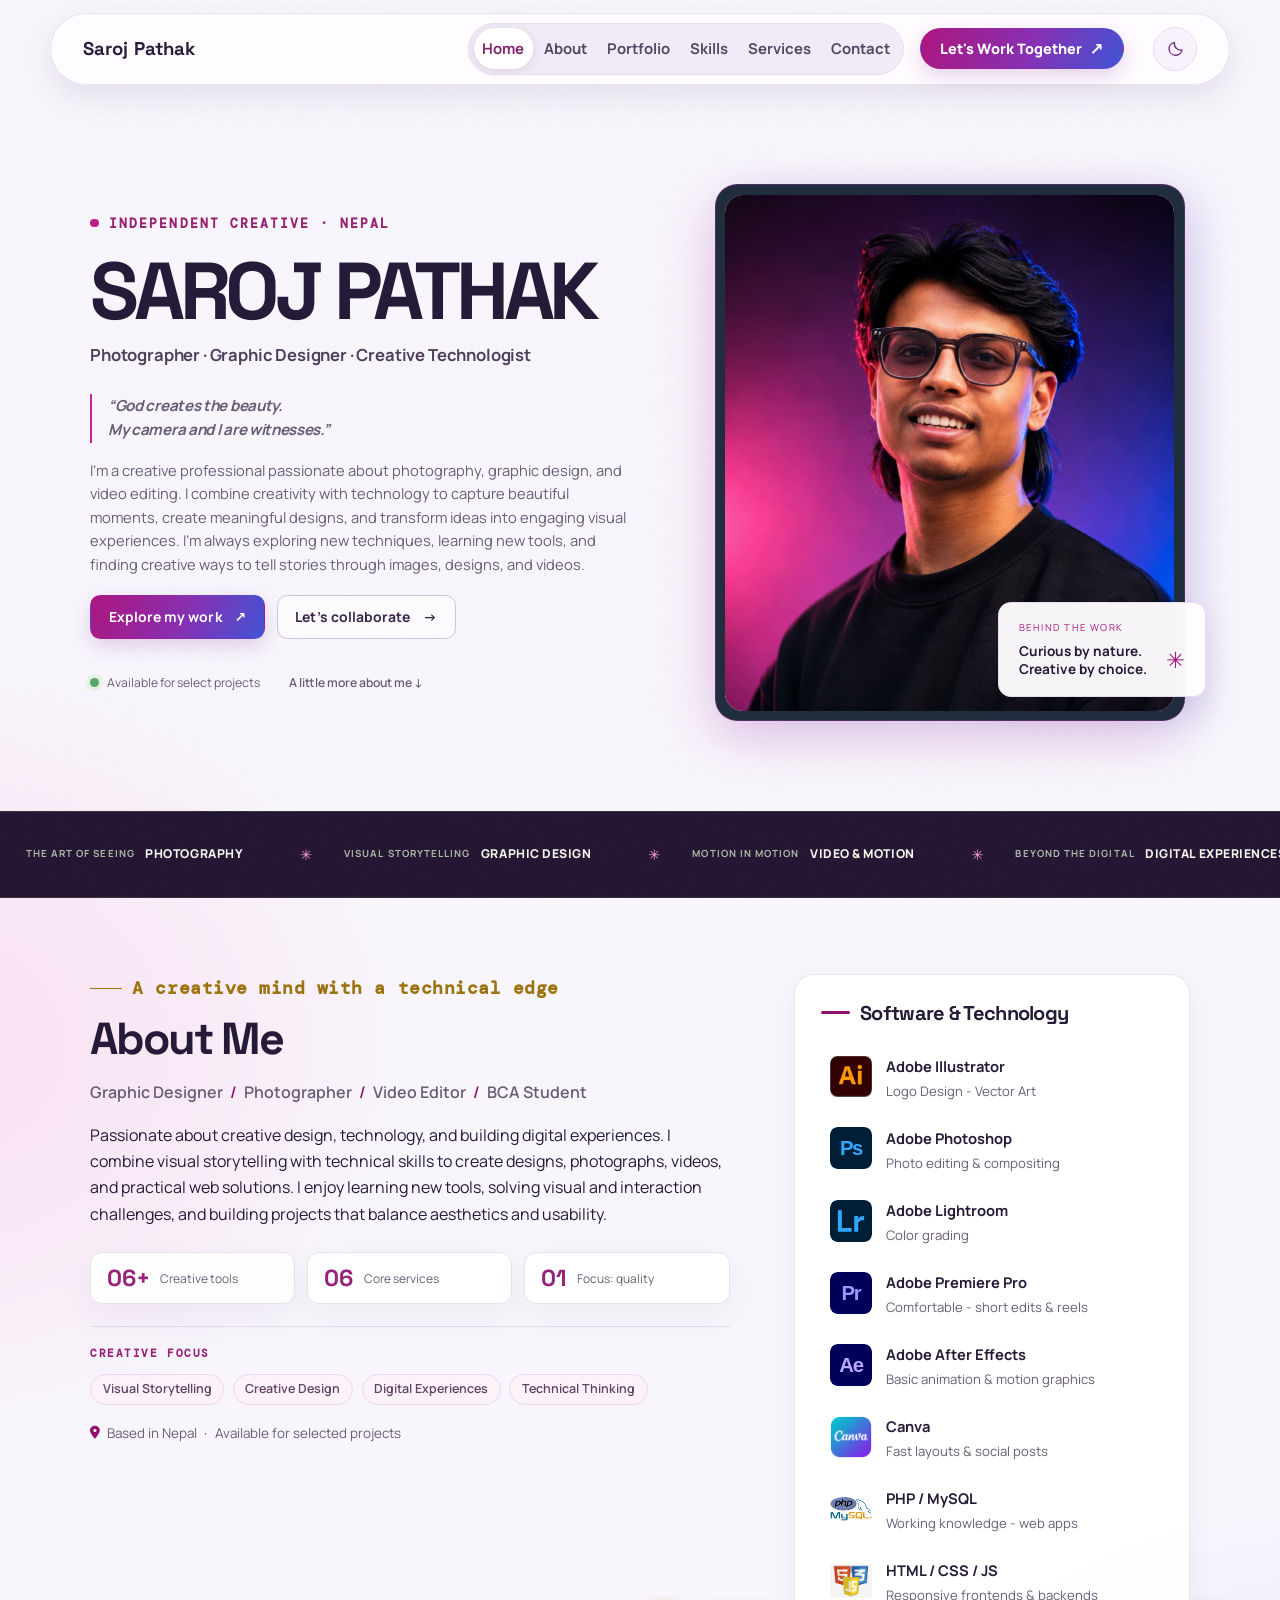
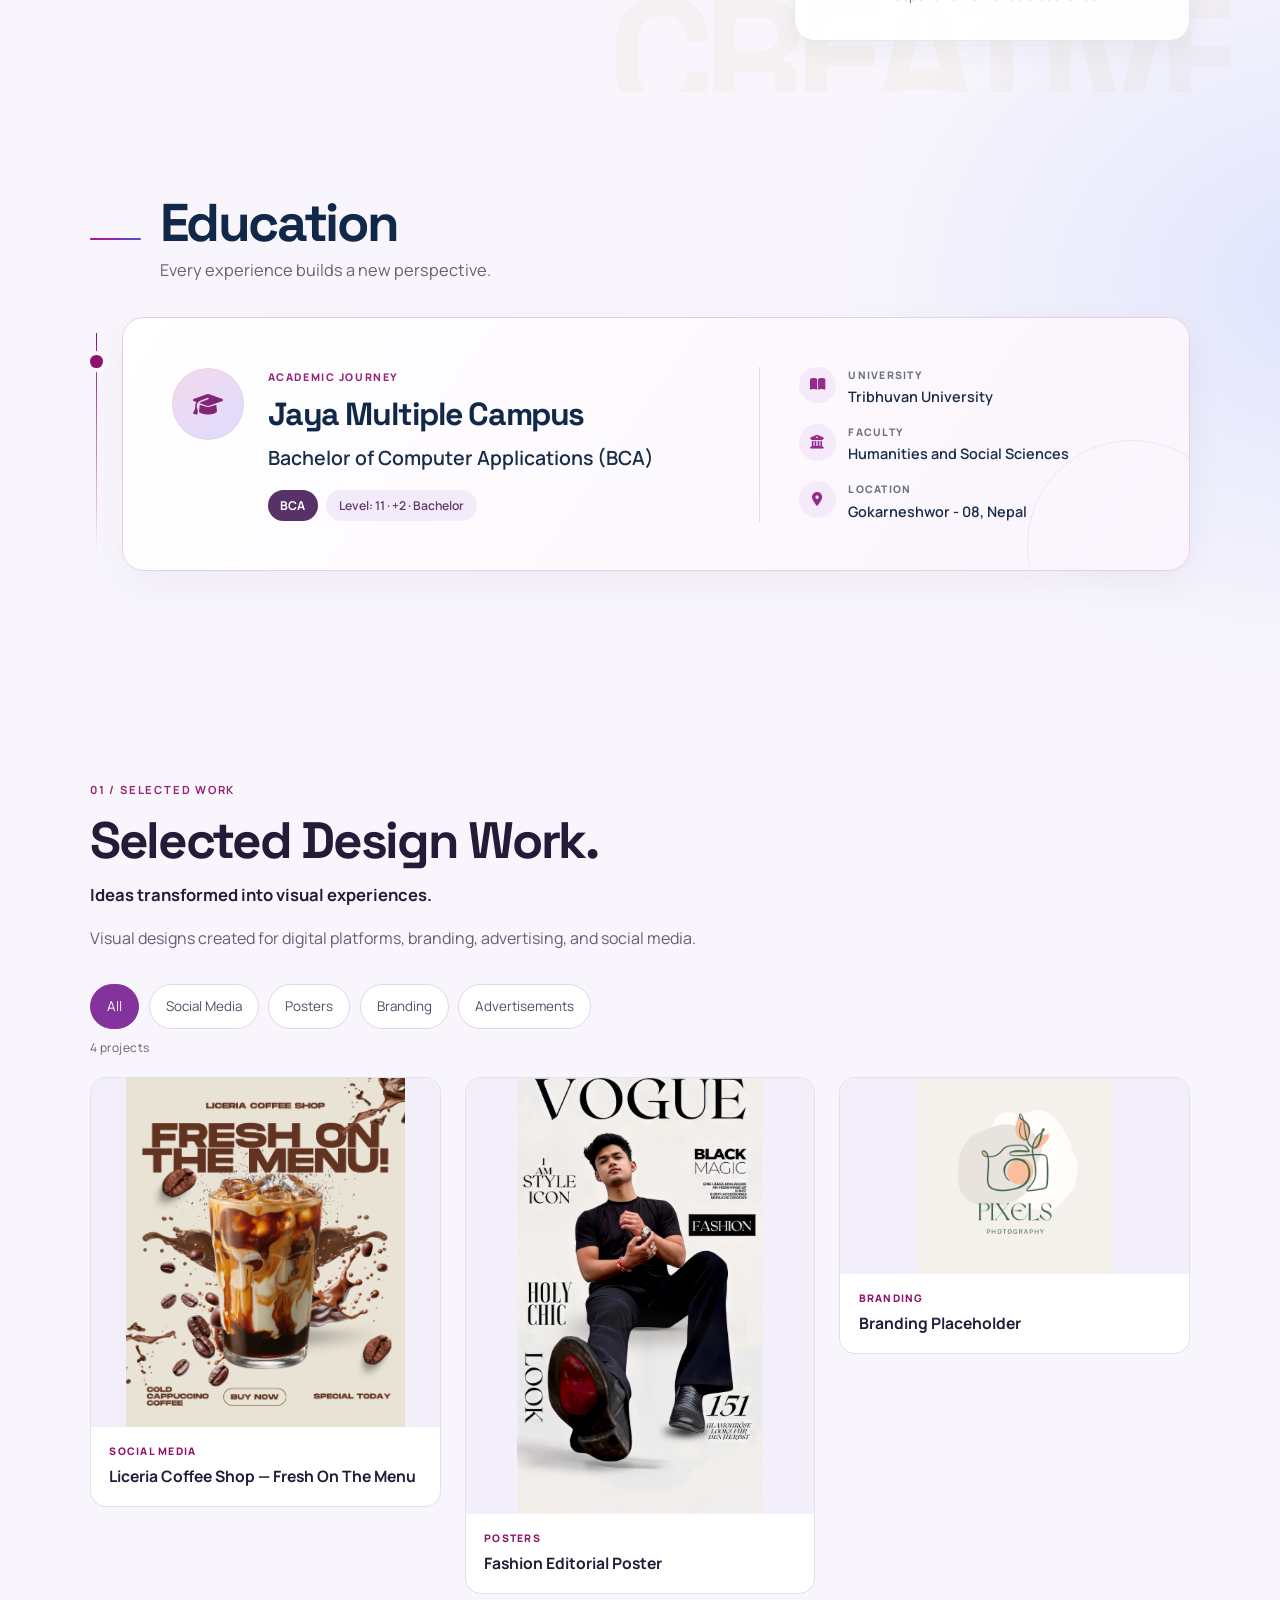
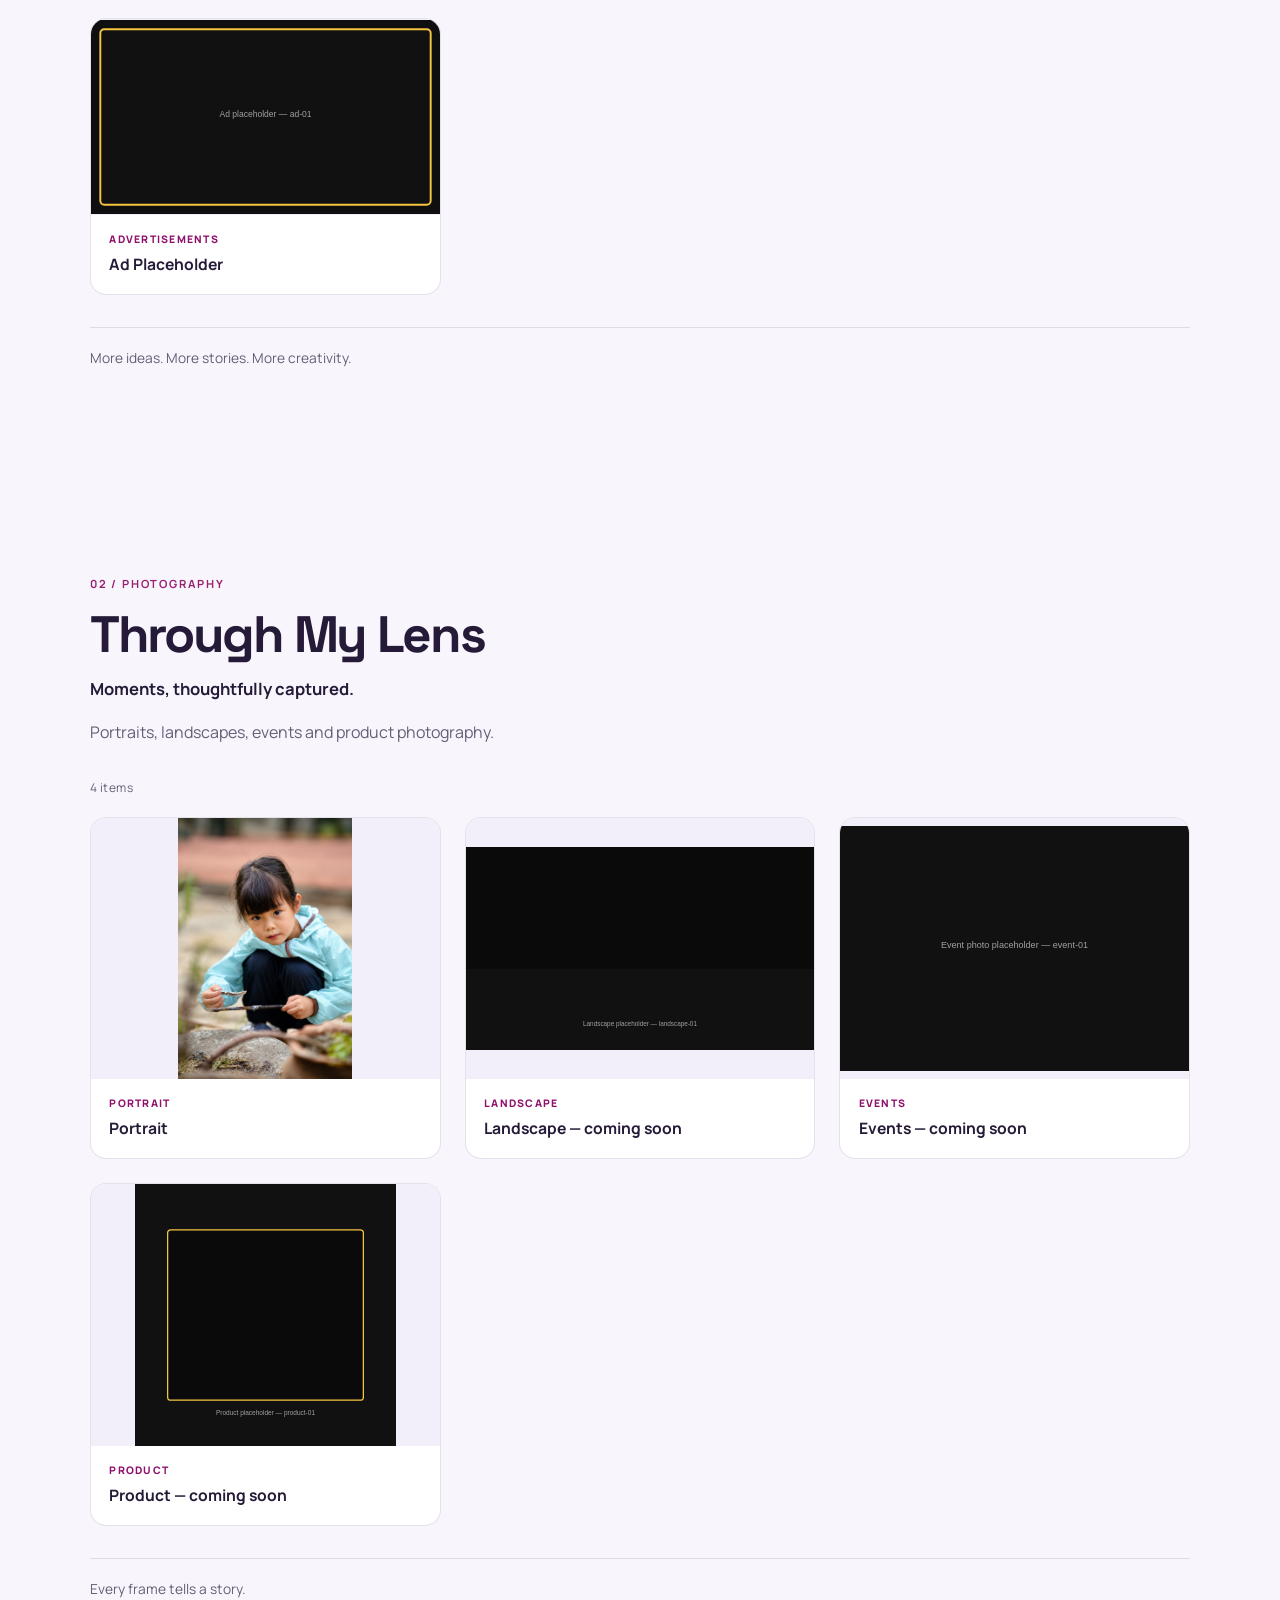
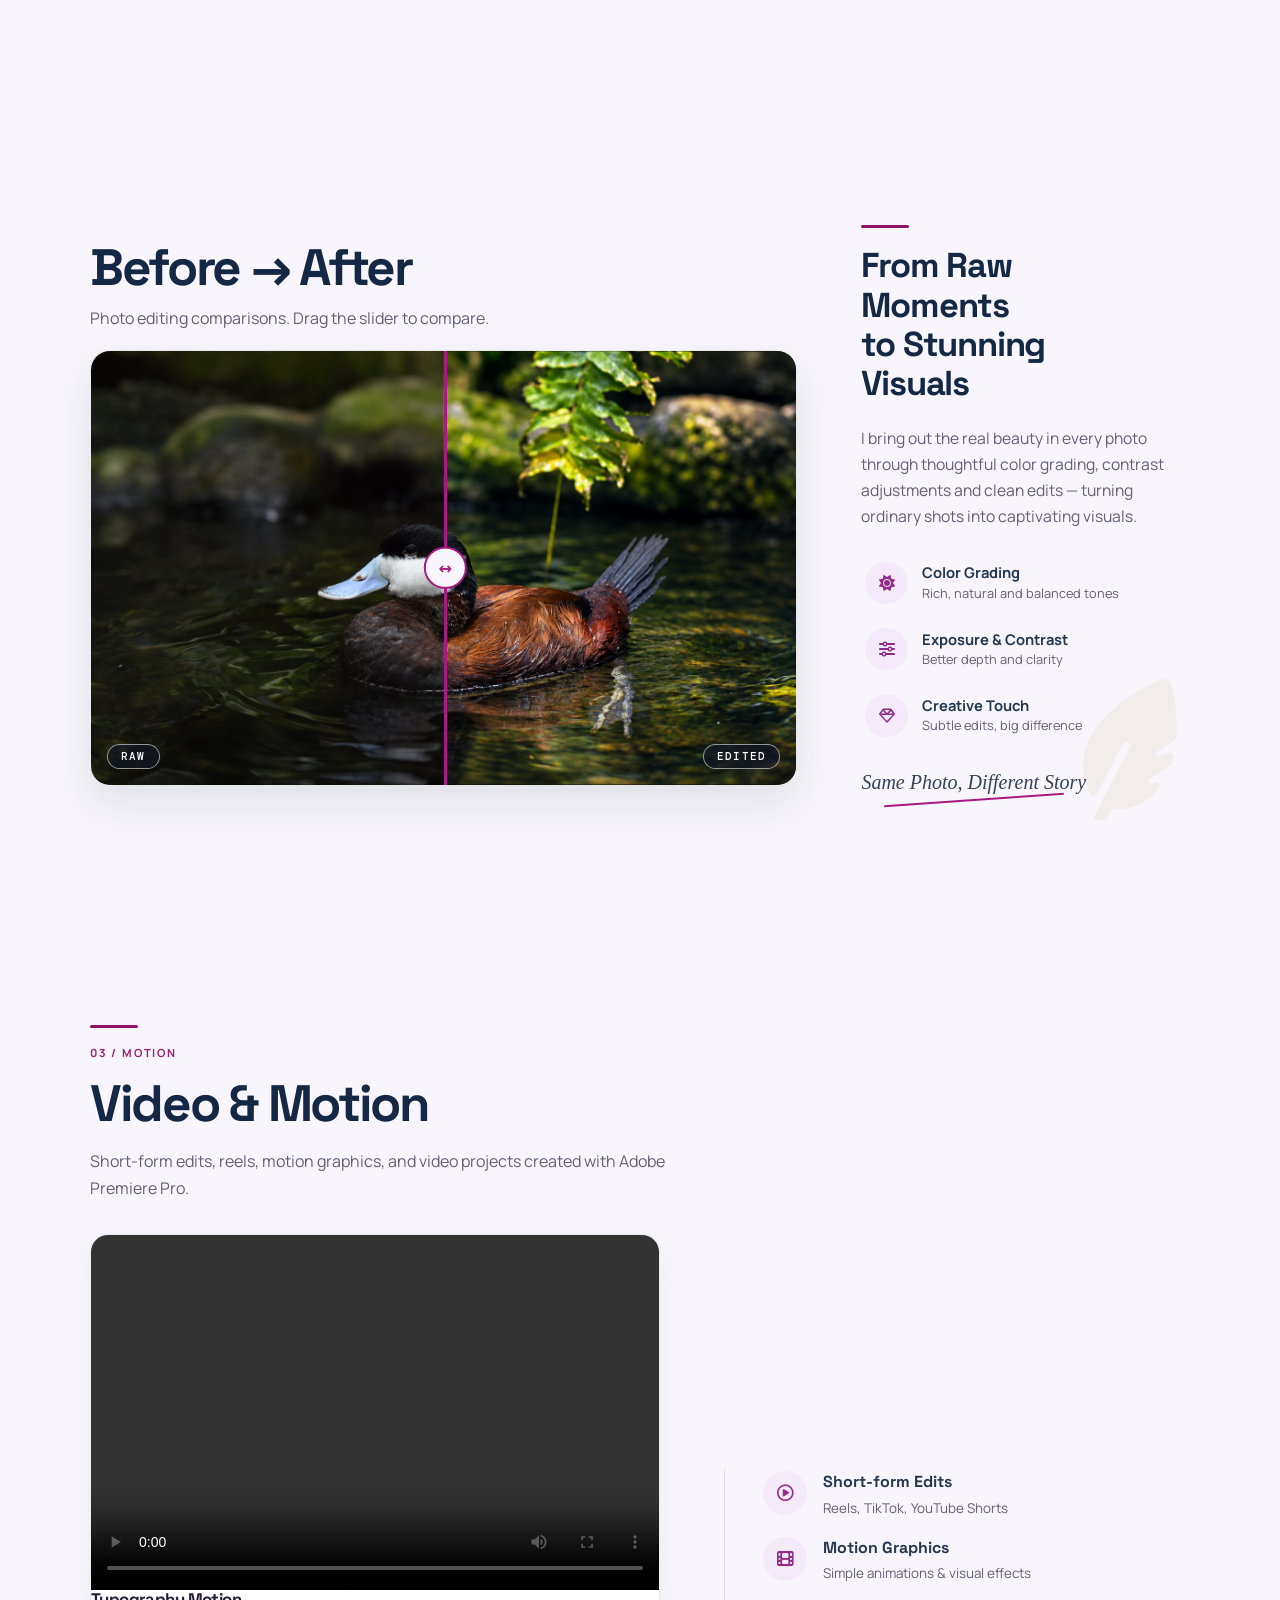
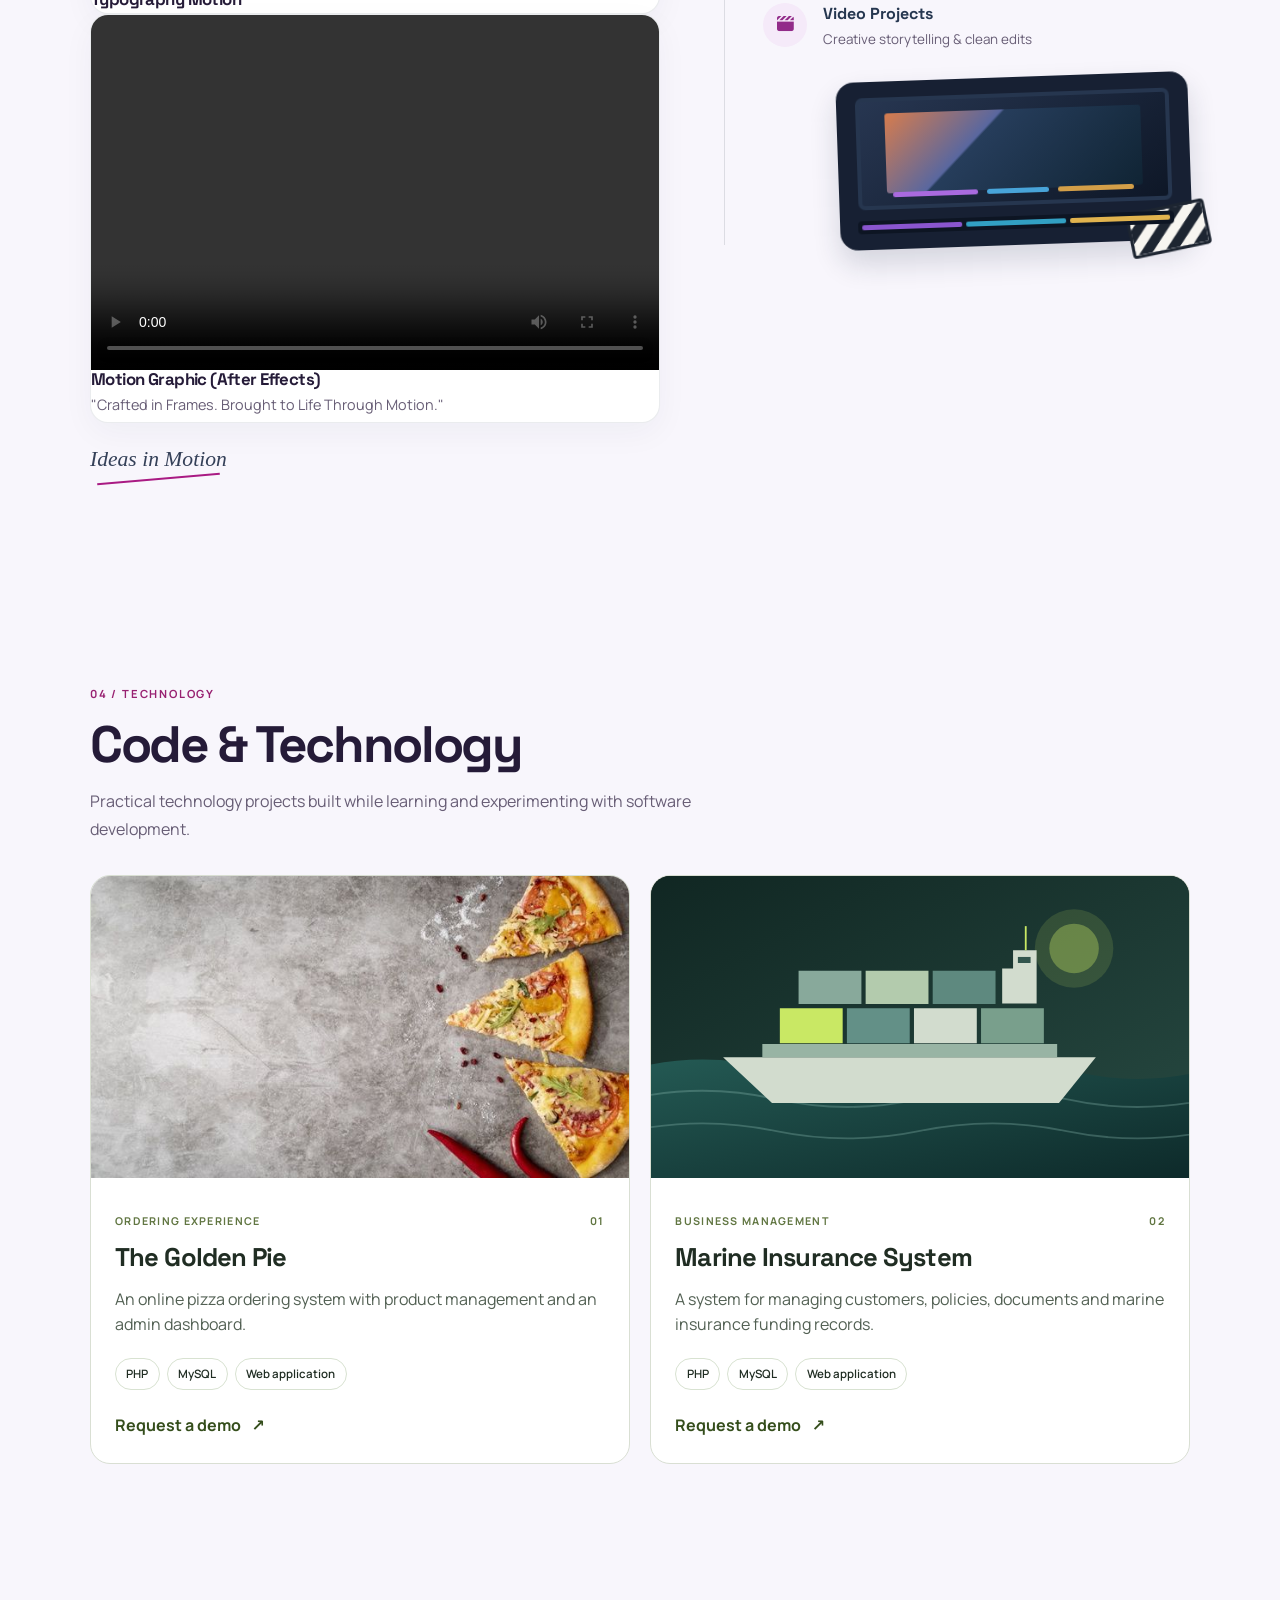
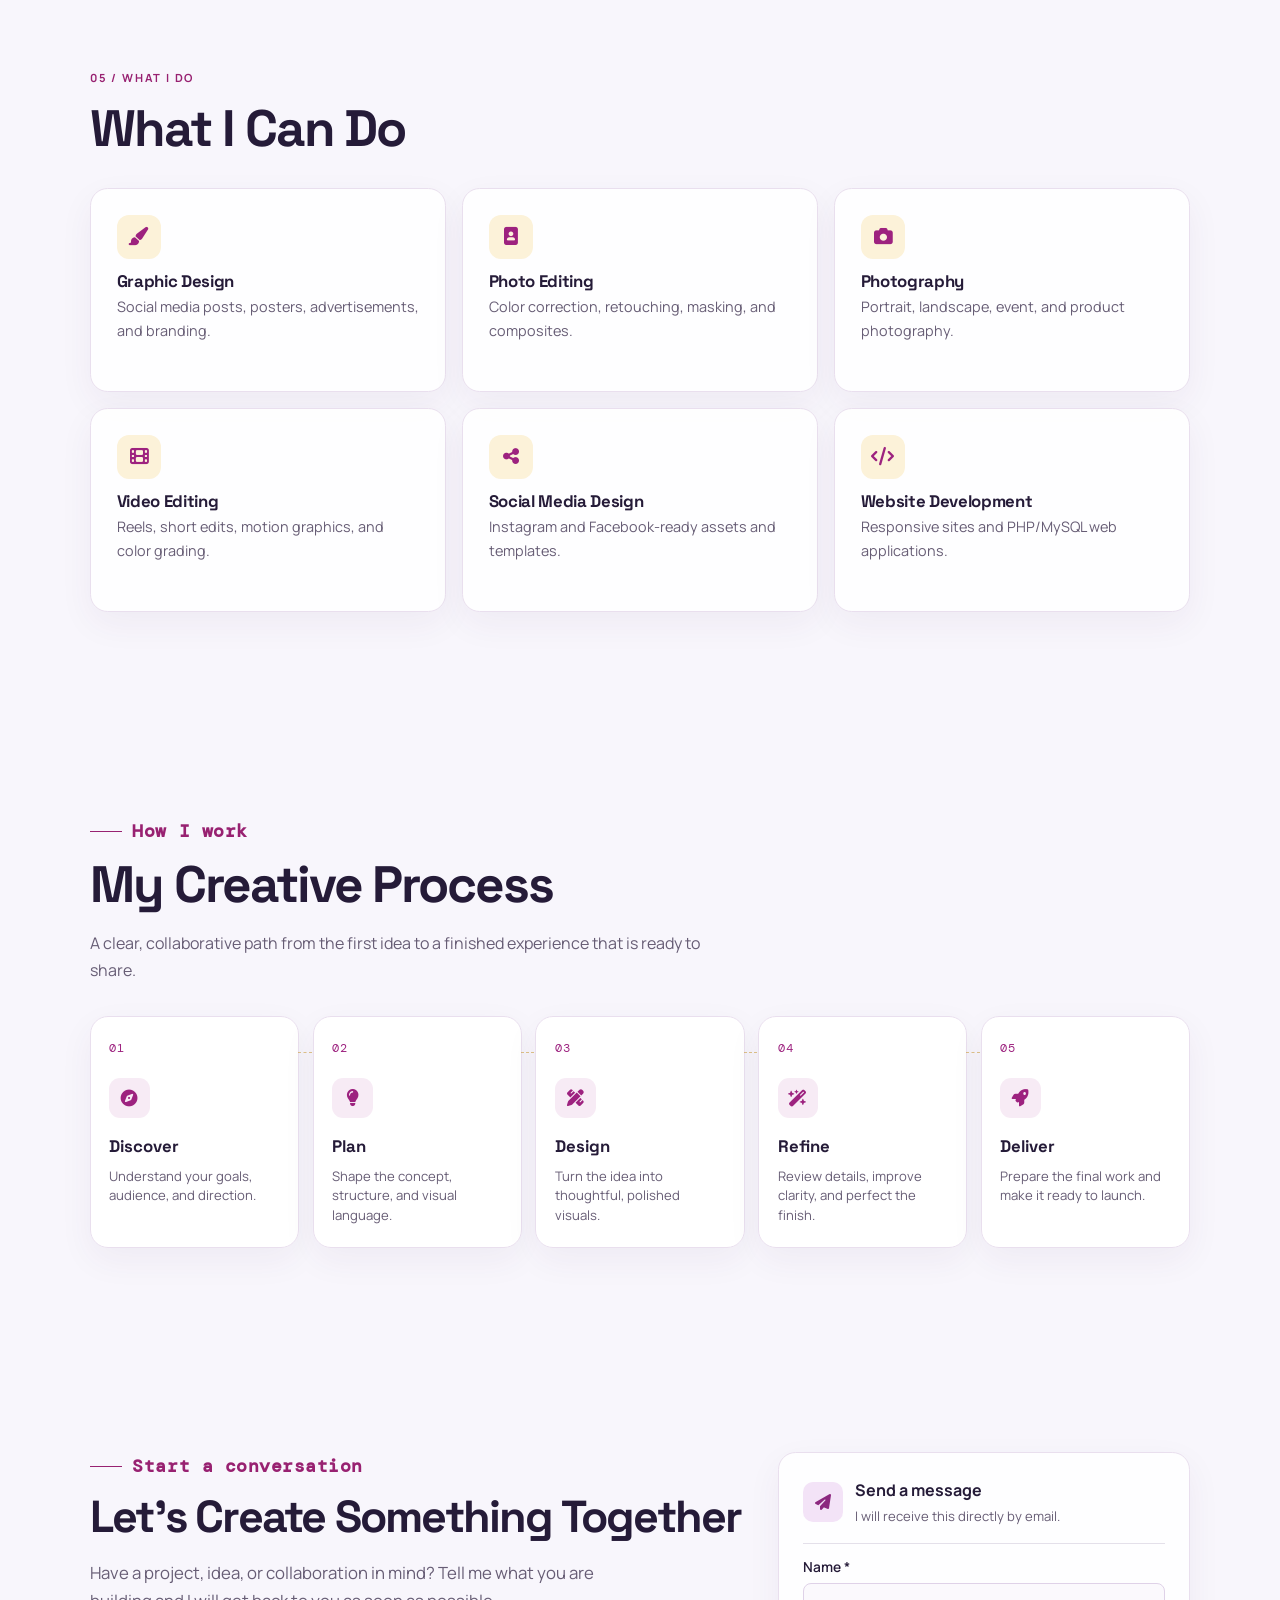
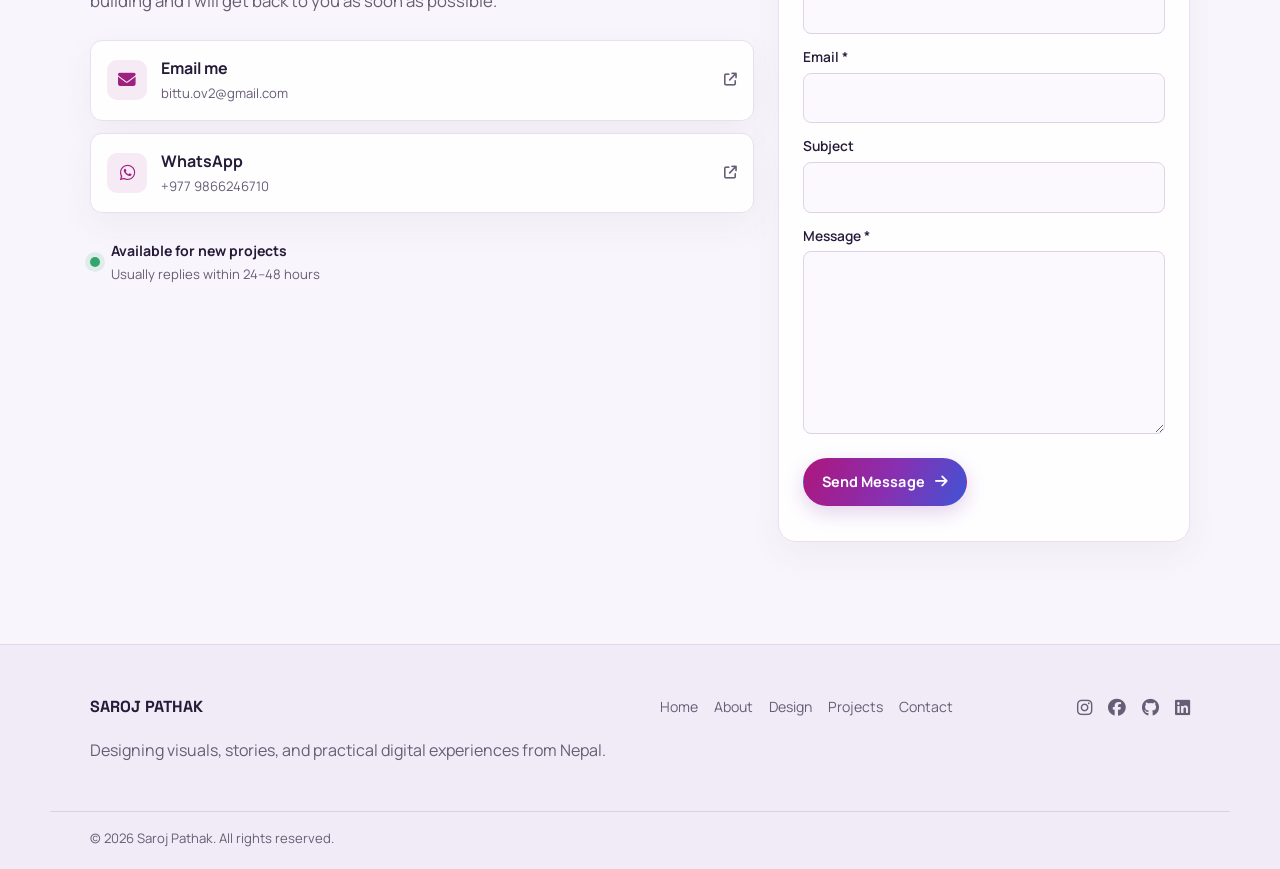
<file: index.html>
<!doctype html>
<html lang="en">
<head>
  <meta charset="utf-8" />
  <meta name="viewport" content="width=device-width, initial-scale=1" />
  <script>
    // Set the saved appearance before painting to avoid a flash of the wrong theme.
    try {
      const theme = localStorage.getItem('portfolio-theme');
      if (theme === 'light' || theme === 'dark') document.documentElement.dataset.theme = theme;
      else if (window.matchMedia('(prefers-color-scheme: dark)').matches) document.documentElement.dataset.theme = 'dark';
    } catch (_) { /* The light theme remains available when storage is blocked. */ }
  </script>
  <title>Saroj Pathak | Graphic Designer, Photographer & Developer</title>
  <meta name="description" content="Portfolio of Saroj Pathak — Graphic Designer, Photographer, Video Editor, BCA Student, and technology enthusiast." />
  <meta property="og:title" content="Saroj Pathak | Graphic Designer, Photographer & Developer" />
  <meta property="og:description" content="Portfolio of Saroj Pathak — Graphic Designer, Photographer, Video Editor, BCA Student, and technology enthusiast." />
  <meta property="og:type" content="website" />
  <meta property="og:url" content="https://www.sarojpathak7.com.np/" />
  <meta property="og:image" content="assets/images/profile.svg" />
  <meta name="twitter:card" content="summary_large_image" />
  <link rel="canonical" href="https://www.sarojpathak7.com.np/" />
  <link rel="icon" type="image/svg+xml" href="assets/images/favicon.svg" />
  <link rel="icon" type="image/png" sizes="16x16" href="assets/images/favicon-16.png" />
  <link rel="icon" type="image/png" sizes="32x32" href="assets/images/favicon-32.png" />
  <link rel="icon" type="image/x-icon" href="assets/images/favicon.ico" />
  <link rel="apple-touch-icon" sizes="180x180" href="assets/images/apple-touch-icon.png" />
  <!-- Fonts & Icons -->
  <link href="https://fonts.googleapis.com/css2?family=Space+Grotesk:wght@500;700&family=Inter:wght@300;400;600;700&display=swap" rel="stylesheet">
  <link rel="stylesheet" href="https://cdnjs.cloudflare.com/ajax/libs/font-awesome/6.4.0/css/all.min.css" referrerpolicy="no-referrer" />
  <link rel="stylesheet" href="css/style.css?v=73565ab" />
  <link rel="stylesheet" href="css/public-refresh.css" />
  <style>
    /* Compact Jaya Multiple Campus record card, aligned to the Education design system. */
    #education .education-heading { gap: 1.05rem; margin-bottom: 1.75rem; }
    #education .education-heading > span { width: 4rem; height: 3px; background: #d7a844; }
    #education .education-heading h2 { font-size: clamp(2.5rem, 4.15vw, 3.55rem); letter-spacing: -.045em; }
    #education .education-heading p { margin-top: .28rem; font-size: 1.02rem; }
    #education .education-card { grid-template-columns: minmax(0, 1.36fr) minmax(310px, .86fr); gap: clamp(2rem, 4.15vw, 4rem); padding: clamp(2rem, 3.8vw, 3rem); border-radius: 23px; background: linear-gradient(125deg, #fffefa 0%, #fff 63%, #faf7ee 100%); box-shadow: 0 13px 30px rgba(22, 38, 61, .075); }
    #education .education-primary { align-items: center; gap: 1.35rem; }
    #education .education-icon { width: 5rem; height: 5rem; flex-basis: 5rem; font-size: 1.85rem; }
    #education .education-copy { padding-left: 1.35rem; }
    #education .education-copy h3 { font-size: clamp(1.8rem, 2.75vw, 2.28rem); letter-spacing: -.045em; }
    #education .education-program { margin: .62rem 0 1.08rem; font-size: clamp(1rem, 1.6vw, 1.22rem); }
    #education .education-meta { gap: 1.35rem; padding-left: clamp(1.5rem, 3.15vw, 2.7rem); }
    #education .education-detail { gap: .95rem; }
    #education .education-detail > i { width: 2.9rem; height: 2.9rem; flex-basis: 2.9rem; }
    #education .education-detail p { font-size: .98rem; line-height: 1.43; }
    @media (max-width: 820px) { #education .education-card { grid-template-columns: 1fr; gap: 1.65rem; } #education .education-meta { padding-top: 1.45rem; } }
    @media (max-width: 560px) { #education .education-heading h2 { font-size: clamp(2.2rem, 11vw, 2.7rem); } #education .education-card { padding: 1.45rem; border-radius: 20px; } #education .education-primary { align-items: flex-start; } #education .education-icon { width: 3.7rem; height: 3.7rem; flex-basis: 3.7rem; font-size: 1.4rem; } #education .education-copy h3 { font-size: 1.55rem; } }
  </style>
  <link rel="stylesheet" href="css/public-theme.css" />
  <link rel="stylesheet" href="css/navigation-dropdowns.css" />
  <link rel="stylesheet" href="css/navigation-pill.css" />
  <link rel="stylesheet" href="css/portrait-light.css" />
  <link rel="stylesheet" href="css/mobile-navigation.css" />
  <link rel="stylesheet" href="css/creative-marquee.css" />
  <link rel="stylesheet" href="css/education-timeline.css" />
  <link rel="stylesheet" href="css/design-gallery.css?v=2" />
  <link rel="stylesheet" href="css/photo-gallery.css" />
  <link rel="stylesheet" href="css/technology-projects.css" />
</head>
<body>
  <header class="site-header">
    <nav class="nav container">
      <a class="brand" href="#home" aria-label="Saroj Pathak home">Saroj Pathak</a>
      <button class="theme-toggle" type="button" aria-label="Switch to dark mode" title="Switch to dark mode" aria-pressed="false">
        <svg class="theme-moon" aria-hidden="true" viewBox="0 0 24 24" fill="none" stroke="currentColor" stroke-width="1.8" stroke-linecap="round" stroke-linejoin="round"><path d="M20.9 13A8.5 8.5 0 0 1 11 3.1 8.5 8.5 0 1 0 20.9 13Z"/></svg>
        <svg class="theme-sun" aria-hidden="true" viewBox="0 0 24 24" fill="none" stroke="currentColor" stroke-width="1.8" stroke-linecap="round"><circle cx="12" cy="12" r="4"/><path d="M12 2v2m0 16v2M4.93 4.93l1.42 1.42m11.3 11.3 1.42 1.42M2 12h2m16 0h2M4.93 19.07l1.42-1.42m11.3-11.3 1.42-1.42"/></svg>
      </button>
      <button class="nav-toggle" aria-expanded="false" aria-controls="mobile-nav-menu" aria-label="Open navigation">
        <span class="hamburger"></span>
      </button>
      <div class="nav-menu" id="nav-menu">
        <ul class="nav-list">
          <li><a href="#home" class="nav-link active">Home</a></li>
          <li><a class="nav-link" href="#about">About</a></li>
          <li><a class="nav-link" href="#design">Portfolio</a></li>
          <li><a class="nav-link" href="#skills">Skills</a></li>
          <li><a class="nav-link" href="#services">Services</a></li>
          <li><a href="#contact" class="nav-link">Contact</a></li>
        </ul>
        <div class="nav-cta">
          <span class="nav-status"><i aria-hidden="true"></i>Available for select projects</span>
          <a class="btn btn-cta" href="#contact">Let's Work Together <span aria-hidden="true">↗</span></a>
        </div>
      </div>
      <div class="mobile-nav-menu" id="mobile-nav-menu">
        <ul class="mobile-nav-list">
          <li><a href="#home" class="mobile-nav-link">Home</a></li>
          <li class="mobile-nav-dropdown">
            <button class="mobile-nav-link mobile-nav-trigger" aria-expanded="false">About <span class="mobile-nav-chevron" aria-hidden="true"></span></button>
            <div class="mobile-nav-submenu"><div class="mobile-nav-items">
              <a href="#about"><strong>About Me</strong><small>Learn more about my background and creative journey.</small></a>
              <a href="#education"><strong>Education</strong><small>BCA student with a passion for technology.</small></a>
            </div></div>
          </li>
          <li class="mobile-nav-dropdown">
            <button class="mobile-nav-link mobile-nav-trigger" aria-expanded="false">Portfolio <span class="mobile-nav-chevron" aria-hidden="true"></span></button>
            <div class="mobile-nav-submenu"><div class="mobile-nav-items">
              <a href="#design"><strong>Design Work</strong><small>Social media, branding and creative design.</small></a>
              <a href="#photography"><strong>Photography</strong><small>Portrait, travel and product photography.</small></a>
              <a href="#editing"><strong>Before &amp; After</strong><small>Explore photo editing comparisons.</small></a>
              <a href="#video"><strong>Video &amp; Motion</strong><small>Edits, reels and motion graphics.</small></a>
              <a href="#projects"><strong>Code &amp; Technology</strong><small>Explore development projects.</small></a>
            </div></div>
          </li>
          <li class="mobile-nav-dropdown">
            <button class="mobile-nav-link mobile-nav-trigger" aria-expanded="false">Skills <span class="mobile-nav-chevron" aria-hidden="true"></span></button>
            <div class="mobile-nav-submenu"><div class="mobile-nav-items">
              <a href="#skills"><strong>Software &amp; Technology</strong><small>Adobe tools, Canva, PHP and front-end development.</small></a>
            </div></div>
          </li>
          <li class="mobile-nav-dropdown">
            <button class="mobile-nav-link mobile-nav-trigger" aria-expanded="false">Services <span class="mobile-nav-chevron" aria-hidden="true"></span></button>
            <div class="mobile-nav-submenu"><div class="mobile-nav-items">
              <a href="#services"><strong>Services</strong><small>Design, photography, video and web.</small></a>
              <a href="#process"><strong>Creative Process</strong><small>How an idea becomes finished work.</small></a>
            </div></div>
          </li>
          <li><a href="#contact" class="mobile-nav-link">Contact</a></li>
        </ul>
        <div class="mobile-nav-cta">
          <span class="nav-status"><i aria-hidden="true"></i>Available for select projects</span>
          <a class="btn btn-cta" href="#contact">Let's Work Together <span aria-hidden="true">↗</span></a>
        </div>
      </div>
    </nav>
    <div class="nav-progress" aria-hidden="true"><span></span></div>
    <div class="mobile-nav-backdrop" aria-hidden="true"></div>
  </header>

  <main>
    <!-- HERO -->
    <section id="home" class="hero container">
      <div class="hero-content">
        <p class="eyebrow hero-eyebrow"><span class="hero-dot" aria-hidden="true"></span> Independent creative · Nepal</p>
        <h1 class="hero-title">SAROJ PATHAK</h1>
        <p class="hero-role">Photographer · Graphic Designer · Creative Technologist</p>
        <p class="hero-sub">“God creates the beauty.<br>My camera and I are witnesses.”</p>
        <p class="hero-intro">I’m a creative professional passionate about photography, graphic design, and video editing. I combine creativity with technology to capture beautiful moments, create meaningful designs, and transform ideas into engaging visual experiences. I’m always exploring new techniques, learning new tools, and finding creative ways to tell stories through images, designs, and videos.</p>
        <div class="hero-actions">
          <a class="btn btn-primary" href="#design">Explore my work <span aria-hidden="true">↗</span></a>
          <a class="btn btn-outline" href="#contact">Let’s collaborate <span aria-hidden="true">→</span></a>
        </div>
        <div class="hero-meta"><span><span class="availability-indicator" aria-hidden="true"></span> Available for select projects</span><a href="#about">A little more about me ↓</a></div>
      </div>

      <div class="hero-media">
        <div class="profile-frame">
          <img src="assets/images/profile.png" alt="Portrait of Saroj Pathak" class="profile-photo" />
          <div class="profile-decor" aria-hidden="true"></div>
        </div>
        <div class="portrait-caption"><span>BEHIND THE WORK</span><strong>Curious by nature.<br>Creative by choice.</strong><span aria-hidden="true">✳</span></div>
      </div>
    </section>

    <div class="discipline-bar reveal" aria-label="Creative expertise">
      <div class="marquee-track">
        <div class="marquee-group">
          <a class="marquee-item" href="#photography"><span class="marquee-kicker">The art of seeing</span><span class="marquee-title">Photography</span><span class="marquee-arrow" aria-hidden="true">↗</span></a><span class="marquee-star" aria-hidden="true">✳</span>
          <a class="marquee-item" href="#design"><span class="marquee-kicker">Visual storytelling</span><span class="marquee-title">Graphic Design</span><span class="marquee-arrow" aria-hidden="true">↗</span></a><span class="marquee-star" aria-hidden="true">✳</span>
          <a class="marquee-item" href="#video"><span class="marquee-kicker">Motion in motion</span><span class="marquee-title">Video &amp; Motion</span><span class="marquee-arrow" aria-hidden="true">↗</span></a><span class="marquee-star" aria-hidden="true">✳</span>
          <a class="marquee-item" href="#projects"><span class="marquee-kicker">Beyond the digital</span><span class="marquee-title">Digital Experiences</span><span class="marquee-arrow" aria-hidden="true">↗</span></a><span class="marquee-star" aria-hidden="true">✳</span>
        </div>
        <div class="marquee-group" aria-hidden="true" inert>
          <a class="marquee-item" href="#photography"><span class="marquee-kicker">The art of seeing</span><span class="marquee-title">Photography</span><span class="marquee-arrow" aria-hidden="true">↗</span></a><span class="marquee-star" aria-hidden="true">✳</span>
          <a class="marquee-item" href="#design"><span class="marquee-kicker">Visual storytelling</span><span class="marquee-title">Graphic Design</span><span class="marquee-arrow" aria-hidden="true">↗</span></a><span class="marquee-star" aria-hidden="true">✳</span>
          <a class="marquee-item" href="#video"><span class="marquee-kicker">Motion in motion</span><span class="marquee-title">Video &amp; Motion</span><span class="marquee-arrow" aria-hidden="true">↗</span></a><span class="marquee-star" aria-hidden="true">✳</span>
          <a class="marquee-item" href="#projects"><span class="marquee-kicker">Beyond the digital</span><span class="marquee-title">Digital Experiences</span><span class="marquee-arrow" aria-hidden="true">↗</span></a><span class="marquee-star" aria-hidden="true">✳</span>
        </div>
      </div>
    </div>

    <!-- ABOUT -->
    <section id="about" class="section container reveal">
      <div class="section-grid">
        <div class="about-copy">
          <p class="eyebrow">A creative mind with a technical edge</p>
          <h2>About Me</h2>
          <p class="about-role">Graphic Designer <span>/</span> Photographer <span>/</span> Video Editor <span>/</span> BCA Student</p>
          <p>Passionate about creative design, technology, and building digital experiences. I combine visual storytelling with technical skills to create designs, photographs, videos, and practical web solutions. I enjoy learning new tools, solving visual and interaction challenges, and building projects that balance aesthetics and usability.</p>
          <div class="about-stats"><div><strong>06+</strong><span>Creative tools</span></div><div><strong>06</strong><span>Core services</span></div><div><strong>01</strong><span>Focus: quality</span></div></div>
          <div class="creative-focus" aria-label="Creative focus">
            <span class="creative-focus-label">Creative Focus</span>
            <ul class="creative-focus-list">
              <li>Visual Storytelling</li>
              <li>Creative Design</li>
              <li>Digital Experiences</li>
              <li>Technical Thinking</li>
            </ul>
          </div>
          <p class="about-location"><i class="fa-solid fa-location-dot" aria-hidden="true"></i> Based in Nepal <span aria-hidden="true">&middot;</span> Available for selected projects</p>
        </div>
        <div class="skills-card" id="skills">
          <h3>Software & Technology</h3>
          <div class="skills-grid">
            <div class="skill">
              <img class="skill-icon" src="assets/images/tools/photoshop.svg" alt="" />
              <div>
                <strong>Adobe Photoshop</strong>
                <p class="muted">Experienced - photo editing & compositing</p>
              </div>
            </div>
            <div class="skill">
              <img class="skill-icon" src="assets/images/tools/lightroom.svg" alt="" />
              <div>
                <strong>Adobe Lightroom</strong>
                <p class="muted">Experienced - color grading</p>
              </div>
            </div>
            <div class="skill">
              <img class="skill-icon" src="assets/images/tools/premiere-pro.svg" alt="" />
              <div>
                <strong>Adobe Premiere Pro</strong>
                <p class="muted">Comfortable - short edits & reels</p>
              </div>
            </div>
            <div class="skill">
              <img class="skill-icon" src="assets/images/tools/after-effects.svg" alt="" />
              <div>
                <strong>Adobe After Effects</strong>
                <p class="muted">Basic animation &amp; motion graphics</p>
              </div>
            </div>
            <div class="skill">
              <img class="skill-icon" src="assets/images/tools/premiere.jpg" alt="" />
              <div>
                <strong>Canva</strong>
                <p class="muted">Fast layouts & social posts</p>
              </div>
            </div>
            <div class="skill">
              <img class="skill-icon" src="assets/images/tools/php-mysql.png" alt="" />
              <div>
                <strong>PHP / MySQL</strong>
                <p class="muted">Working knowledge - web apps</p>
              </div>
            </div>
            <div class="skill">
              <img class="skill-icon" src="assets/images/tools/web-stack.jpg" alt="" />
              <div>
                <strong>HTML / CSS / JS</strong>
                <p class="muted">Experienced - responsive frontends</p>
              </div>
            </div>
          </div>
        </div>
      </div>
    </section>

    <!-- EDUCATION -->
    <section id="education" class="section container reveal">
      <div class="education-heading">
        <span aria-hidden="true"></span>
        <div>
          <h2>Education</h2>
          <p>Every experience builds a new perspective.</p>
        </div>
      </div>
      <ol class="education-timeline">
      <li class="education-milestone">
      <article class="education-card">
        <div class="education-primary">
          <div class="education-icon" aria-hidden="true"><i class="fa-solid fa-graduation-cap"></i></div>
          <div class="education-copy">
            <p class="education-kicker">Academic journey</p>
            <h3>Jaya Multiple Campus</h3>
            <p class="education-program">Bachelor of Computer Applications (BCA)</p>
            <div class="education-badges"><span>BCA</span><span>Level: 11 &middot; +2 &middot; Bachelor</span></div>
          </div>
        </div>
        <div class="education-meta">
          <div class="education-detail">
            <i class="fa-solid fa-book-open" aria-hidden="true"></i>
            <div><span>University</span><p>Tribhuvan University</p></div>
          </div>
          <div class="education-detail">
            <i class="fa-solid fa-building-columns" aria-hidden="true"></i>
            <div><span>Faculty</span><p>Humanities and Social Sciences</p></div>
          </div>
          <div class="education-detail">
            <i class="fa-solid fa-location-dot" aria-hidden="true"></i>
            <div><span>Location</span><p>Gokarneshwor - 08, Nepal</p></div>
          </div>
        </div>
      </article>
      </li>
      </ol>
    </section>

    <!-- DESIGN PORTFOLIO -->
    <section id="design" class="section container reveal">
      <div class="section-head">
        <p class="section-kicker">01 / SELECTED WORK</p>
        <h2>Selected Design Work.</h2>
        <p class="design-subtitle">Ideas transformed into visual experiences.</p>
        <p class="muted">Visual designs created for digital platforms, branding, advertising, and social media.</p>
      </div>
      <div class="filter-bar">
        <button type="button" class="filter-btn active" data-filter="all" aria-pressed="true">All</button>
        <button type="button" class="filter-btn" data-filter="social" aria-pressed="false">Social Media</button>
        <button type="button" class="filter-btn" data-filter="poster" aria-pressed="false">Posters</button>
        <button type="button" class="filter-btn" data-filter="branding" aria-pressed="false">Branding</button>
        <button type="button" class="filter-btn" data-filter="ad" aria-pressed="false">Advertisements</button>
      </div>
      <p id="design-count" class="design-count" role="status" aria-live="polite"></p>
      <div id="design-grid" class="projects-grid"></div>
      <p class="design-footer">More ideas. More stories. More creativity.</p>
    </section>

    <!-- PHOTOGRAPHY -->
    <section id="photography" class="section container reveal">
      <div class="section-head">
        <p class="section-kicker">02 / PHOTOGRAPHY</p>
        <h2>Through My Lens</h2>
        <p class="photo-subtitle">Moments, thoughtfully captured.</p>
        <p class="muted">Portraits, landscapes, events and product photography.</p>
      </div>
      <p id="photo-count" class="photo-count" role="status" aria-live="polite"></p>
      <div id="photo-grid" class="masonry-grid"></div>
      <p class="photo-footer">Every frame tells a story.</p>
    </section>

    <!-- BEFORE / AFTER -->
    <section id="editing" class="section container reveal">
      <div class="editing-layout">
        <div class="editing-comparison">
          <div class="editing-head">
            <h2>Before → After</h2>
            <p class="muted">Photo editing comparisons. Drag the slider to compare.</p>
          </div>
          <div class="before-after-list">
            <div class="before-after" data-before="assets/images/editing/before-duck.jpg" data-after="assets/images/editing/after-duck.png"></div>
          </div>
        </div>
        <aside class="editing-panel">
          <span class="editing-accent" aria-hidden="true"></span>
          <h3>From Raw Moments<br>to Stunning Visuals</h3>
          <p class="editing-lead">I bring out the real beauty in every photo through thoughtful color grading, contrast adjustments and clean edits — turning ordinary shots into captivating visuals.</p>
          <div class="editing-skills">
            <div class="editing-skill"><i class="fa-solid fa-sun" aria-hidden="true"></i><div><strong>Color Grading</strong><span>Rich, natural and balanced tones</span></div></div>
            <div class="editing-skill"><i class="fa-solid fa-sliders" aria-hidden="true"></i><div><strong>Exposure &amp; Contrast</strong><span>Better depth and clarity</span></div></div>
            <div class="editing-skill"><i class="fa-regular fa-gem" aria-hidden="true"></i><div><strong>Creative Touch</strong><span>Subtle edits, big difference</span></div></div>
          </div>
          <p class="editing-signature">Same Photo, Different Story</p>
          <i class="fa-solid fa-feather-pointed editing-feather" aria-hidden="true"></i>
        </aside>
      </div>
    </section>

    <!-- VIDEO -->
    <section id="video" class="section container reveal">
      <div class="section-head video-heading">
        <p class="section-kicker">03 / MOTION</p>
        <h2>Video &amp; Motion</h2>
        <p class="muted">Short-form edits, reels, motion graphics, and video projects created with Adobe Premiere Pro.</p>
      </div>
      <div class="video-showcase">
        <div class="video-feature-column">
          <div id="video-grid" class="video-grid video-feature-grid">
            <article class="video-feature-card">
              <img src="assets/images/tools/premiere-pro.svg" alt="Adobe Premiere Pro" class="video-pr-icon" />
              <div><span class="video-kicker">Featured Project</span><h3>Video Coming Soon</h3><p>Project Placeholder</p><small>Premiere Pro / Reels</small></div>
              <span class="video-arrow" aria-hidden="true">→</span>
            </article>
          </div>
          <p class="video-signature">Ideas in Motion</p>
        </div>
        <div class="video-side">
          <div class="video-capabilities">
            <div class="video-capability"><i class="fa-regular fa-circle-play" aria-hidden="true"></i><div><strong>Short-form Edits</strong><span>Reels, TikTok, YouTube Shorts</span></div></div>
            <div class="video-capability"><i class="fa-solid fa-film" aria-hidden="true"></i><div><strong>Motion Graphics</strong><span>Simple animations &amp; visual effects</span></div></div>
            <div class="video-capability"><i class="fa-solid fa-clapperboard" aria-hidden="true"></i><div><strong>Video Projects</strong><span>Creative storytelling &amp; clean edits</span></div></div>
          </div>
          <div class="video-visual" aria-hidden="true"><div class="video-monitor"><span></span><span></span><span></span></div><div class="video-timeline"><i></i><i></i><i></i></div><div class="video-clapper"></div></div>
        </div>
      </div>
    </section>

    <!-- DEVELOPMENT PROJECTS -->
    <section id="projects" class="section container reveal">
      <div class="section-head">
        <p class="section-kicker">04 / TECHNOLOGY</p>
        <h2>Code & Technology</h2>
        <p class="muted">Practical technology projects built while learning and experimenting with software development.</p>
      </div>
      <div class="technology-grid">
        <article class="technology-card">
          <div class="technology-art"><img src="assets/images/projects/golden-pie.jpg" alt="Pizza image from The Golden Pie project" loading="lazy" /></div>
          <div class="technology-content">
            <p class="technology-kicker">ORDERING EXPERIENCE <span>01</span></p>
            <h3>The Golden Pie</h3>
            <p>An online pizza ordering system with product management and an admin dashboard.</p>
            <ul class="technology-tags" aria-label="Technologies"><li>PHP</li><li>MySQL</li><li>Web application</li></ul>
            <a class="technology-link" href="#contact">Request a demo <span aria-hidden="true">↗</span></a>
          </div>
        </article>
        <article class="technology-card">
          <div class="technology-art"><img src="assets/images/projects/marine-illustration.svg" alt="Illustration of a cargo ship at sea" loading="lazy" /></div>
          <div class="technology-content">
            <p class="technology-kicker">BUSINESS MANAGEMENT <span>02</span></p>
            <h3>Marine Insurance System</h3>
            <p>A system for managing customers, policies, documents and marine insurance funding records.</p>
            <ul class="technology-tags" aria-label="Technologies"><li>PHP</li><li>MySQL</li><li>Web application</li></ul>
            <a class="technology-link" href="#contact">Request a demo <span aria-hidden="true">↗</span></a>
          </div>
        </article>
      </div>
    </section>

    <!-- SERVICES -->
    <section id="services" class="section container reveal">
      <p class="section-kicker">05 / WHAT I DO</p>
      <h2>What I Can Do</h2>
      <div class="services-grid">
        <article class="service">
          <i class="fa-solid fa-paintbrush"></i>
          <h4>Graphic Design</h4>
          <p>Social media posts, posters, advertisements, and branding.</p>
        </article>
        <article class="service">
          <i class="fa-solid fa-image-portrait"></i>
          <h4>Photo Editing</h4>
          <p>Color correction, retouching, masking, and composites.</p>
        </article>
        <article class="service">
          <i class="fa-solid fa-camera"></i>
          <h4>Photography</h4>
          <p>Portrait, landscape, event, and product photography.</p>
        </article>
        <article class="service">
          <i class="fa-solid fa-film"></i>
          <h4>Video Editing</h4>
          <p>Reels, short edits, motion graphics, and color grading.</p>
        </article>
        <article class="service">
          <i class="fa-solid fa-share-nodes"></i>
          <h4>Social Media Design</h4>
          <p>Instagram and Facebook-ready assets and templates.</p>
        </article>
        <article class="service">
          <i class="fa-solid fa-code"></i>
          <h4>Website Development</h4>
          <p>Responsive sites and PHP/MySQL web applications.</p>
        </article>
      </div>
    </section>

    <!-- PROCESS -->
    <section id="process" class="section container reveal">
      <div class="section-head">
        <p class="eyebrow">How I work</p>
        <h2>My Creative Process</h2>
        <p class="muted">A clear, collaborative path from the first idea to a finished experience that is ready to share.</p>
      </div>
      <div id="process-timeline" class="process-timeline">
        <div class="step"><span class="step-number">01</span><i class="fa-solid fa-compass"></i><strong>Discover</strong><small>Understand your goals, audience, and direction.</small></div>
        <div class="step"><span class="step-number">02</span><i class="fa-solid fa-lightbulb"></i><strong>Plan</strong><small>Shape the concept, structure, and visual language.</small></div>
        <div class="step"><span class="step-number">03</span><i class="fa-solid fa-pen-ruler"></i><strong>Design</strong><small>Turn the idea into thoughtful, polished visuals.</small></div>
        <div class="step"><span class="step-number">04</span><i class="fa-solid fa-wand-magic-sparkles"></i><strong>Refine</strong><small>Review details, improve clarity, and perfect the finish.</small></div>
        <div class="step"><span class="step-number">05</span><i class="fa-solid fa-rocket"></i><strong>Deliver</strong><small>Prepare the final work and make it ready to launch.</small></div>
      </div>
    </section>

    <!-- CONTACT -->
    <section id="contact" class="section container reveal">
      <div class="contact-grid">
        <div>
          <p class="eyebrow">Start a conversation</p>
          <h2>Let's Create Something Together</h2>
          <p class="muted contact-lead">Have a project, idea, or collaboration in mind? Tell me what you are building and I will get back to you as soon as possible.</p>
          <div class="contact-cards">
            <a class="contact-card" href="mailto:bittu.ov2@gmail.com">
              <span class="contact-card-icon"><i class="fa-solid fa-envelope"></i></span>
              <span><strong>Email me</strong><small>bittu.ov2@gmail.com</small></span>
              <i class="fa-solid fa-arrow-up-right-from-square contact-card-arrow"></i>
            </a>
            <a class="contact-card" href="https://wa.me/9779866246710" target="_blank" rel="noopener">
              <span class="contact-card-icon"><i class="fa-brands fa-whatsapp"></i></span>
              <span><strong>WhatsApp</strong><small>+977 9866246710</small></span>
              <i class="fa-solid fa-arrow-up-right-from-square contact-card-arrow"></i>
            </a>
          </div>
          <div class="availability"><span class="availability-dot"></span><span><strong>Available for new projects</strong><small>Usually replies within 24–48 hours</small></span></div>
        </div>
        <div>
          <form id="contact-form" class="contact-form" action="https://formsubmit.co/bittu.ov2@gmail.com" method="POST" novalidate>
            <div class="form-heading"><span class="form-icon"><i class="fa-solid fa-paper-plane"></i></span><span><strong>Send a message</strong><small>I will receive this directly by email.</small></span></div>
            <input type="hidden" name="_subject" value="New portfolio message from sarojpathak7.com.np" />
            <input type="hidden" name="_next" value="https://www.sarojpathak7.com.np/#contact" />
            <input type="hidden" name="_template" value="table" />
            <label for="name">Name *</label>
            <input id="name" name="name" required />

            <label for="email">Email *</label>
            <input id="email" name="email" type="email" required />

            <label for="subject">Subject</label>
            <input id="subject" name="subject" />

            <label for="message">Message *</label>
            <textarea id="message" name="message" rows="6" required></textarea>

            <div class="form-actions">
              <button class="btn btn-primary" type="submit">Send Message <i class="fa-solid fa-arrow-right"></i></button>
            </div>
            <div id="form-feedback" role="status" aria-live="polite" class="form-feedback"></div>
          </form>
        </div>
      </div>
    </section>
  </main>

  <footer class="site-footer">
    <div class="container footer-grid">
      <div>
        <strong>SAROJ PATHAK</strong>
        <p class="muted">Designing visuals, stories, and practical digital experiences from Nepal.</p>
      </div>
      <nav>
        <ul class="footer-nav">
          <li><a href="#home">Home</a></li>
          <li><a href="#about">About</a></li>
          <li><a href="#design">Design</a></li>
          <li><a href="#projects">Projects</a></li>
          <li><a href="#contact">Contact</a></li>
        </ul>
      </nav>
      <div class="socials">
        <a aria-label="Instagram" href="https://www.instagram.com/bittu_v2/" target="_blank" rel="noopener noreferrer"><i class="fa-brands fa-instagram"></i></a>
        <a aria-label="Facebook" href="https://www.facebook.com/saroj.pathak.581187/about/?fb_profile_edit_entry_point=%7B%22click_point%22%3A%22edit_profile_button%22%2C%22feature%22%3A%22profile_header%22%7D&id=100053116510452&sk=about" target="_blank" rel="noopener noreferrer"><i class="fa-brands fa-facebook"></i></a>
        <a aria-label="GitHub" href="https://github.com/Bittu-Saroj" target="_blank" rel="noopener"><i class="fa-brands fa-github"></i></a>
        <a aria-label="LinkedIn" href="#contact"><i class="fa-brands fa-linkedin"></i></a>
      </div>
    </div>
    <div class="container copyright">© 2026 Saroj Pathak. All rights reserved.</div>
  </footer>

  <dialog id="design-preview" class="design-preview" aria-labelledby="design-preview-title" aria-describedby="design-preview-description">
    <div class="preview-shell">
      <button type="button" class="preview-close" aria-label="Close project preview">&times;</button>
      <div class="preview-art"><img class="preview-image" alt="" /></div>
      <div class="preview-info">
        <p class="preview-category"></p><h2 id="design-preview-title"></h2>
        <p id="design-preview-description"></p>
        <p class="preview-tools"></p>
        <div class="preview-navigation"><button type="button" class="preview-prev">← Previous</button><span class="preview-count" aria-live="polite"></span><button type="button" class="preview-next">Next →</button></div>
      </div>
    </div>
  </dialog>

  <div id="lightbox" class="lightbox" aria-hidden="true">
    <button class="lightbox-close" aria-label="Close">&times;</button>
    <img class="lightbox-img" alt="" />
    <p class="lightbox-caption"></p>
  </div>

  <script src="js/script.js?v=studio-content-20261117" defer></script>
  <script src="js/public-theme.js" defer></script>
</body>
</html>
</file>
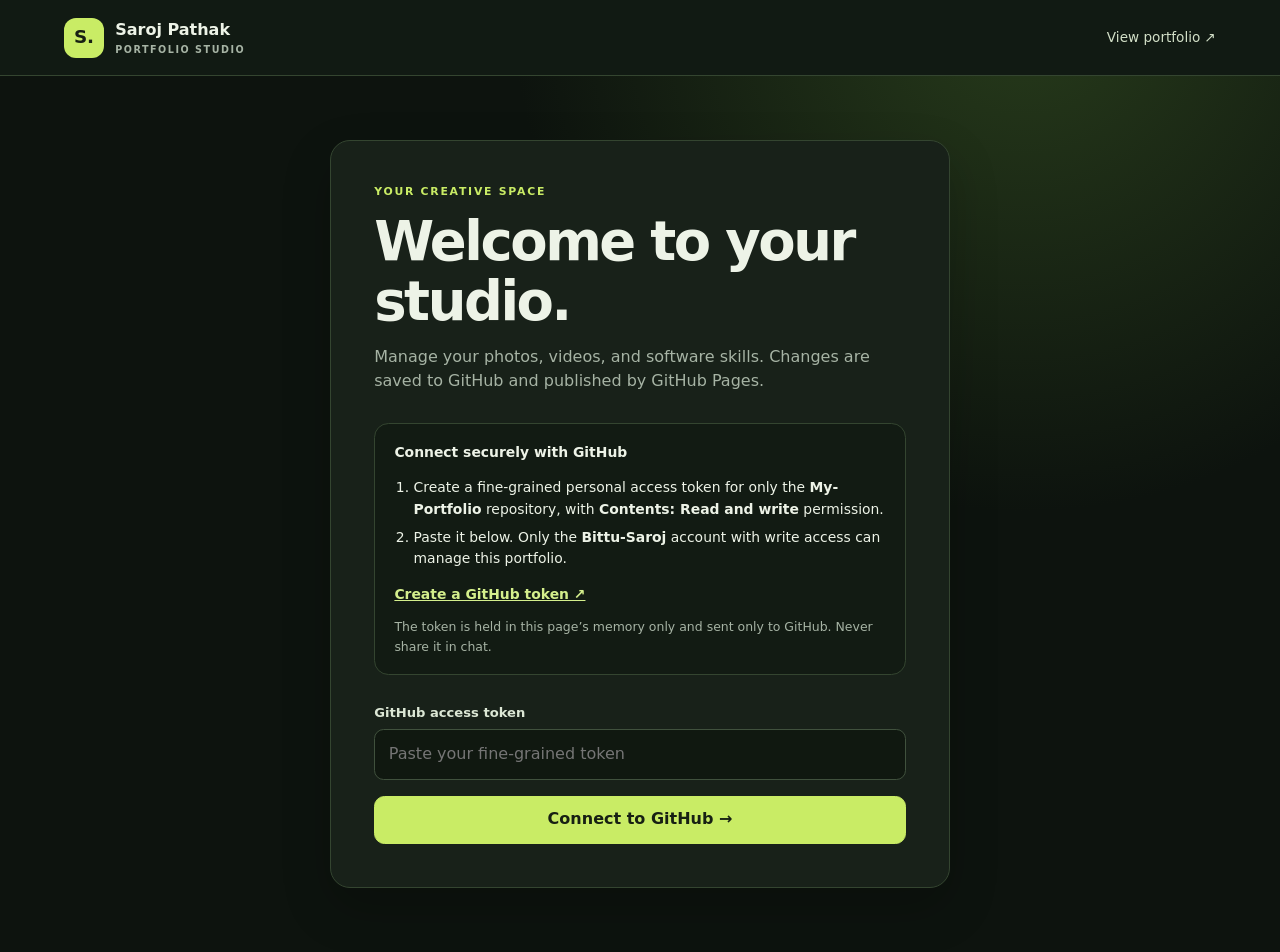
<file: studio/index.html>
<!doctype html>
<html lang="en">
<head>
  <meta charset="utf-8">
  <meta name="viewport" content="width=device-width, initial-scale=1">
  <meta name="robots" content="noindex, nofollow">
  <meta http-equiv="Content-Security-Policy" content="default-src 'self'; script-src 'self'; style-src 'self'; img-src 'self' blob: data:; connect-src 'self' https://api.github.com; object-src 'none'; base-uri 'none'; form-action 'none'">
  <title>Portfolio Studio | Saroj Pathak</title>
  <link rel="stylesheet" href="studio.css">
  <script src="studio.js" defer></script>
</head>
<body>
  <header class="topbar"><a href="/" class="brand"><span class="brand-mark">S.</span><span>Saroj Pathak <small>PORTFOLIO STUDIO</small></span></a><div><a href="/" target="_blank" rel="noopener">View portfolio ↗</a><button id="sign-out" class="button subtle" type="button" hidden>Sign out</button></div></header>
  <main class="container">
    <div id="message" class="message" role="status" aria-live="polite" hidden></div>
    <section id="login" class="login-panel">
      <p class="eyebrow">YOUR CREATIVE SPACE</p><h1>Welcome to your studio.</h1>
      <p>Manage your photos, videos, and software skills. Changes are saved to GitHub and published by GitHub Pages.</p>
      <div class="instructions"><strong>Connect securely with GitHub</strong><ol><li>Create a fine-grained personal access token for only the <strong>My-Portfolio</strong> repository, with <strong>Contents: Read and write</strong> permission.</li><li>Paste it below. Only the <strong>Bittu-Saroj</strong> account with write access can manage this portfolio.</li></ol><a href="https://github.com/settings/personal-access-tokens/new?name=Portfolio%20Studio&amp;target_name=Bittu-Saroj&amp;contents=write" target="_blank" rel="noopener noreferrer">Create a GitHub token ↗</a><p>The token is held in this page’s memory only and sent only to GitHub. Never share it in chat.</p></div>
      <form id="login-form"><label for="token">GitHub access token</label><input id="token" type="password" autocomplete="off" required placeholder="Paste your fine-grained token"><button class="button primary" type="submit">Connect to GitHub →</button></form>
    </section>
    <section id="workspace" hidden>
      <div class="workspace-heading"><div><p class="eyebrow">PORTFOLIO STUDIO</p><h1>Your work, your way.</h1><p>Add and manage media without editing code. Publishing may take a few minutes.</p></div><span id="account" class="account"></span></div>
      <div class="workspace-grid">
        <section class="panel collection"><div class="panel-heading"><div><h2>Your collection</h2><p>Manage the work visitors see.</p></div><button class="button primary" id="new-item" type="button">＋ Add new</button></div>
          <div class="tabs" role="tablist" aria-label="Collection type"><button id="photos-tab" type="button" role="tab" aria-selected="true" aria-controls="list">Photos</button><button id="videos-tab" type="button" role="tab" aria-selected="false" aria-controls="list">Videos</button><button id="tools-tab" type="button" role="tab" aria-selected="false" aria-controls="list">Software &amp; Technology</button></div>
          <p id="item-count" class="muted" aria-live="polite"></p><div id="list" class="item-list" role="tabpanel"></div>
        </section>
        <section id="editor" class="panel editor" hidden><div class="panel-heading"><div><h2 id="editor-title">Add photo</h2><p>Choose a file and add the details.</p></div><button id="cancel" class="button subtle" type="button">Cancel</button></div>
          <form id="editor-form"><label for="title">Title</label><input id="title" maxlength="140" required>
            <div id="photo-fields"><label for="category">Category</label><select id="category"><option>Portrait</option><option>Landscape</option><option>Events</option><option>Product</option><option>Photography</option></select><label for="alt">Image description</label><input id="alt" maxlength="200" placeholder="Describe the photo for accessibility"></div>
            <div id="video-fields" hidden><label for="description">Description</label><textarea id="description" rows="4" maxlength="2000"></textarea><label for="video-url">Video link (optional)</label><input id="video-url" type="url" placeholder="https://..." maxlength="2048"><label id="clear-video-label" class="check-label" hidden><input id="clear-video" type="checkbox"> Remove the current uploaded video</label></div>
            <div id="tool-fields" hidden><label for="tool-description">Description</label><input id="tool-description" maxlength="200" placeholder="For example, photo editing and compositing"></div>
            <label id="file-label" for="media-file">Photo file</label><input id="media-file" type="file"><p id="file-hint" class="hint"></p>
            <div class="form-actions"><button id="save" type="submit" class="button primary">Save and publish</button></div>
          </form>
        </section>
      </div>
      <p class="workspace-note">Removing an item hides it from the website. Uploaded files remain in the repository so you can recover them.</p>
    </section>
  </main>
</body></html>
</file>
<file: css/style.css>
@import url('https://fonts.googleapis.com/css2?family=DM+Mono:wght@400;500&family=Manrope:wght@400;500;600;700;800&family=Space+Grotesk:wght@500;600;700&display=swap');

:root{--bg:#f7f5f0;--surface:#fff;--surface-2:#f1eee7;--text:#172033;--muted:#5f6673;--line:rgba(23,32,51,.08);--accent:#f4c542;--accent-hover:#e8b82f;--accent-soft:rgba(244,197,66,.14);--container:1180px;--radius:18px;--space-section:clamp(2.5rem,4vw,4rem);--space-grid:1.5rem}
*{box-sizing:border-box}
html{scroll-behavior:smooth;overflow-x:hidden}
body{margin:0;background:radial-gradient(circle at 85% 30%,rgba(244,197,66,.12),transparent 32%),var(--bg);color:var(--text);font-family:Manrope,system-ui,sans-serif;line-height:1.65;overflow-x:hidden}
body:before{content:"";position:fixed;inset:0;pointer-events:none;opacity:.025;background-image:url("data:image/svg+xml,%3Csvg viewBox='0 0 160 160' xmlns='http://www.w3.org/2000/svg'%3E%3Cfilter id='n'%3E%3CfeTurbulence type='fractalNoise' baseFrequency='.9' numOctaves='2' stitchTiles='stitch'/%3E%3C/filter%3E%3Crect width='100%25' height='100%25' filter='url(%23n)' opacity='.5'/%3E%3C/svg%3E")}
a{color:inherit}img,video,svg{display:block;max-width:100%}button,input,textarea{font:inherit}.container{width:100%;max-width:var(--container);margin:auto;padding-inline:clamp(1.2rem,4vw,2.5rem)}
.skip-link{position:fixed;z-index:200;top:-4rem;left:1rem;background:var(--accent);color:var(--surface);padding:.55rem 1rem;border-radius:0 0 8px 8px;font-weight:700}.skip-link:focus{top:0}
.site-header{position:fixed;inset:0 0 auto;z-index:60;background:rgba(247,245,240,.78);border-bottom:1px solid transparent;backdrop-filter:blur(16px);transition:background .3s,border-color .3s,box-shadow .3s}.site-header.scrolled{background:rgba(247,245,240,.96);border-color:var(--line);box-shadow:0 8px 30px rgba(23,32,51,.1)}.site-header + main{padding-top:4.75rem}.nav-progress{height:2px;background:transparent}.nav-progress span{display:block;width:0;height:100%;background:var(--accent);transition:width .1s linear}
.nav{min-height:4.75rem;display:flex;align-items:center;justify-content:space-between}.brand{flex:0 0 auto;display:flex;align-items:center;color:var(--text);font-family:"Space Grotesk",sans-serif;font-size:1.05rem;line-height:1.2;letter-spacing:.04em;font-weight:600;text-decoration:none;white-space:nowrap}.brand:hover{color:#9b7410}.nav-menu{display:flex;align-items:center;gap:.7rem}.nav-list,.footer-nav{display:flex;align-items:center;gap:0;list-style:none;margin:0;padding:0}.nav-link{position:relative;display:flex;align-items:center;color:var(--muted);font-size:.95rem;line-height:1.2;font-weight:500;text-decoration:none;padding:.5rem .5rem;transition:color .2s}.nav-link:after{content:"";position:absolute;right:.5rem;bottom:.18rem;left:.5rem;height:2px;border-radius:2px;background:var(--accent);transform:scaleX(0);transform-origin:right;transition:transform .25s ease}.nav-link:hover,.nav-link.active{color:var(--text)}.nav-link:hover:after,.nav-link.active:after{transform:scaleX(1);transform-origin:left}
.nav-cta{display:flex;align-items:center;gap:.9rem;margin-left:.3rem}.nav-status{display:inline-flex;align-items:center;gap:.38rem;color:var(--muted);font-size:.84rem;line-height:1.2;font-weight:500;white-space:nowrap}.nav-status i{width:.42rem;height:.42rem;flex:0 0 .42rem;border-radius:50%;background:#43a047;box-shadow:0 0 0 4px rgba(67,160,71,.12)}.nav-cta .btn{font-size:.95rem;line-height:1.2;font-weight:600}.nav-cta .btn span{font-size:1.05rem;line-height:0;transition:transform .2s}.nav-cta .btn:hover span{transform:translate(2px,-2px)}.nav-toggle{display:none;border:0;background:none;color:var(--text);padding:.6rem;cursor:pointer}.hamburger,.hamburger:before,.hamburger:after{display:block;width:1.45rem;height:2px;background:currentColor;position:relative;transition:transform .2s}.hamburger:before,.hamburger:after{content:"";position:absolute;left:0}.hamburger:before{top:-6px}.hamburger:after{top:6px}
.nav-list>li{position:relative}.nav-trigger{border:0;background:none;font:inherit;cursor:pointer}.nav-trigger span{font-size:.75rem;color:currentColor;margin-left:.2rem;transition:transform .2s}.nav-trigger[aria-expanded="true"] span{display:inline-block;transform:rotate(180deg)}.mega-menu{position:absolute;z-index:65;top:calc(100% + 1.15rem);left:50%;right:auto;display:grid;grid-template-columns:repeat(4,minmax(150px,1fr));gap:1.15rem;width:min(930px,calc(100vw - 2rem));padding:1.4rem;background:rgba(255,255,255,.98);border:1px solid var(--line);border-radius:16px;box-shadow:0 22px 55px rgba(23,32,51,.14);opacity:0;visibility:hidden;transform:translate(-50%,-8px);transition:opacity .22s ease,transform .22s ease,visibility .22s}.mega-menu:before{content:"";position:absolute;top:-.45rem;right:calc(50% - .4rem);width:.8rem;height:.8rem;background:#fff;border-top:1px solid var(--line);border-left:1px solid var(--line);transform:rotate(45deg)}.mega-menu.open,.nav-dropdown:hover>.mega-menu,.nav-dropdown:focus-within>.mega-menu{opacity:1;visibility:visible;transform:translate(-50%,0)}.mega-column{min-width:0}.mega-column h3{margin:0 0 .7rem;padding-bottom:.55rem;border-bottom:1px solid var(--line);color:#9b7410;font-family:"DM Mono",monospace;font-size:.68rem;letter-spacing:.08em;text-transform:uppercase}.mega-column>a{display:flex;align-items:flex-start;gap:.65rem;padding:.55rem .5rem;color:var(--text);text-decoration:none;border-radius:8px;transition:background .18s,transform .18s}.mega-column>a:hover{background:var(--accent-soft);transform:translateX(2px)}.mega-column>a i{width:1.1rem;margin-top:.18rem;color:#9b7410;font-size:.78rem;text-align:center}.mega-column>a strong{display:block;font-size:.77rem;line-height:1.3;font-weight:700}.mega-column>a small{display:block;margin-top:.2rem;color:var(--muted);font-size:.68rem;line-height:1.4}.mega-feature{display:flex;flex-direction:column;justify-content:flex-end;min-height:210px;padding:1.1rem;background:linear-gradient(145deg,#f7f3e8,#fff);border:1px solid rgba(201,151,43,.3);border-radius:12px}.mega-kicker{margin-bottom:auto;color:#9b7410;font-family:"DM Mono",monospace;font-size:.62rem;letter-spacing:.08em;text-transform:uppercase}.mega-feature>strong{font-family:"Space Grotesk",sans-serif;font-size:1.35rem;line-height:1.1}.mega-feature p{margin:.55rem 0 1rem;color:var(--muted);font-size:.72rem;line-height:1.45}.mega-feature>a,.mega-footer a{color:#8a6810;font-size:.75rem;font-weight:700;text-decoration:none}.mega-feature>a span,.mega-footer a span{margin-left:.25rem}.featured-work{background:linear-gradient(145deg,#edf3f3,#fff);border-color:rgba(89,130,133,.25)}.skills-menu{right:auto}.mega-footer{grid-column:1/-1;display:flex;align-items:center;justify-content:space-between;margin:.2rem -.2rem -.3rem;padding:1rem .2rem 0;border-top:1px solid var(--line);font-size:.82rem}
.btn{display:inline-flex;align-items:center;justify-content:center;gap:.45rem;border:1px solid transparent;border-radius:999px;padding:.7rem 1.1rem;font-size:.9rem;font-weight:700;text-decoration:none;cursor:pointer;transition:transform .2s,background .2s,border-color .2s,box-shadow .2s}.btn:hover{transform:translateY(-2px)}.btn-primary,.btn-cta{background:var(--accent);color:var(--text);box-shadow:0 8px 22px rgba(201,151,43,.2)}.btn-primary:hover,.btn-cta:hover{background:var(--accent-hover);box-shadow:0 10px 28px rgba(201,151,43,.28)}.btn-outline{border-color:var(--line);color:var(--text)}.btn-outline:hover{border-color:var(--accent);background:var(--accent-soft)}.btn-sm{padding:.45rem .8rem;font-size:.82rem}
.hero{display:grid;grid-template-columns:minmax(0,.92fr) minmax(360px,1fr);gap:clamp(2.5rem,5vw,5rem);align-items:center;padding-block:clamp(1.25rem,2.2vw,2rem) clamp(2.5rem,4vw,3.75rem)}.eyebrow{display:flex;align-items:center;gap:.65rem;color:#9b7410;font-family:"DM Mono",monospace;font-size:clamp(.95rem,1.4vw,1.1rem);font-weight:600;letter-spacing:.03em;text-transform:none;margin:0 0 .65rem}.eyebrow:before{content:"";width:2rem;height:1px;background:currentColor}.hero-title,h1,h2,h3,h4{font-family:"Space Grotesk",sans-serif;line-height:1.1;letter-spacing:-.035em}.hero-title{font-size:clamp(3.5rem,7vw,5.5rem);font-weight:800;line-height:1;letter-spacing:-.045em;color:#111;margin:0 0 .85rem;max-width:none}.hero-role{max-width:42rem;margin:0 0 clamp(1.5rem,2.5vw,2rem);color:#111;font-size:clamp(1rem,1.5vw,1.25rem);font-weight:600;line-height:1.45}.hero-role span{color:#3f4248;font-weight:500;padding:0 .18rem}.hero-sub{font-size:clamp(1.55rem,3vw,2.35rem);font-weight:700;line-height:1.2;letter-spacing:-.02em;max-width:38rem;color:#111;margin:0 0 1rem}.hero-intro{max-width:42rem;color:var(--muted);font-size:clamp(.95rem,1.25vw,1.1rem);line-height:1.65;margin:0}.hero-availability{display:flex;align-items:center;gap:.6rem;margin:1.2rem 0 0;color:var(--text);font-size:.9rem;font-weight:600}.hero-availability .availability-dot{width:.55rem;height:.55rem;flex:0 0 .55rem;border-radius:50%;background:#35a66b;box-shadow:0 0 0 4px rgba(53,166,107,.12)}.hero-actions{display:flex;gap:.7rem;flex-wrap:wrap;margin:1.35rem 0 1rem}.hero-labels{display:flex;gap:.5rem;flex-wrap:wrap}.label{border:1px solid rgba(155,116,16,.25);border-radius:999px;color:#765b13;padding:.3rem .75rem;font-size:.82rem}.profile-frame{position:relative;width:min(100%,470px);max-width:470px;margin:auto;padding:.6rem;border:1px solid rgba(201,151,43,.55);border-radius:calc(var(--radius) + 8px);transform:rotate(2deg);box-shadow:18px 18px 0 var(--accent-soft)}.profile-photo{width:100%;aspect-ratio:4/5;object-fit:cover;border-radius:var(--radius);background:var(--surface)}.profile-decor{position:absolute;width:5rem;height:5rem;right:-2rem;bottom:-2rem;border:1px solid var(--accent);border-radius:50%;opacity:.7}
.section{padding-block:var(--space-section);scroll-margin-top:5rem}.section h2{font-size:clamp(1.9rem,3.5vw,3rem);margin:0 0 .75rem}.section-head{max-width:44rem;margin-bottom:1.5rem}.muted{color:var(--muted)}.section-grid,.contact-grid{display:grid;grid-template-columns:minmax(0,1fr) minmax(280px,.62fr);gap:var(--space-grid);align-items:start}.section h3{margin-top:1.5rem;font-size:1.3rem}.about-role{color:var(--muted);font-weight:600}.about-role span{color:var(--accent-hover);padding:0 .25rem}.about-stats{display:grid;grid-template-columns:repeat(3,minmax(0,1fr));gap:.75rem;margin:1.7rem 0 1.8rem}.about-stats div{display:flex;align-items:center;gap:.65rem;padding:.85rem 1rem;background:var(--surface);border:1px solid var(--line);border-radius:12px}.about-stats strong{font-family:"Space Grotesk",sans-serif;font-size:1.45rem;line-height:1;color:var(--accent-hover)}.about-stats span{font-size:.75rem;color:var(--muted);line-height:1.25}.what-i-do{display:grid;grid-template-columns:repeat(2,minmax(0,1fr));gap:.75rem;padding:0;margin:1rem 0 0;list-style:none}.what-i-do li{display:flex;align-items:flex-start;gap:.7rem;min-width:0;padding:.9rem 1rem;background:var(--surface);border:1px solid var(--line);border-radius:12px;font-size:.86rem;color:var(--text);transition:transform .2s,border-color .2s,box-shadow .2s}.what-i-do li:hover{transform:translateY(-3px);border-color:rgba(201,151,43,.55);box-shadow:0 10px 22px rgba(22,38,61,.07)}.what-i-do li>i{flex:0 0 1.7rem;color:var(--accent-hover);font-size:1rem;text-align:center;margin-top:.15rem}.what-i-do li span{display:flex;flex-direction:column;gap:.22rem;min-width:0}.what-i-do li strong{font-size:.88rem;line-height:1.25}.what-i-do li small{display:block;font-size:.75rem;line-height:1.35;color:var(--muted)}
.skills-card,.education-card{padding:1.5rem;background:linear-gradient(145deg,var(--surface-2),var(--surface));border:1px solid var(--line);border-radius:var(--radius)}.skills-card h3{margin:0 0 1.2rem}.skills-grid{display:grid;gap:1rem}.skill{display:flex;gap:.8rem;align-items:center}.skill-icon{width:42px;height:42px;flex:0 0 42px;display:block;object-fit:contain;border-radius:7px}.skill strong{font-size:.9rem}.skill p{margin:.1rem 0 0;font-size:.82rem}
.filter-bar{display:flex;flex-wrap:wrap;gap:.45rem;margin:1.4rem 0}.filter-btn{border:1px solid var(--line);background:transparent;color:var(--muted);border-radius:999px;padding:.45rem .8rem;font-size:.84rem;cursor:pointer;transition:.2s}.filter-btn:hover,.filter-btn.active{background:var(--accent);border-color:var(--accent);color:var(--text)}
.projects-grid,.video-grid{display:grid;grid-template-columns:repeat(2,minmax(0,1fr));gap:1rem}.projects-grid#design-grid{grid-template-columns:repeat(3,minmax(0,1fr))}.project-card,.video-card,.service{background:var(--surface);border:1px solid var(--line);border-radius:var(--radius);overflow:hidden;transition:transform .25s,border-color .25s,box-shadow .25s}.project-card:hover,.video-card:hover,.service:hover{transform:translateY(-5px);border-color:rgba(201,151,43,.65);box-shadow:0 16px 35px rgba(22,38,61,.14)}.project-card img,.video-thumb img,.video-thumb video{width:100%;aspect-ratio:16/10;object-fit:cover}.project-body{padding:1.1rem}.project-body h4,.video-card h4{margin:0;font-size:1.05rem}.project-body p,.video-card p{font-size:.9rem;margin:.3rem 0}.project-actions{display:flex;gap:.5rem;margin-top:1rem}.masonry-grid{display:grid;grid-template-columns:repeat(4,minmax(0,1fr));gap:.7rem}.masonry-grid img{width:100%;aspect-ratio:1;object-fit:cover;border-radius:12px;cursor:zoom-in;transition:transform .25s,filter .25s}.masonry-grid img:hover{transform:scale(1.025);filter:saturate(1.2)}
.before-after{position:relative;height:min(55vw,460px);max-width:900px;border-radius:var(--radius);overflow:hidden;background:var(--surface);touch-action:none}.before-after img{position:absolute;inset:0;width:100%;height:100%;object-fit:cover}.before-after .after{clip-path:inset(0 0 0 50%)}.before-after .handle{position:absolute;top:0;left:50%;width:3px;height:100%;background:var(--accent);box-shadow:0 0 12px #000;pointer-events:none}.before-after .handle:after{content:"↔";position:absolute;top:50%;left:50%;transform:translate(-50%,-50%);display:grid;place-items:center;width:2.4rem;height:2.4rem;border:2px solid var(--accent);border-radius:50%;background:var(--bg);color:var(--accent);font-weight:700}
.services-grid{display:grid;grid-template-columns:repeat(3,minmax(0,1fr));gap:1rem}.service{padding:1.5rem}.service i{color:var(--accent-hover);font-size:1.5rem}.service h4{font-size:1.05rem;margin:.8rem 0 .3rem}.service p{font-size:.9rem;color:var(--muted);margin:0}.process-timeline{display:grid;grid-template-columns:repeat(5,minmax(0,1fr));gap:.85rem}.process-timeline .step{position:relative;display:flex;flex-direction:column;align-items:flex-start;min-height:205px;padding:1.3rem 1.15rem;background:var(--surface);border:1px solid var(--line);border-radius:var(--radius);text-align:left;transition:transform .25s,border-color .25s,box-shadow .25s}.process-timeline .step:hover{transform:translateY(-6px);border-color:rgba(201,151,43,.65);box-shadow:0 16px 32px rgba(22,38,61,.1)}.process-timeline .step:not(:last-child):after{content:"";position:absolute;top:2.2rem;right:-.85rem;width:.85rem;border-top:1px dashed rgba(201,151,43,.55)}.step-number{font-family:"DM Mono",monospace;color:var(--accent-hover);font-size:.78rem;letter-spacing:.08em}.process-timeline .step>i{display:grid;place-items:center;width:2.55rem;height:2.55rem;margin:1.2rem 0 .9rem;border-radius:11px;background:var(--accent-soft);color:var(--accent-hover);font-size:1.05rem}.process-timeline .step strong{font-family:"Space Grotesk",sans-serif;font-size:1.05rem}.process-timeline small{display:block;color:var(--muted);margin-top:.4rem;font-size:.82rem;line-height:1.5}
.contact-lead{max-width:34rem;font-size:1.05rem}.contact-cards{display:grid;gap:.75rem;margin:1.6rem 0}.contact-card{display:flex;align-items:center;gap:.85rem;padding:.9rem 1rem;background:var(--surface);border:1px solid var(--line);border-radius:12px;text-decoration:none;transition:transform .2s,border-color .2s,box-shadow .2s}.contact-card:hover{transform:translateX(4px);border-color:rgba(201,151,43,.6);box-shadow:0 10px 24px rgba(22,38,61,.08)}.contact-card-icon{display:grid;place-items:center;flex:0 0 2.5rem;width:2.5rem;height:2.5rem;border-radius:10px;background:var(--accent-soft);color:var(--accent-hover);font-size:1.1rem}.contact-card span:nth-child(2){display:grid;gap:.12rem}.contact-card small,.form-heading small,.availability small{display:block;color:var(--muted);font-size:.82rem}.contact-card-arrow{margin-left:auto;color:var(--muted);font-size:.8rem}.availability{display:flex;align-items:center;gap:.65rem;margin-top:1.4rem;color:var(--text);font-size:.88rem}.availability>span:last-child{display:grid;gap:.12rem}.availability-dot{width:.65rem;height:.65rem;border-radius:50%;background:#35a66b;box-shadow:0 0 0 5px rgba(53,166,107,.12)}.contact-form{padding:1.5rem;background:var(--surface);border:1px solid var(--line);border-radius:var(--radius);box-shadow:0 18px 45px rgba(22,38,61,.08)}.form-heading{display:flex;align-items:center;gap:.75rem;padding-bottom:1rem;margin-bottom:.4rem;border-bottom:1px solid var(--line)}.form-heading>span:last-child{display:grid;gap:.12rem}.form-icon{display:grid;place-items:center;width:2.5rem;height:2.5rem;border-radius:10px;background:var(--accent);color:var(--text)}.contact-form label{display:block;color:var(--text);font-size:.86rem;font-weight:600;margin:.75rem 0 .25rem}.contact-form input,.contact-form textarea{width:100%;min-height:2.8rem;padding:.7rem .8rem;border:1px solid var(--line);border-radius:8px;background:var(--bg);color:var(--text);outline:0;transition:border-color .2s,box-shadow .2s}.contact-form textarea{resize:vertical}.contact-form input:focus,.contact-form textarea:focus{border-color:var(--accent-hover);box-shadow:0 0 0 3px var(--accent-soft)}.form-actions{margin-top:1rem}.form-actions .btn{gap:.65rem}.form-feedback{margin-top:.7rem;font-size:.88rem}
.site-footer{border-top:1px solid var(--line);padding-block:3rem 1.2rem}.footer-grid{display:grid;grid-template-columns:1.4fr 1fr auto;gap:2rem;align-items:start}.footer-grid strong{font-family:"Space Grotesk"}.footer-nav{flex-wrap:wrap;gap:.7rem 1rem}.footer-nav a,.socials a{color:var(--muted);font-size:.88rem;text-decoration:none}.footer-nav a:hover,.socials a:hover{color:var(--accent-hover)}.socials{display:flex;gap:1rem}.socials a{font-size:1.1rem;cursor:pointer;transition:transform .2s,opacity .2s,color .2s}.socials a:hover{transform:translateY(-2px);opacity:.8}.socials a:focus-visible{outline:2px solid var(--accent);outline-offset:4px;border-radius:4px}.copyright{margin-top:2rem;padding-top:1rem;border-top:1px solid var(--line);color:var(--muted);font-size:.82rem}
.lightbox{position:fixed;inset:0;z-index:140;display:none;align-items:center;justify-content:center;flex-direction:column;gap:.7rem;padding:2rem;background:rgba(0,0,0,.9)}.lightbox.show{display:flex}.lightbox-img{max-width:min(90vw,1000px);max-height:80vh;object-fit:contain}.lightbox-caption{margin:0;color:var(--muted)}.lightbox-close{position:absolute;right:1.5rem;top:1rem;border:0;background:none;color:var(--text);font-size:2.3rem;cursor:pointer}
.reveal{opacity:0;transform:translateY(18px);transition:opacity .7s ease,transform .7s ease}.reveal.visible{opacity:1;transform:none}.loading-state,.empty-state{grid-column:1/-1;padding:2rem;text-align:center;color:var(--muted);border:1px dashed var(--line);border-radius:var(--radius);font-size:.92rem}
@media(max-width:900px){.nav-menu{gap:.5rem}.nav-list{gap:0}.hero{grid-template-columns:1fr;padding:1.5rem 0 2.5rem}.hero-media{order:-1}.profile-frame{max-width:420px}.section-grid,.contact-grid{grid-template-columns:1fr}.services-grid{grid-template-columns:repeat(2,minmax(0,1fr))}.process-timeline{grid-template-columns:repeat(2,minmax(0,1fr))}.process-timeline .step:not(:last-child):after{display:none}.masonry-grid{grid-template-columns:repeat(3,minmax(0,1fr))}.footer-grid{grid-template-columns:1fr 1fr}}
@media(max-width:700px){.nav-toggle{display:block}.nav-menu{position:absolute;top:calc(100% + .5rem);left:1rem;right:1rem;display:none;align-items:stretch;flex-direction:column;gap:.8rem;padding:1.1rem;background:rgba(255,255,255,.98);border:1px solid var(--line);border-radius:16px;box-shadow:0 15px 40px rgba(22,38,61,.16)}.nav-menu.open{display:flex}.nav-list{display:grid;gap:.1rem}.nav-link{padding:.7rem .75rem;border-radius:9px}.nav-link:after{display:none}.nav-link:hover,.nav-link.active{background:var(--accent-soft)}.nav-cta{align-items:stretch;flex-direction:column;gap:.7rem;margin:0}.nav-status{justify-content:center}.nav-cta .btn{width:100%}.projects-grid#design-grid,.projects-grid,.video-grid{grid-template-columns:1fr}.services-grid{grid-template-columns:1fr}.process-timeline{grid-template-columns:1fr 1fr}.masonry-grid{grid-template-columns:repeat(2,minmax(0,1fr))}.footer-grid{grid-template-columns:1fr}.hero{display:flex;flex-direction:column;align-items:stretch;gap:0;padding:1.5rem 1.375rem 2rem}.hero-content{order:1;width:100%}.hero-media{order:-1;width:100%;margin:0 0 1.5rem}.eyebrow{font-size:1rem;margin-bottom:.6rem}.hero-title{font-size:clamp(2.75rem,12vw,3.625rem);line-height:1.02;margin-bottom:.75rem}.hero-role{font-size:clamp(.95rem,4vw,1.05rem);line-height:1.45;margin-bottom:1.5rem}.hero-sub{font-size:clamp(1.5rem,7vw,1.8rem);line-height:1.2;margin-bottom:1rem}.hero-intro{font-size:.98rem;line-height:1.65;max-width:370px}.hero-availability{font-size:.85rem;margin-top:1.15rem}.hero-actions{margin:1.2rem 0 .9rem}.section{padding-block:3.5rem}.section-grid,.contact-grid{gap:2rem}.section-head{margin-bottom:1.25rem}.about-stats{gap:.5rem}.about-stats div{padding:.75rem .65rem;gap:.4rem;flex-direction:column;align-items:flex-start}.what-i-do{grid-template-columns:1fr}.skills-card,.education-card,.contact-form{padding:1.25rem}}
@media(max-width:380px){.process-timeline{grid-template-columns:1fr}.hero-title{font-size:2.35rem}}
@media(prefers-reduced-motion:reduce){html{scroll-behavior:auto}.reveal{opacity:1;transform:none;transition:none}.btn,.project-card,.video-card,.service{transition:none}}
@media(max-width:1100px) and (min-width:701px){.nav-status{display:none}.nav-menu{gap:.35rem}.nav-cta{margin-left:.1rem}}
@media(max-width:900px) and (min-width:701px){.nav{padding-inline:1.2rem}.nav-list{gap:0}.nav-link{padding-inline:.4rem;font-size:.88rem}.nav-status{font-size:.78rem}.nav-cta .btn{padding-inline:.8rem;font-size:.88rem}.mega-menu{left:50%;right:auto;width:min(760px,calc(100vw - 2rem));grid-template-columns:repeat(3,minmax(140px,1fr));transform:translate(-50%,-8px)}.mega-menu.open,.nav-dropdown:hover>.mega-menu,.nav-dropdown:focus-within>.mega-menu{transform:translate(-50%,0)}.mega-feature{grid-column:span 1}.skills-menu{right:auto}}
@media(max-width:700px){.brand{font-size:1rem}.nav-menu .nav-dropdown{display:block}.nav-link{font-size:.95rem;line-height:1.2;font-weight:500}.nav-trigger{width:100%;display:flex;align-items:center;justify-content:space-between;text-align:left}.nav-status{font-size:.84rem}.nav-cta .btn{font-size:.95rem}.mega-menu,.skills-menu{position:static;display:none;width:auto;margin:.2rem 0 0;padding:.65rem;background:var(--surface-2);border:0;border-radius:10px;box-shadow:none;opacity:1;visibility:visible;transform:none;grid-template-columns:1fr}.mega-menu.open{display:grid}.mega-menu:before{display:none}.mega-column{padding:.2rem}.mega-column h3{margin-bottom:.35rem}.mega-column>a{padding:.6rem .5rem}.mega-column>a small{font-size:.7rem}.mega-feature{min-height:0;margin:.25rem;padding:1rem}.mega-footer{display:flex;align-items:flex-start;flex-direction:column;gap:.4rem;padding:.8rem .2rem .2rem}.nav-dropdown:hover>.mega-menu{display:none}.nav-dropdown:focus-within>.mega-menu{display:grid}}
@media(max-width:1023px){body.mobile-nav-open{overflow:hidden}.site-header{z-index:120}.nav{min-height:4.5rem;padding-inline:1.25rem}.nav-toggle{display:grid;place-items:center;width:2.75rem;height:2.75rem;padding:0;border:1px solid var(--line);border-radius:10px;background:var(--surface);z-index:120}.hamburger,.hamburger:before,.hamburger:after{width:1.45rem}.nav-menu{position:fixed;z-index:111;top:4.5rem;left:0;right:0;width:100%;max-width:100vw;height:calc(100dvh - 4.5rem);display:flex;align-items:stretch;flex-direction:column;gap:0;padding:1rem 1.25rem 1.5rem;background:var(--bg);border:0;border-top:1px solid var(--line);border-radius:0;box-shadow:0 20px 45px rgba(23,32,51,.16);overflow-x:hidden;overflow-y:auto;opacity:0;visibility:hidden;transform:translateY(-10px);transition:opacity .25s ease,transform .25s ease,visibility .25s}.nav-menu.open{opacity:1;visibility:visible;transform:none}.nav-list{display:flex;flex-direction:column;align-items:stretch;width:100%;gap:0}.nav-list>li{border-bottom:1px solid var(--line)}.nav-link{width:100%;min-height:52px;padding:.9rem .25rem;font-size:1rem;line-height:1.3;font-weight:600}.nav-link:after{display:none}.nav-link:hover,.nav-link.active{background:none}.nav-trigger{justify-content:space-between}.nav-trigger span{font-size:1.25rem;font-weight:400}.mega-menu,.skills-menu{position:static;display:none;width:100%;max-width:100%;margin:0;padding:.4rem 0 .7rem;background:transparent;border:0;border-radius:0;box-shadow:none;opacity:1;visibility:visible;transform:none;grid-template-columns:1fr;gap:0}.mega-menu.open{display:block}.mega-menu:before{display:none}.mega-column{width:100%;padding:0}.mega-column h3{margin:.5rem 0 .25rem;padding:.45rem .25rem;color:#9b7410;font-size:.68rem}.mega-column>a{width:100%;min-height:44px;padding:.55rem .5rem;font-size:.95rem;border-radius:8px}.mega-column>a i{font-size:.85rem}.mega-column>a strong{font-size:.9rem}.mega-column>a small{font-size:.78rem}.mega-feature{min-height:0;margin:.7rem 0;padding:1rem}.mega-footer{display:flex;align-items:flex-start;flex-direction:column;gap:.5rem;margin:.5rem 0 0;padding:.9rem .25rem .25rem}.nav-cta{display:flex;align-items:stretch;flex-direction:column;gap:.75rem;margin:1rem 0 0;padding-top:1rem;border-top:1px solid var(--line)}.nav-status{justify-content:center;font-size:.84rem}.nav-cta .btn{width:100%;min-height:50px;font-size:1rem}.mobile-nav-backdrop{position:fixed;z-index:110;inset:4.5rem 0 0;background:rgba(15,20,30,.15);opacity:0;visibility:hidden;transition:opacity .25s,visibility .25s}.mobile-nav-backdrop.open{opacity:1;visibility:visible}.nav-dropdown:hover>.mega-menu{display:none}.nav-dropdown:focus-within>.mega-menu{display:none}.nav-dropdown:has(>.nav-trigger[aria-expanded="true"])>.mega-menu{display:block}}
@media(max-width:700px){.hero{display:grid;grid-template-columns:1fr;grid-template-areas:"media" "content";gap:0;padding:1.5rem 0 2rem;overflow:hidden}.hero-media{grid-area:media;order:initial;width:calc(100% - 40px);max-width:360px;margin:1.5rem auto 2rem}.hero-content{grid-area:content;order:initial;width:100%;max-width:380px;margin-inline:auto;padding-inline:20px}.profile-frame{width:100%;max-width:none;margin-inline:auto}.profile-photo{width:100%;height:auto}.hero-title{font-size:clamp(2.75rem,12vw,3.625rem)}}
@media(max-width:767px){.nav{min-height:4.5rem;padding-inline:20px}.nav-menu{box-sizing:border-box;top:4.5rem;left:0;right:0;width:100vw;max-width:100vw;height:calc(100dvh - 4.5rem);padding:16px 20px 24px;overflow-x:hidden;overflow-y:auto}.nav-list,.nav-list>li,.nav-dropdown,.nav-link,.mega-menu,.mega-column,.mega-column>a,.nav-cta{width:100%;max-width:100%;min-width:0;box-sizing:border-box}.nav-list>li{position:static}.mega-menu,.skills-menu{display:none;grid-template-columns:1fr;gap:0;margin:0;padding:0 16px .75rem;overflow:visible}.mega-menu.open{display:block}.mega-column{padding:0}.mega-column h3{margin:.65rem 0 .2rem;padding:.35rem 0}.mega-column>a{min-height:44px;padding:.55rem 0;overflow-wrap:anywhere}.mega-column>a span{min-width:0}.mega-column>a small,.mega-column>a strong{overflow-wrap:anywhere}.mega-feature{width:100%;margin:.6rem 0;padding:1rem}.mega-footer{width:100%;margin:.5rem 0 0;padding:.8rem 0 .2rem}.nav-cta{margin-top:1rem}.mobile-nav-backdrop{inset:4.5rem 0 0;width:100vw}.nav-menu.open{overflow-y:auto}.mega-menu *{max-width:100%}body.mobile-nav-open{overflow:hidden;position:fixed;width:100%;left:0;right:0}}
 .mobile-nav-menu{display:none}
/* About: compact details and a quiet accent make the two-column composition feel complete. */
#about{position:relative;isolation:isolate;padding-block:clamp(3.5rem,6vw,5.5rem) clamp(2.75rem,4vw,4.25rem);overflow:hidden}#about:after{content:"CREATIVE";position:absolute;z-index:-1;right:-.04em;bottom:-.19em;color:rgba(201,155,79,.055);font-family:"Space Grotesk",sans-serif;font-size:clamp(5rem,13vw,12rem);font-weight:800;letter-spacing:-.08em;line-height:.8;pointer-events:none}#about .section-grid{position:relative;z-index:1;gap:clamp(2.25rem,5vw,5.5rem);align-items:start}#about .about-copy{max-width:48rem}#about .about-stats{margin:1.55rem 0 1.35rem}#about .creative-focus{display:grid;gap:.7rem;padding-top:1.1rem;border-top:1px solid rgba(23,32,51,.1)}#about .creative-focus-label{color:#9b7410;font-family:"DM Mono",monospace;font-size:.7rem;font-weight:700;letter-spacing:.14em;text-transform:uppercase}#about .creative-focus-list{display:flex;flex-wrap:wrap;gap:.55rem;margin:0;padding:0;list-style:none}#about .creative-focus-list li{padding:.42rem .72rem;border:1px solid rgba(201,155,79,.25);border-radius:999px;background:rgba(255,253,249,.6);color:#344058;font-size:.78rem;font-weight:600;line-height:1.2}#about .about-location{display:flex;align-items:center;flex-wrap:wrap;gap:.45rem;margin:1.15rem 0 0;color:var(--muted);font-size:.84rem;line-height:1.5}#about .about-location i{color:var(--accent-hover);font-size:.82rem}#about .about-location span{color:var(--accent-hover)}@media(max-width:900px){#about{padding-block:3.75rem 3rem}#about .section-grid{gap:2.25rem}#about:after{right:-.1em;bottom:-.08em;font-size:clamp(4.5rem,16vw,8rem)}}@media(max-width:700px){#about{padding-block:3.25rem 2.75rem}#about .about-stats{margin:1.35rem 0 1.2rem}#about .creative-focus{padding-top:1rem}#about .creative-focus-list{gap:.45rem}#about .creative-focus-list li{padding:.4rem .62rem;font-size:.75rem}#about .about-location{margin-top:1rem;font-size:.8rem}#about:after{display:none}}
/* Services: one balanced six-card grid, with equal cards at every breakpoint. */
.services-grid{grid-auto-rows:1fr}.service{display:flex;flex-direction:column;min-height:12.75rem}
/* Navigation and hero type refinement: more confident hierarchy without changing content or interactions. */
@media(min-width:1024px){body .site-header .nav{padding-inline:clamp(1.35rem,2.5vw,2rem)!important}body .site-header .nav-list{gap:clamp(.65rem,1.35vw,1.35rem)!important}body .site-header .nav-link{padding:.58rem .08rem!important;font-family:Manrope,system-ui,sans-serif!important;font-size:.93rem!important;font-weight:700!important}body .site-header .nav-link:after{right:0!important;left:0!important;bottom:-.4rem!important}body .site-header .brand{font-size:1.16rem!important;font-weight:800!important;letter-spacing:.005em!important}body .site-header .nav-status{font-size:.81rem!important;font-weight:700!important}body .site-header .btn-cta{padding:.68rem 1.2rem!important;font-size:.9rem!important;font-weight:800!important}body .site-header .mega-column>a{padding:.67rem .6rem!important}body .site-header .mega-column>a strong{font-size:.82rem!important;font-weight:700!important}body .site-header .mega-column>a small{font-size:.71rem!important}}body #home .eyebrow{margin-bottom:1.05rem!important;font-size:.8rem!important;font-weight:700!important;letter-spacing:.16em!important}body #home .hero-title{max-width:13ch!important;font-size:clamp(3.35rem,6.1vw,5.15rem)!important;font-weight:800!important;letter-spacing:-.05em!important;line-height:1.01!important}body #home .hero-role{margin-bottom:1.2rem!important;font-size:clamp(1.02rem,1.3vw,1.16rem)!important;font-weight:700!important;line-height:1.5!important}@media(max-width:700px){body #home .hero-title{font-size:clamp(2.7rem,11vw,3.6rem)!important;line-height:1.04!important}body #home .eyebrow{font-size:.74rem!important;letter-spacing:.13em!important}}
/* Premium floating navigation — preserves the existing navigation structure and interactions. */
.site-header{padding:.8rem clamp(.75rem,2vw,1.5rem) 0!important;background:transparent!important;border-color:transparent!important;box-shadow:none!important}.site-header+.main,.site-header+main{padding-top:5.9rem!important}.site-header .nav{width:min(100%,var(--container));min-height:4.25rem;padding:0 clamp(1rem,2vw,1.5rem);background:rgba(255,253,249,.76);border:1px solid rgba(255,255,255,.78);border-radius:18px;box-shadow:0 10px 30px rgba(23,32,51,.08);-webkit-backdrop-filter:blur(20px) saturate(1.12);backdrop-filter:blur(20px) saturate(1.12);transition:background .25s,border-color .25s,box-shadow .25s,transform .25s}.site-header.scrolled .nav{background:rgba(255,253,249,.93);border-color:rgba(28,42,62,.1);box-shadow:0 14px 36px rgba(23,32,51,.12)}.site-header .brand{color:#18263c;font-weight:700;letter-spacing:.015em}.site-header .nav-link{position:relative;padding:.45rem .08rem;color:#627084;font-size:.9rem;transition:color .2s}.site-header .nav-link:after{bottom:-.42rem;height:2px;border-radius:99px;background:var(--accent)}.site-header .nav-link:hover,.site-header .nav-link.active{color:#18263c}.site-header .nav-status{gap:.42rem;padding:.38rem .62rem;border:1px solid rgba(28,42,62,.07);border-radius:999px;background:rgba(255,255,255,.44);color:#667085;font-size:.78rem}.site-header .nav-status .status-dot{box-shadow:0 0 0 3px rgba(71,171,97,.12)}.site-header .btn-cta{min-height:2.55rem;padding:.6rem 1.05rem;border:1px solid rgba(218,160,35,.2);border-radius:999px;box-shadow:0 7px 17px rgba(213,162,48,.2);font-size:.86rem;transition:transform .2s,box-shadow .2s,background .2s}.site-header .btn-cta:hover{transform:translateY(-2px);box-shadow:0 10px 22px rgba(213,162,48,.27)}.site-header .btn-cta span{display:inline-block;transition:transform .2s}.site-header .btn-cta:hover span{transform:translate(2px,-2px)}.site-header .mega-menu{background:rgba(255,253,249,.92);border:1px solid rgba(28,42,62,.1);border-radius:16px;box-shadow:0 18px 38px rgba(23,32,51,.14);-webkit-backdrop-filter:blur(22px);backdrop-filter:blur(22px)}.site-header .nav-progress{display:none}@media(max-width:1023px){.site-header{padding:.5rem .75rem 0!important}.site-header .nav{min-height:4.25rem!important;width:100%!important;padding-inline:1rem!important;border-radius:15px!important}.site-header+.main,.site-header+main{padding-top:5.35rem!important}.site-header .mobile-nav-menu{top:5.35rem!important;right:.75rem!important;left:.75rem!important;width:auto!important;max-width:none!important;border:1px solid rgba(28,42,62,.1)!important;border-radius:16px!important;background:rgba(255,253,249,.96)!important;box-shadow:0 18px 38px rgba(23,32,51,.14)!important;-webkit-backdrop-filter:blur(22px)!important;backdrop-filter:blur(22px)!important}.site-header .mobile-nav-backdrop{inset:5.35rem 0 0!important}.site-header .nav-toggle{border:1px solid rgba(28,42,62,.1);border-radius:10px;background:rgba(255,255,255,.45)}.site-header .mobile-nav-menu .nav-link{padding:.75rem .2rem;font-size:.96rem}.site-header .mobile-nav-cta .btn-cta{width:100%;justify-content:center}.site-header .nav-status{display:none!important}}@media(max-width:767px){.site-header .nav{padding-inline:.9rem!important}.site-header .mobile-nav-menu{top:5.25rem!important;right:.5rem!important;left:.5rem!important;height:calc(100dvh - 5.75rem)!important;padding:16px 18px 24px!important}.site-header .mobile-nav-backdrop{inset:5.25rem 0 0!important}}
#home .hero{padding-block:1rem 2rem!important}#home .hero-title{font-size:clamp(3.1rem,5.9vw,4.85rem)!important;margin-bottom:.72rem!important}#home .hero-role{margin-bottom:1.08rem!important;font-size:clamp(.97rem,1.32vw,1.13rem)!important}#home .hero-sub{margin-bottom:1.02rem!important;font-size:clamp(1.3rem,2.3vw,1.8rem)!important;line-height:1.24!important}#home .hero-intro{font-size:clamp(.92rem,1.1vw,1.04rem)!important;line-height:1.6!important}#home .hero-actions{margin-top:1.15rem!important}#home .hero-actions .btn{min-height:2.6rem!important;padding:.6rem 1.1rem!important;font-size:.87rem!important}#home .hero-media{transform:translateY(-1rem)!important}@media(max-width:700px){#home .hero{padding-block:1.5rem 2rem!important}#home .hero-title{font-size:clamp(2.55rem,10.7vw,3.35rem)!important}#home .hero-role{margin-bottom:1rem!important;font-size:.98rem!important}#home .hero-sub{font-size:clamp(1.23rem,6.1vw,1.6rem)!important}#home .hero-intro{font-size:.95rem!important;line-height:1.6!important}#home .hero-actions{margin-top:1.15rem!important}#home .hero-media{transform:none!important}}
 #video .video-heading:before{content:"";display:block;width:3rem;height:3px;margin-bottom:1rem;border-radius:999px;background:var(--accent-hover)}#video .video-heading h2{color:#142744;font-size:clamp(2.3rem,4vw,3.55rem)}#video .video-heading{max-width:52rem;margin-bottom:2rem}#video .video-showcase{display:grid;grid-template-columns:minmax(0,1.1fr) minmax(300px,.9fr);gap:clamp(2rem,5vw,4.5rem);align-items:center}#video .video-feature-grid{display:block}#video .video-feature-card{display:grid;grid-template-columns:4.75rem minmax(0,1fr) auto;align-items:center;gap:1.25rem;min-height:10.5rem;padding:1.45rem;background:linear-gradient(135deg,#fffdf9,#fff);border:1px solid rgba(23,32,51,.09);border-radius:20px;box-shadow:0 14px 30px rgba(22,38,61,.07);transition:transform .25s,box-shadow .25s}#video .video-feature-card:hover{transform:translateY(-3px);box-shadow:0 18px 36px rgba(22,38,61,.11)}#video .video-pr-icon{width:4.75rem;height:4.75rem;border-radius:14px}#video .video-kicker{display:block;margin-bottom:.45rem;color:#78808e;font-family:"DM Mono",monospace;font-size:.67rem;font-weight:500;letter-spacing:.1em;text-transform:uppercase}#video .video-feature-card h3{margin:0;color:#1a2944;font-size:1.18rem}#video .video-feature-card p{margin:.22rem 0;color:var(--muted);font-size:.93rem}#video .video-feature-card small{display:block;color:#687286;font-size:.84rem}#video .video-arrow{display:grid;place-items:center;width:2.75rem;height:2.75rem;border-radius:50%;background:var(--accent);color:#172033;font-size:1.3rem;transition:transform .2s}#video .video-feature-card:hover .video-arrow{transform:translateX(3px)}#video .video-signature{display:inline-block;margin:1.5rem 0 0;color:#344058;font-family:cursive;font-size:1.35rem;font-style:italic;line-height:1.2}#video .video-signature:after{content:"";display:block;width:90%;height:2px;margin:.35rem auto 0;background:var(--accent);transform:rotate(-5deg)}#video .video-side{display:grid;gap:1.75rem;min-width:0;padding-left:clamp(1.5rem,3vw,3rem);border-left:1px solid rgba(23,32,51,.12)}#video .video-capabilities{display:grid;gap:1.1rem}#video .video-capability{display:flex;align-items:center;gap:1rem;min-width:0}#video .video-capability>i{display:grid;place-items:center;width:2.75rem;height:2.75rem;flex:0 0 2.75rem;border-radius:50%;background:var(--surface-2);color:#1a2944;font-size:1.05rem}#video .video-capability div{display:grid;gap:.18rem;min-width:0}#video .video-capability strong{color:#263750;font-family:"Space Grotesk",sans-serif;font-size:1rem}#video .video-capability span{color:var(--muted);font-size:.84rem;line-height:1.4}#video .video-visual{position:relative;width:min(100%,22rem);height:10.5rem;margin-left:auto;border-radius:18px;background:#172033;box-shadow:0 14px 28px rgba(22,38,61,.16);transform:rotate(-2deg);overflow:visible}#video .video-monitor{position:absolute;inset:1rem 1.2rem 2.5rem;border:4px solid #26364f;border-radius:7px;background:linear-gradient(145deg,#273651,#0e1727)}#video .video-monitor:after{content:"";position:absolute;inset:12% 8%;border-radius:3px;background:linear-gradient(135deg,#d77c4d 0%,#59679f 35%,#263d5b 36%,#102434 100%)}#video .video-monitor span{position:absolute;z-index:1;bottom:8%;height:5px;border-radius:99px}.video-monitor span:nth-child(1){left:10%;width:28%;background:#a96adf}.video-monitor span:nth-child(2){left:41%;width:20%;background:#48a4d9}.video-monitor span:nth-child(3){left:64%;width:25%;background:#d39f48}#video .video-timeline{position:absolute;z-index:2;right:1.15rem;bottom:1rem;left:1.15rem;display:flex;gap:.25rem;height:.8rem;padding:.25rem;background:#0d1523;border-radius:4px}#video .video-timeline i{display:block;flex:1;border-radius:2px;background:#8a56cf}#video .video-timeline i:nth-child(2){background:#32a0c3}#video .video-timeline i:nth-child(3){background:#e1b34e}#video .video-clapper{position:absolute;right:-1rem;bottom:-.8rem;width:5rem;height:2.9rem;border:3px solid #1d2531;border-radius:4px;background:repeating-linear-gradient(135deg,#f7f5f0 0 10px,#1d2531 10px 20px);transform:rotate(-10deg)}@media(max-width:900px){#video .video-showcase{grid-template-columns:1fr;gap:2rem}#video .video-side{grid-template-columns:minmax(0,1fr) minmax(240px,.65fr);align-items:center;padding:1.8rem 0 0;border-top:1px solid rgba(23,32,51,.12);border-left:0}#video .video-visual{margin-left:0}}@media(max-width:620px){#video .video-heading{margin-bottom:1.4rem}#video .video-feature-card{grid-template-columns:3.65rem minmax(0,1fr);gap:1rem;padding:1.2rem}#video .video-pr-icon{width:3.65rem;height:3.65rem;border-radius:11px}#video .video-arrow{display:none}#video .video-side{grid-template-columns:1fr;padding-top:1.5rem}#video .video-visual{width:calc(100% - 1rem);height:9.5rem;margin:0 auto}#video .video-signature{margin-top:1.15rem}}
 #editing .editing-layout{display:grid;grid-template-columns:minmax(0,1.55fr) minmax(280px,.72fr);gap:clamp(2rem,5vw,4.75rem);align-items:center}#editing .editing-head{margin-bottom:1.25rem}#editing .editing-head h2{margin:0 0 .55rem;color:#142744;font-size:clamp(2.25rem,4vw,3.5rem)}#editing .editing-head p{margin:0;font-size:1rem;line-height:1.55}#editing .before-after-list{width:100%}#editing .before-after{width:100%;height:clamp(20rem,34vw,32rem);max-width:none;border-radius:20px;border:1px solid rgba(23,32,51,.1);box-shadow:0 18px 40px rgba(22,38,61,.1)}#editing .before-after .after{clip-path:inset(0 0 0 50%)}#editing .comparison-label{position:absolute;z-index:2;bottom:1rem;padding:.38rem .8rem;border:1px solid rgba(255,255,255,.55);border-radius:999px;background:rgba(17,24,39,.66);color:#fff;font-family:"DM Mono",monospace;font-size:.68rem;font-weight:500;letter-spacing:.12em;line-height:1;pointer-events:none}#editing .comparison-label--raw{left:1rem}#editing .comparison-label--edited{right:1rem}#editing .before-after .handle{z-index:3;background:var(--accent);box-shadow:0 0 14px rgba(23,32,51,.3)}#editing .editing-panel{position:relative;min-width:0;padding:1.2rem 0;overflow:hidden}#editing .editing-accent{display:block;width:3rem;height:3px;margin-bottom:1.15rem;border-radius:999px;background:var(--accent-hover)}#editing .editing-panel h3{max-width:16rem;margin:0;color:#142744;font-size:clamp(1.7rem,2.7vw,2.45rem);line-height:1.14}#editing .editing-lead{max-width:25rem;margin:1.4rem 0 1.75rem;color:var(--muted);font-size:.98rem;line-height:1.65}#editing .editing-skills{display:grid;gap:1rem}#editing .editing-skill{display:flex;align-items:center;gap:.9rem;min-width:0;padding:.25rem;border-radius:12px;transition:transform .2s,background .2s}#editing .editing-skill:hover{background:rgba(244,197,66,.08);transform:translateX(3px)}#editing .editing-skill>i{display:grid;place-items:center;width:2.65rem;height:2.65rem;flex:0 0 2.65rem;border-radius:50%;background:var(--surface-2);color:#142744;font-size:1rem}#editing .editing-skill div{display:grid;gap:.18rem;min-width:0}#editing .editing-skill strong{color:#243750;font-size:.92rem;line-height:1.25}#editing .editing-skill span{color:var(--muted);font-size:.8rem;line-height:1.4}#editing .editing-signature{position:relative;z-index:1;display:inline-block;margin:1.8rem 0 0;color:#364258;font-family:cursive;font-size:1.25rem;font-style:italic;line-height:1.2}#editing .editing-signature:after{content:"";display:block;width:80%;height:2px;margin:.35rem auto 0;background:var(--accent);transform:rotate(-4deg)}#editing .editing-feather{position:absolute;right:-.15rem;bottom:-.1rem;color:rgba(201,155,79,.1);font-size:8rem;transform:rotate(-18deg);pointer-events:none}@media(max-width:900px){#editing .editing-layout{grid-template-columns:1fr;gap:2rem}#editing .editing-panel{max-width:42rem;padding:0}#editing .editing-panel h3{max-width:none}}@media(max-width:560px){#editing .before-after{height:clamp(17rem,78vw,24rem);border-radius:16px}#editing .comparison-label{bottom:.75rem;padding:.34rem .65rem;font-size:.62rem}#editing .comparison-label--raw{left:.75rem}#editing .comparison-label--edited{right:.75rem}#editing .editing-panel h3{font-size:1.75rem}#editing .editing-lead{font-size:.94rem}#editing .editing-feather{font-size:6rem}}
#about .skills-card{padding:1.65rem;border-radius:20px;border-color:rgba(23,32,51,.1);box-shadow:0 10px 26px rgba(22,38,61,.05)}#about .skills-card h3{display:flex;align-items:center;gap:.65rem;margin-bottom:1.25rem;font-size:1.25rem}#about .skills-card h3:before{content:"";width:1.8rem;height:3px;border-radius:999px;background:var(--accent-hover)}#about .skills-grid{gap:.45rem}#about .skill{gap:.9rem;padding:.55rem;border-radius:12px;transition:background .2s,transform .2s}#about .skill:hover{background:rgba(244,197,66,.08);transform:translateX(2px)}#about .skill-icon{width:42px;height:42px;flex:0 0 42px;border-radius:7px}#about .skill strong{font-size:.92rem;line-height:1.25}#about .skill p{margin-top:.16rem;font-size:.82rem;line-height:1.4}
#design-grid{grid-template-columns:repeat(3,minmax(0,1fr));gap:1.5rem;align-items:stretch}#design-grid .project-card{display:flex;flex-direction:column;height:28rem;min-width:0;border-radius:18px;border-color:rgba(22,38,61,.11);box-shadow:0 8px 24px rgba(22,38,61,.06)}#design-grid .project-image{display:block;box-sizing:border-box;width:100%;height:13rem;flex:0 0 13rem;object-fit:cover;background:var(--surface-2)}#design-grid .project-card--poster .project-image{object-fit:contain;padding:1rem;background:var(--surface-2)}#design-grid .project-body{display:flex;flex:1 1 auto;flex-direction:column;min-height:0;box-sizing:border-box;padding:1.25rem 1.35rem 1.3rem}#design-grid .project-body h4{margin:0 0 .45rem;font-size:1.08rem;line-height:1.3;display:-webkit-box;overflow:hidden;-webkit-box-orient:vertical;-webkit-line-clamp:2}#design-grid .project-body p{margin:.18rem 0;font-size:.88rem;line-height:1.45}#design-grid .project-description{margin-top:auto!important;display:-webkit-box;overflow:hidden;-webkit-box-orient:vertical;-webkit-line-clamp:4;line-height:1.55!important}@media(max-width:1100px){#design-grid{grid-template-columns:repeat(2,minmax(0,1fr))}}@media(max-width:700px){#design-grid{grid-template-columns:1fr;gap:1.25rem}#design-grid .project-card{height:28rem}#design-grid .project-image{height:13rem;flex-basis:13rem}}
#education .education-heading{display:flex;align-items:center;gap:1rem;margin-bottom:1.65rem}#education .education-heading>span{width:4rem;height:4px;border-radius:999px;background:linear-gradient(90deg,#c99b4f,var(--accent));flex:0 0 auto}#education .education-heading h2{margin:0;color:#112849;font-size:clamp(2.3rem,4vw,3.5rem)}#education .education-heading p{margin:.35rem 0 0;color:var(--muted);font-size:1rem}#education .education-card{position:relative;display:grid;grid-template-columns:minmax(0,1.32fr) minmax(270px,.9fr);gap:clamp(2rem,5vw,4.5rem);align-items:center;overflow:hidden;padding:clamp(1.8rem,4vw,3.25rem);border:1px solid rgba(23,32,51,.08);border-radius:24px;background:linear-gradient(135deg,#fffdf9 0%,#fff 58%,#f8f4eb 100%);box-shadow:0 14px 34px rgba(22,38,61,.08)}#education .education-card:after{content:"";position:absolute;width:13rem;height:13rem;right:-6rem;bottom:-7rem;border:1.5rem solid rgba(244,197,66,.08);border-radius:50%;pointer-events:none}#education .education-primary,#education .education-meta{position:relative;z-index:1;min-width:0}#education .education-primary{display:flex;align-items:flex-start;gap:1.4rem}#education .education-icon{display:grid;place-items:center;width:5.2rem;height:5.2rem;flex:0 0 5.2rem;border-radius:50%;background:linear-gradient(145deg,#fffaf0,var(--surface-2));color:#112849;font-size:2rem;box-shadow:inset 0 0 0 1px rgba(201,155,79,.12)}#education .education-copy{min-width:0;padding-left:1.35rem;border-left:2px solid rgba(201,155,79,.72)}#education .education-copy h3{margin:0;color:#112849;font-size:clamp(1.65rem,3vw,2.35rem);line-height:1.12}#education .education-program{margin:.7rem 0 1.15rem;color:#172d4a;font-size:clamp(1rem,1.8vw,1.28rem);font-weight:600;line-height:1.4}#education .education-badges{display:flex;flex-wrap:wrap;gap:.65rem}#education .education-badges span{display:inline-flex;align-items:center;min-height:2.65rem;padding:.45rem 1rem;border-radius:999px;background:#112849;color:#fff;font-size:.9rem;font-weight:700}#education .education-badges span+span{background:#f4efe5;color:#243750;font-weight:600}#education .education-meta{display:grid;gap:1.5rem;padding-left:clamp(1.5rem,3vw,3rem);border-left:1px solid rgba(23,32,51,.14)}#education .education-detail{display:flex;align-items:flex-start;gap:1rem;min-width:0}#education .education-detail>i{display:grid;place-items:center;width:2.85rem;height:2.85rem;flex:0 0 2.85rem;border-radius:50%;background:rgba(244,197,66,.14);color:#112849;font-size:1rem}#education .education-detail div{min-width:0}#education .education-detail span{display:block;margin:.05rem 0 .35rem;color:#6a7280;font-size:.75rem;font-weight:800;letter-spacing:.14em;text-transform:uppercase}#education .education-detail p{margin:0;color:#172d4a;font-size:1rem;font-weight:600;line-height:1.45;overflow-wrap:anywhere}@media(max-width:820px){#education .education-card{grid-template-columns:1fr;gap:1.8rem}#education .education-meta{grid-template-columns:repeat(2,minmax(0,1fr));padding:1.5rem 0 0;border-top:1px solid rgba(23,32,51,.14);border-left:0}}@media(max-width:560px){#education .education-heading{align-items:flex-start;gap:.8rem;margin-bottom:1.25rem}#education .education-heading>span{width:2.75rem;margin-top:1rem}#education .education-heading p{font-size:.92rem;line-height:1.45}#education .education-card{padding:1.5rem;border-radius:20px}#education .education-primary{gap:1rem}#education .education-icon{width:3.65rem;height:3.65rem;flex-basis:3.65rem;font-size:1.45rem}#education .education-copy{padding-left:1rem}#education .education-copy h3{font-size:1.55rem}#education .education-program{font-size:1rem;margin:.55rem 0 1rem}#education .education-badges span{min-height:2.4rem;padding:.4rem .8rem;font-size:.82rem}#education .education-meta{grid-template-columns:1fr;gap:1.15rem;padding-top:1.35rem}#education .education-detail p{font-size:.95rem}}
#home .hero-content{padding-block:.5rem}#home .eyebrow{margin-bottom:.9rem;font-size:.76rem;letter-spacing:.12em;text-transform:uppercase}#home .hero-title{margin-bottom:1rem;max-width:12ch;font-size:clamp(3.25rem,6.6vw,5.45rem);letter-spacing:-.055em}#home .hero-role{max-width:39rem;margin-bottom:1.65rem;color:#334057;font-size:clamp(1rem,1.45vw,1.18rem);font-weight:700;letter-spacing:-.01em}#home .hero-sub{max-width:32rem;margin:0 0 1.4rem;padding-left:1rem;border-left:3px solid rgba(201,155,79,.8);color:#172d4a;font-size:clamp(1.4rem,2.6vw,2.05rem);font-weight:700;line-height:1.28}#home .hero-intro{max-width:40rem;font-size:clamp(.96rem,1.2vw,1.08rem);line-height:1.72}#home .hero-actions{margin:1.75rem 0 0;gap:.85rem}#home .hero-actions .btn{min-height:2.9rem;padding-inline:1.25rem}@media(max-width:700px){#home .hero-content{padding-block:0}#home .eyebrow{font-size:.72rem}#home .hero-title{max-width:none;font-size:clamp(2.6rem,11vw,3.55rem)}#home .hero-role{margin-bottom:1.25rem;font-size:1rem;line-height:1.55}#home .hero-sub{margin-bottom:1.2rem;padding-left:.8rem;font-size:clamp(1.35rem,6.5vw,1.7rem)}#home .hero-actions{margin-top:1.45rem}}
@media(max-width:1023px){.nav-menu{display:none!important}.mobile-nav-menu{position:fixed;z-index:111;top:4.5rem;left:0;right:0;width:100%;max-width:100vw;height:calc(100dvh - 4.5rem);box-sizing:border-box;padding:16px 20px 24px;background:var(--bg);border-top:1px solid var(--line);box-shadow:0 20px 45px rgba(23,32,51,.16);overflow-y:auto;overflow-x:hidden;opacity:0;visibility:hidden;transform:translateY(-10px);transition:opacity .25s ease,transform .25s ease,visibility .25s}.mobile-nav-menu.open{display:block;opacity:1;visibility:visible;transform:none}.mobile-nav-list{display:flex;flex-direction:column;width:100%;max-width:100%;min-width:0;margin:0;padding:0;list-style:none}.mobile-nav-list>li{width:100%;max-width:100%;min-width:0;border-bottom:1px solid var(--line)}.mobile-nav-link{display:flex;align-items:center;justify-content:space-between;width:100%;min-width:0;min-height:52px;box-sizing:border-box;padding:14px 0;border:0;background:none;color:var(--text);font:600 16px/1.3 Manrope,system-ui,sans-serif;text-align:left;text-decoration:none;cursor:pointer}.mobile-nav-link span{font-size:20px;line-height:1;font-weight:400}.mobile-nav-trigger[aria-expanded=true] span{transform:rotate(180deg)}.mobile-nav-submenu{display:none;width:100%;max-width:100%;min-width:0;box-sizing:border-box;margin:0;padding:4px 16px 12px;overflow:visible}.mobile-nav-submenu.open{display:block}.mobile-nav-submenu>a{display:flex;flex-direction:column;width:100%;min-width:0;box-sizing:border-box;padding:10px 0;color:var(--text);text-decoration:none;border-bottom:1px solid var(--line)}.mobile-nav-submenu>a:last-child{border-bottom:0}.mobile-nav-submenu strong{font-size:15px;line-height:1.35;font-weight:600;overflow-wrap:anywhere}.mobile-nav-submenu small{margin-top:3px;color:var(--muted);font-size:13px;line-height:1.45;overflow-wrap:anywhere}.mobile-nav-cta{display:flex;flex-direction:column;gap:12px;width:100%;min-width:0;margin-top:16px;padding-top:16px;border-top:1px solid var(--line)}.mobile-nav-cta .nav-status{justify-content:center;white-space:normal;text-align:center}.mobile-nav-cta .btn{width:100%;min-height:50px}.mobile-nav-backdrop{inset:4.5rem 0 0;width:100vw}body.mobile-nav-open{overflow:hidden;position:fixed;width:100%;left:0;right:0}}
:focus-visible{outline:3px solid #bd8915;outline-offset:3px}
@media(min-width:1024px){
  .site-header .nav{position:relative}
  .site-header .nav-list>li{position:static}
  .site-header .mega-menu{top:calc(100% + .65rem);left:50%;right:auto;width:min(850px,calc(100% - 2rem));max-height:calc(100vh - 7rem);overflow-y:auto;grid-template-columns:repeat(4,minmax(0,1fr));gap:1rem;padding:1.2rem;background:#fffdfa;transform:translate(-50%,-8px)}
  .site-header .mega-menu:before{display:none}
  .site-header .nav-dropdown:hover>.mega-menu:not(.open),.site-header .nav-dropdown:focus-within>.mega-menu:not(.open){opacity:0;visibility:hidden;transform:translate(-50%,-8px)}
  .site-header .mega-menu.open{opacity:1;visibility:visible;transform:translate(-50%,0)}
}
@media(max-width:1023px){
  body.mobile-nav-open{position:static;overflow:hidden}
  .site-header .mobile-nav-menu{max-height:calc(100dvh - 6rem);overscroll-behavior:contain}
  .mobile-nav-trigger{border-radius:8px;padding-inline:.65rem}
  .mobile-nav-trigger[aria-expanded=true]{background:#f9f1df;color:#765809}
  .mobile-nav-submenu{margin:.25rem 0 .7rem;padding:.25rem .8rem;border-left:2px solid #e8c97a}
  .mobile-nav-submenu>a{border-radius:6px;padding:.65rem .5rem}
  .mobile-nav-submenu>a:hover,.mobile-nav-submenu>a:focus-visible{background:#fbf4e5}
}

/* A consistent visual system for the portfolio and its management studio. */
body{background:radial-gradient(circle at 84% 17%,rgba(244,197,66,.12),transparent 24rem),#f7f6f1}
.section{scroll-margin-top:7rem}
.section-head h2,#services>h2,#process h2,#contact h2{letter-spacing:-.04em;line-height:1.12}
.section-head .muted{max-width:40rem;line-height:1.7}
.section-head{gap:1rem}
.btn{min-height:44px;letter-spacing:.005em}
.btn:focus-visible,.filter-btn:focus-visible,.nav-toggle:focus-visible{outline:3px solid #ae7d15;outline-offset:4px}
.project-card,.video-card,.service,.skills-card,.contact-form{border-color:rgba(31,48,65,.09);box-shadow:0 10px 32px rgba(31,48,65,.045)}
.service{border-radius:20px;background:linear-gradient(145deg,#fffefa,#fff);padding:clamp(1.25rem,2.3vw,1.8rem)}
.service i{display:grid;place-items:center;width:2.8rem;height:2.8rem;border-radius:12px;background:#fcf2d9;color:#a97915;font-size:1.15rem}
.service h4{color:#1a2b3d;letter-spacing:-.02em}
.filter-btn{min-height:40px;padding:.5rem .95rem;background:#fffefa}
.filter-btn.active{background:#f4c542}
.contact-form input,.contact-form textarea{background:#fcfcfa;border-color:#dce2e1}
.contact-form input:focus,.contact-form textarea:focus{outline:2px solid #c79325;outline-offset:2px}
.site-footer{background:#f1f0e9}
@media(max-width:700px){.section{scroll-margin-top:6rem}.section-head{align-items:flex-start}.hero-actions .btn{min-height:48px}.service{padding:1.3rem}.contact-form{border-radius:16px}.filter-bar{gap:.5rem}.filter-btn{min-height:44px}}
@media(prefers-reduced-motion:reduce){html{scroll-behavior:auto}.reveal{opacity:1;transform:none;transition:none}*,*::before,*::after{animation-duration:.01ms!important;animation-iteration-count:1!important;transition-duration:.01ms!important}}
</file>
<file: css/public-refresh.css>
/* Public portfolio refresh. The existing components and interactions remain intact. */
:root {
  --public-ink: #202d3d;
  --public-muted: #697586;
  --public-gold: #efbd4b;
  --public-line: #e8e3d9;
}

body {
  background: #f8f7f3;
  color: var(--public-ink);
}

body .container { width: min(100% - 3rem, 1220px); }
body .section { padding-top: clamp(4.5rem, 8vw, 7rem); padding-bottom: clamp(4.5rem, 8vw, 7rem); }
body .section h2 { color: var(--public-ink); letter-spacing: -.045em; }
body .section-head { display: block; margin-bottom: 2rem; }
body .section-head h2, body #services > h2 { font-size: clamp(2.1rem, 4vw, 3.5rem); line-height: 1.08; margin: 0 0 .75rem; }
body .section-head > .muted { max-width: 40rem; line-height: 1.7; }
body .section-kicker { margin: 0 0 .85rem; color: #967019; font-size: .7rem; font-weight: 700; letter-spacing: .16em; }

/* A spacious, editorial introduction. */
body #home.hero {
  display: grid !important;
  grid-template-columns: minmax(0, 1.06fr) minmax(0, .94fr);
  align-items: center;
  gap: clamp(2.5rem, 6vw, 6rem);
  padding-top: clamp(4rem, 7vw, 6.5rem);
  padding-bottom: clamp(4rem, 7vw, 6.5rem);
}
body #home .hero-content { max-width: 650px; min-width: 0; }
body #home .hero-eyebrow { display: flex; align-items: center; gap: .65rem; color: #80651e; font-size: .72rem; font-weight: 700; letter-spacing: .14em; text-transform: uppercase; }
body #home .hero-eyebrow::before { display: none; }
.hero-dot, .availability-indicator { display: inline-block; flex: 0 0 auto; width: .55rem; height: .55rem; border-radius: 50%; background: #bd9132; }
body #home .hero-title { font-size: clamp(3.4rem, 6.3vw, 6.25rem) !important; line-height: .97 !important; letter-spacing: -.065em !important; margin: 1.2rem 0 1.3rem; color: var(--public-ink); }
body #home .hero-role { max-width: 34rem; font-size: clamp(1rem, 1.6vw, 1.25rem); line-height: 1.55; color: #46566a; font-weight: 600; }
body #home .hero-sub { margin: 1.65rem 0 1rem; padding-left: 1rem; border-left: 2px solid var(--public-gold); color: #667487; font-size: .95rem !important; line-height: 1.6 !important; font-style: italic; }
body #home .hero-intro { max-width: 37rem; color: #667487; line-height: 1.75; font-size: .94rem; }
body #home .hero-actions { display: flex; flex-wrap: wrap; gap: .75rem; margin-top: 1.75rem; }
body #home .hero-actions .btn { display: inline-flex; justify-content: center; align-items: center; gap: .8rem; min-height: 3.2rem; border-radius: .65rem; padding: .8rem 1.25rem; }
body #home .hero-actions .btn-primary { background: var(--public-ink); border-color: var(--public-ink); color: #fff; }
body #home .hero-actions .btn-outline { background: transparent; border: 1px solid #cfc8ba; color: var(--public-ink); }
body #home .hero-actions .btn:hover { transform: translateY(-2px); }
body #home .hero-meta { display: flex; flex-wrap: wrap; gap: 1rem 1.8rem; align-items: center; margin-top: 2.1rem; color: #728090; font-size: .76rem; }
body #home .hero-meta > span { display: inline-flex; align-items: center; gap: .5rem; }
body #home .hero-meta a { color: #526478; text-decoration: none; font-weight: 600; }
.availability-indicator { background: #58a765; box-shadow: 0 0 0 4px #e5f1e4; }
body #home .hero-media { position: relative; min-width: 0; width: 100%; transform: none !important; }
body #home .profile-frame { position: relative; width: 100%; overflow: hidden; border-radius: 1.4rem; background: #202d3d; box-shadow: 0 22px 50px rgba(37, 47, 58, .14); transform: none; }
body #home .profile-photo { display: block; width: 100%; height: auto; aspect-ratio: 4 / 4.6; object-fit: cover; object-position: center top; }
body #home .profile-decor { display: none; }
.portrait-caption { position: absolute; right: -1rem; bottom: 1.5rem; display: grid; grid-template-columns: 1fr auto; gap: .35rem 1.2rem; padding: 1.1rem 1.25rem; background: #fffdf8; border: 1px solid #eee7d8; border-radius: .8rem; box-shadow: 0 12px 32px rgba(30, 42, 57, .12); }
.portrait-caption > span:first-child { grid-column: 1 / -1; color: #967019; font-size: .6rem; letter-spacing: .15em; }
.portrait-caption strong { color: var(--public-ink); font-size: .85rem; line-height: 1.35; }
.portrait-caption > span:last-child { color: #d8aa43; font-size: 1.4rem; align-self: end; }
.discipline-bar { background: #223447; color: #f8f6ef; }
.discipline-bar .container { display: flex; justify-content: center; align-items: center; flex-wrap: wrap; gap: .65rem clamp(1rem, 3vw, 2.8rem); padding: 1.25rem 0; font-size: .76rem; font-weight: 600; letter-spacing: .08em; text-transform: uppercase; }
.discipline-bar span[aria-hidden] { color: #eac066; }

/* Cards and work sections share a quieter, consistent surface. */
body .skills-card, body .education-card, body .project-card, body .service, body .contact-form { border: 1px solid var(--public-line); border-radius: 1.1rem; box-shadow: 0 12px 35px rgba(38, 48, 58, .045); }
body .skills-card, body .education-card, body .project-card, body .service { background: #fff; }
body .project-card { overflow: hidden; }
body .project-card img { transition: transform .35s ease; }
body .project-card:hover img { transform: scale(1.025); }
body .filter-bar { display: flex; flex-wrap: wrap; gap: .6rem; margin-bottom: 1.8rem; }
body .filter-btn { border-radius: 999px; }
body .services-grid { margin-top: 2rem; }
body .service { padding: 1.6rem; }
body .service h4 { color: var(--public-ink); }
body a:focus-visible, body button:focus-visible, body input:focus-visible, body textarea:focus-visible, body select:focus-visible { outline: 3px solid #be8b1d; outline-offset: 3px; }

@media (max-width: 900px) {
  body #home.hero { grid-template-columns: 1fr 1fr; gap: 2rem; }
  body #home .hero-title { font-size: clamp(3rem, 7vw, 4.8rem) !important; }
  body #home .hero-intro { font-size: .9rem; }
}
@media (max-width: 700px) {
  body .container { width: min(100% - 2rem, 1220px); }
  body #home.hero { display: flex !important; flex-direction: column; align-items: stretch; gap: 2rem; padding-top: 2.75rem; padding-bottom: 3.5rem; }
  body #home .hero-content { order: 0; }
  body #home .hero-media { order: -1; max-width: 32rem; margin: 0 auto; }
  body #home .hero-title { font-size: clamp(3rem, 12vw, 4.8rem) !important; }
  body #home .profile-photo { aspect-ratio: 4 / 4; }
  .portrait-caption { right: .75rem; bottom: .75rem; }
  .discipline-bar .container { justify-content: flex-start; font-size: .68rem; }
  body .section { padding-top: 4rem; padding-bottom: 4rem; }
}
@media (max-width: 420px) {
  body #home .hero-actions .btn { flex: 1 1 100%; }
  body #home .hero-meta { gap: 1rem; }
  .portrait-caption { padding: .8rem; }
}
@media (prefers-reduced-motion: reduce) {
  body .project-card img { transition: none; }
}
</file>
<file: css/public-theme.css>
/* A light and dark palette inspired by the reference's charcoal and lime. */
:root {
  --accent: #c4e434;
  --accent-hover: #647b12;
  --accent-soft: rgba(163, 191, 42, .14);
  --public-gold: #9bae32;
}
.theme-toggle {
  order: 2; flex: 0 0 auto; display: grid; place-items: center;
  width: 2.75rem; height: 2.75rem; margin-left: .7rem; padding: 0;
  border: 1px solid #dcded1; border-radius: 50%; background: #f8f9f2;
  color: #374323; cursor: pointer;
}
.theme-toggle:hover { background: #eef3d8; border-color: #9aae45; }
.theme-toggle svg { width: 1.15rem; height: 1.15rem; }
.theme-sun { display: none; }
.nav-menu { order: 1; }
.nav-toggle { order: 3; }
body .section-kicker, body #home .hero-eyebrow { color: #667b1c; }
body .hero-dot { background: #91ab22; }
body .discipline-bar { background: #1b2118; }
body .discipline-bar span[aria-hidden] { color: #c4e434; }
body .section-head .eyebrow, body #process .eyebrow, body #contact .eyebrow { color: #647b12; }
body .btn-cta, body .filter-btn.active { background: #c4e434; border-color: #c4e434; color: #19210f; }
body .btn-cta:hover, body .filter-btn.active:hover { background: #b2d32a; }
body .service i, body .step-number, body .process-timeline .step > i, body .contact-card-icon { color: #718818; }
body a:focus-visible, body button:focus-visible, body input:focus-visible, body textarea:focus-visible, body select:focus-visible { outline-color: #819c25; }

html[data-theme="dark"] {
  color-scheme: dark;
  --bg: #0c100b;
  --surface: #171c15;
  --surface-2: #20271b;
  --text: #f3f5e9;
  --muted: #b2bba9;
  --line: #35402c;
  --accent: #c9ec37;
  --accent-hover: #d3f35c;
  --accent-soft: rgba(201, 236, 55, .1);
  --public-ink: #f3f5e9;
  --public-muted: #b2bba9;
  --public-gold: #c9ec37;
  --public-line: #35402c;
}
html[data-theme="dark"] body { background: radial-gradient(ellipse at 65% 6%, #202b10 0%, #0c100b 38%); color: var(--text); }
html[data-theme="dark"] .theme-toggle { background: #252d20; border-color: #46533a; color: #d4ec75; }
html[data-theme="dark"] .theme-toggle:hover { background: #344127; }
html[data-theme="dark"] .theme-moon { display: none; }
html[data-theme="dark"] .theme-sun { display: block; }
html[data-theme="dark"] body .site-header .nav { background: rgba(20, 26, 18, .96); border-color: #36432e; box-shadow: 0 12px 30px #0006; }
html[data-theme="dark"] .brand, html[data-theme="dark"] .nav-link:hover, html[data-theme="dark"] .nav-link.active { color: #f3f5e9; }
html[data-theme="dark"] .nav-link, html[data-theme="dark"] .nav-status { color: #c4cdbb; }
html[data-theme="dark"] body .nav-status { background: #232d1d; border-color: #394a31; }
html[data-theme="dark"] body .mega-menu, html[data-theme="dark"] body .mega-menu::before { background: #1a2117; border-color: #3b4931; }
html[data-theme="dark"] body .mega-feature { background: #252f20; border-color: #465a37; }
html[data-theme="dark"] body .mega-column h3, html[data-theme="dark"] body .mega-column > a i, html[data-theme="dark"] body .mega-kicker, html[data-theme="dark"] body .mega-feature > a, html[data-theme="dark"] body .mega-footer a { color: #c9ec65; }
html[data-theme="dark"] body .mobile-nav-menu { background: #151c13 !important; border-color: #3b4931 !important; }
html[data-theme="dark"] body .nav-toggle { background: #252d20; color: #f3f5e9; border-color: #46533a; }
html[data-theme="dark"] body #home .hero-title, html[data-theme="dark"] body .section h2, html[data-theme="dark"] body .service h4 { color: #f3f5e9; }
html[data-theme="dark"] body #home .hero-role, html[data-theme="dark"] body #home .hero-intro, html[data-theme="dark"] body #home .hero-sub, html[data-theme="dark"] body #home .hero-meta, html[data-theme="dark"] body #home .hero-meta a { color: #c2cbbc; }
html[data-theme="dark"] body #home .hero-eyebrow, html[data-theme="dark"] body .section-kicker, html[data-theme="dark"] body .eyebrow { color: #c9ec65; }
html[data-theme="dark"] body #home .hero-actions .btn-primary, html[data-theme="dark"] body .btn-primary, html[data-theme="dark"] body .btn-cta, html[data-theme="dark"] body .filter-btn.active { background: #c9ec37; border-color: #c9ec37; color: #141c0d; }
html[data-theme="dark"] body #home .hero-actions .btn-outline, html[data-theme="dark"] body .btn-outline { background: transparent; border-color: #758965; color: #edf2e5; }
html[data-theme="dark"] body .portrait-caption { background: #1e281b; border-color: #526442; }
html[data-theme="dark"] body .portrait-caption strong { color: #f3f5e9; }
html[data-theme="dark"] body .portrait-caption > span { color: #c9ec65; }
html[data-theme="dark"] body .discipline-bar { background: #1d2719; border-block: 1px solid #35442b; }
html[data-theme="dark"] body .skills-card, html[data-theme="dark"] body #education .education-card, html[data-theme="dark"] body .project-card, html[data-theme="dark"] body .service, html[data-theme="dark"] body .contact-form, html[data-theme="dark"] body .video-feature-card, html[data-theme="dark"] body .contact-card, html[data-theme="dark"] body .process-timeline .step, html[data-theme="dark"] body .about-stats div { background: #171e15; border-color: #35432e; box-shadow: none; color: #f3f5e9; }
html[data-theme="dark"] body .muted, html[data-theme="dark"] body .service p, html[data-theme="dark"] body .skill p, html[data-theme="dark"] body .process-timeline small, html[data-theme="dark"] body .contact-card small, html[data-theme="dark"] body .form-heading small, html[data-theme="dark"] body .availability small { color: #b4c0ae; }
html[data-theme="dark"] body .section-kicker, html[data-theme="dark"] body .service i, html[data-theme="dark"] body .step-number, html[data-theme="dark"] body .process-timeline .step > i, html[data-theme="dark"] body .contact-card-icon { color: #c9ec65; }
html[data-theme="dark"] body .filter-btn { background: #1b2418; color: #e2ead9; border-color: #425338; }
html[data-theme="dark"] body .filter-btn.active { color: #141c0d; }
html[data-theme="dark"] body .contact-form input, html[data-theme="dark"] body .contact-form textarea { background: #0e150c; border-color: #45563c; color: #f3f5e9; }
html[data-theme="dark"] body .site-footer { background: #141b12; border-color: #35432e; }
html[data-theme="dark"] body .education-icon, html[data-theme="dark"] body .education-detail > i { background: #2a3821; color: #c9ec65; }
html[data-theme="dark"] body #about .creative-focus-list li { background: #25321e; border-color: #4c603b; color: #e2ead9; }
html[data-theme="dark"] body #about .creative-focus-label { color: #c9ec65; }
html[data-theme="dark"] body #education .education-heading h2, html[data-theme="dark"] body #education .education-copy h3, html[data-theme="dark"] body #education .education-program, html[data-theme="dark"] body #education .education-detail p, html[data-theme="dark"] body #video .video-heading h2, html[data-theme="dark"] body #video .video-feature-card h3, html[data-theme="dark"] body #video .video-capability strong, html[data-theme="dark"] body #editing .editing-head h2, html[data-theme="dark"] body #editing .editing-panel h3, html[data-theme="dark"] body #editing .editing-skill strong { color: #f3f5e9; }
html[data-theme="dark"] body #education .education-detail span, html[data-theme="dark"] body #video .video-feature-card small, html[data-theme="dark"] body #video .video-kicker, html[data-theme="dark"] body #video .video-signature, html[data-theme="dark"] body #editing .editing-signature { color: #b4c0ae; }
html[data-theme="dark"] body #education .education-badges span { background: #344a26; color: #f3f5e9; }
html[data-theme="dark"] body #video .video-feature-card { background: #171e15; border-color: #35432e; }
html[data-theme="dark"] body #video .video-capability > i, html[data-theme="dark"] body #editing .editing-skill > i { background: #2a3821; color: #c9ec65; }
html[data-theme="dark"] body .mobile-nav-submenu > a:hover, html[data-theme="dark"] body .mobile-nav-submenu > a:focus-visible { background: #293523; }
html[data-theme="dark"] body a:focus-visible, html[data-theme="dark"] body button:focus-visible, html[data-theme="dark"] body input:focus-visible, html[data-theme="dark"] body textarea:focus-visible { outline-color: #c9ec65; }

@media (max-width: 1023px) {
  .theme-toggle { order: 2; margin-left: auto; margin-right: .6rem; }
  .nav-toggle { order: 3; }
}
</file>
<file: css/navigation-dropdowns.css>
/* The existing navigation content, presented as a cohesive dropdown system. */
@media (min-width: 1024px) {
  body .site-header .nav { overflow: visible; }
  body .site-header .mega-menu {
    top: calc(100% + .55rem); right: auto;
    width: min(790px, calc(100% - 1rem));
    max-height: min(70vh, 560px); overflow-y: auto;
    gap: .8rem; padding: 1.25rem;
    border: 1px solid #e4e9df; border-radius: 16px;
    background: #fffefa; box-shadow: 0 22px 55px rgba(22, 35, 24, .14), 0 3px 10px rgba(22, 35, 24, .05);
    opacity: 0; visibility: hidden; pointer-events: none;
    transform: translateY(-8px);
    transition: opacity .23s ease, transform .23s ease, visibility .23s ease;
  }
  body .site-header .mega-menu.open { opacity: 1; visibility: visible; pointer-events: auto; transform: translateY(0); }
  body .site-header #about-menu, body .site-header #skills-menu, body .site-header #services-menu { width: min(340px, calc(100% - 1rem)); grid-template-columns: 1fr; }
  body .site-header #portfolio-menu { width: min(590px, calc(100% - 1rem)); grid-template-columns: repeat(2, minmax(0, 1fr)); }
  body .site-header .nav-trigger span { display: inline-block; transition: transform .23s ease; }
  body .site-header .nav-trigger[aria-expanded="true"] span { transform: rotate(180deg); }
  body .site-header .nav-trigger[aria-expanded="true"] { color: #526b1a; }
  body .site-header .nav-trigger[aria-expanded="true"]::after { transform: scaleX(1); transform-origin: left; }
  body .site-header .mega-column h3 {
    margin: 0 .5rem .5rem; padding: .3rem 0 .7rem;
    color: #71805e; border-color: #e9ede4;
    font: 700 .65rem/1.2 Manrope, sans-serif; letter-spacing: .12em;
  }
  body .site-header .mega-column > a {
    display: flex; align-items: flex-start; gap: .65rem;
    padding: .68rem .55rem !important; border-radius: 10px;
    color: #283528; text-decoration: none;
    transition: background .2s ease, color .2s ease;
  }
  body .site-header .mega-column > a:hover, body .site-header .mega-column > a:focus-visible { background: #f1f5e9; color: #263c1b; transform: none; }
  body .site-header .mega-column > a i {
    display: grid; place-items: center; flex: 0 0 1.8rem; width: 1.8rem; height: 1.8rem;
    margin: 0; border-radius: 7px; background: #f1f5e9; color: #718e31; font-size: .8rem;
  }
  body .site-header .mega-column > a strong { font-size: .81rem !important; line-height: 1.35; }
  body .site-header .mega-column > a small { margin-top: .25rem; color: #6f7b70; font-size: .69rem !important; line-height: 1.45; }
  body .site-header .mega-feature { min-height: 12rem; padding: 1.15rem; border: 1px solid #e1e8d6; border-radius: 12px; background: linear-gradient(145deg, #f4f7ed, #fcfdf9); }
  body .site-header .mega-kicker, body .site-header .mega-feature > a, body .site-header .mega-footer a { color: #617c25; }
  body .site-header .mega-footer { margin: .2rem .5rem 0; border-color: #e9ede4; }
  html[data-theme="dark"] body .site-header .mega-menu { background: #1a2117; border-color: #3b4931; box-shadow: 0 22px 55px #0008; }
  html[data-theme="dark"] body .site-header .mega-column h3 { color: #b7cda4; border-color: #3b4931; }
  html[data-theme="dark"] body .site-header .mega-column > a { color: #edf3e8; }
  html[data-theme="dark"] body .site-header .mega-column > a:hover, html[data-theme="dark"] body .site-header .mega-column > a:focus-visible { background: #2b3924; color: #fff; }
  html[data-theme="dark"] body .site-header .mega-column > a i { background: #2a3821; color: #c9ec65; }
  html[data-theme="dark"] body .site-header .mega-column > a small { color: #b6c5af; }
  html[data-theme="dark"] body .site-header .mega-feature { background: #252f20; border-color: #465a37; }
  html[data-theme="dark"] body .site-header .mega-kicker, html[data-theme="dark"] body .site-header .mega-feature > a, html[data-theme="dark"] body .site-header .mega-footer a, html[data-theme="dark"] body .site-header .nav-trigger[aria-expanded="true"] { color: #c9ec65; }
}
#skills { scroll-margin-top: 7rem; }
@media (max-width: 1023px) {
  body .mobile-nav-trigger { transition: background .2s ease, color .2s ease; }
  body .mobile-nav-trigger span { display: inline-block; transition: transform .23s ease; }
  body .mobile-nav-trigger[aria-expanded="true"] { background: #eff5e5; color: #4e691a; }
  body .mobile-nav-submenu {
    display: block; max-height: 0; margin: 0; padding: 0 .8rem;
    border-left: 2px solid #c4d894; overflow: hidden; visibility: hidden;
    transition: max-height .28s ease, padding .28s ease, visibility .28s;
  }
  body .mobile-nav-submenu.open { max-height: 60rem; padding: .25rem .8rem .7rem; visibility: visible; }
  body .mobile-nav-submenu > a { transition: background .2s ease; }
  body .mobile-nav-submenu > a:hover, body .mobile-nav-submenu > a:focus-visible { background: #f1f5e9; }
  html[data-theme="dark"] body .mobile-nav-trigger[aria-expanded="true"] { background: #293923; color: #d0ed83; }
  html[data-theme="dark"] body .mobile-nav-submenu { border-color: #607f3c; }
  html[data-theme="dark"] body .mobile-nav-submenu > a:hover, html[data-theme="dark"] body .mobile-nav-submenu > a:focus-visible { background: #293523; }
}
@media (prefers-reduced-motion: reduce) {
  body .site-header .mega-menu, body .site-header .nav-trigger span, body .mobile-nav-trigger span, body .mobile-nav-submenu { transition: none; }
}
</file>
<file: css/navigation-pill.css>
/* Rounded navigation inspired by the supplied references. */
@media (min-width: 1024px) {
  body .site-header .nav {
    gap: clamp(.7rem, 1.4vw, 1.4rem);
    min-height: 4.5rem;
    border-radius: 999px;
    background: rgba(250, 250, 246, .94);
    border: 1px solid rgba(39, 48, 35, .1);
    box-shadow: 0 12px 35px rgba(21, 29, 21, .09);
  }
  body .site-header .brand { flex: 0 0 auto; position: relative; z-index: 1; margin-right: clamp(.8rem, 2vw, 2rem); white-space: nowrap; }
  body .site-header .nav-menu { flex: 1 1 auto; justify-content: flex-end; min-width: 0; gap: 1rem; }
  body .site-header .nav-list {
    position: relative; flex: 0 0 auto; display: flex; align-items: center; gap: .15rem !important;
    padding: .27rem; border-radius: 999px;
    background: #e8eae3; border: 1px solid #dfe3d9;
  }
  body .site-header .nav-list .nav-link {
    position: relative; z-index: 1; display: flex; align-items: center; justify-content: center;
    min-height: 2.55rem; padding: .55rem clamp(.6rem, .9vw, .9rem) !important;
    border-radius: 999px; color: #394439;
    transition: background .22s ease, color .22s ease, box-shadow .22s ease;
  }
  body .site-header .nav-list .nav-link::after { display: none; }
  body .site-header .nav-list .nav-link:hover,
  body .site-header .nav-list .nav-link:focus-visible,
  body .site-header .nav-list .nav-trigger[aria-expanded="true"] {
    background: #f9faf6; color: #182217; box-shadow: 0 2px 8px #26332112;
  }
  body .site-header .nav-list .nav-link.active { background: #fff; color: #182217; box-shadow: 0 2px 8px #26332112; }
  body .site-header .nav-list.has-indicator::before {
    content: ''; position: absolute; z-index: 0; top: .27rem; left: 0;
    width: var(--selected-width, 0px); height: calc(100% - .54rem);
    border-radius: 999px; background: #fff; box-shadow: 0 2px 8px #26332112;
    transform: translateX(var(--selected-left, 0px));
    transition: transform .3s cubic-bezier(.22, 1, .36, 1), width .3s cubic-bezier(.22, 1, .36, 1);
    pointer-events: none;
  }
  body .site-header .nav-list.has-indicator .nav-link.active { background: transparent; box-shadow: none; }
  body .site-header .nav-cta { margin-left: 0; gap: .65rem; }
  body .site-header .nav-status { display: none; }
  body .site-header .nav-cta .btn-cta {
    background: #1c251a; border-color: #1c251a; color: #fff;
    box-shadow: none; white-space: nowrap;
  }
  body .site-header .nav-cta .btn-cta:hover { background: #364b28; color: #fff; box-shadow: none; }
  html[data-theme="dark"] body .site-header .nav { background: rgba(22, 27, 21, .96); border-color: #37432e; }
  html[data-theme="dark"] body .site-header .nav-list { background: #2a3326; border-color: #3d4b35; }
  html[data-theme="dark"] body .site-header .nav-list .nav-link { color: #d7dfd1; }
  html[data-theme="dark"] body .site-header .nav-list .nav-link:hover,
  html[data-theme="dark"] body .site-header .nav-list .nav-link:focus-visible,
  html[data-theme="dark"] body .site-header .nav-list .nav-trigger[aria-expanded="true"] { background: #44533a; color: #fff; }
  html[data-theme="dark"] body .site-header .nav-list .nav-link.active { background: #ecf3df; color: #1a2617; }
  html[data-theme="dark"] body .site-header .nav-list.has-indicator::before { background: #ecf3df; }
  html[data-theme="dark"] body .site-header .nav-list.has-indicator .nav-link.active { background: transparent; color: #1a2617; }
  html[data-theme="dark"] body .site-header .nav-status { background: transparent; border: 0; }
  html[data-theme="dark"] body .site-header .nav-cta .btn-cta { background: #c9ec65; border-color: #c9ec65; color: #172013; }
  html[data-theme="dark"] body .site-header .nav-cta .btn-cta:hover { background: #dcf598; color: #172013; }
}
@media (min-width: 1024px) and (max-width: 1500px) {
  body .site-header .nav-status { display: none; }
  body .site-header .nav-list .nav-link { padding-inline: .55rem !important; }
}
@media (prefers-reduced-motion: reduce) {
  body .site-header .nav-list.has-indicator::before { transition: none; }
}
@media (max-width: 1023px) {
  body .site-header .nav { border-radius: 999px !important; }
  body .mobile-nav-trigger[aria-expanded="true"] { border-radius: 999px; }
}
</file>
<file: css/portrait-light.css>
/* Light interpretation of the portrait's magenta, violet and blue lighting. */
html:not([data-theme="dark"]) {
  color-scheme: light;
  --bg: #f8f6fc;
  --surface: #fff;
  --surface-2: #f2effb;
  --text: #251b38;
  --muted: #675d75;
  --line: rgba(74, 48, 108, .14);
  --accent: #a91a83;
  --accent-hover: #8f116c;
  --accent-soft: rgba(162, 35, 144, .09);
  --public-ink: #251b38;
  --public-muted: #675d75;
  --public-gold: #a11d81;
  --public-line: rgba(74, 48, 108, .14);
  --portrait-gradient: linear-gradient(115deg, #ad167d, #8730b2 54%, #4054d5);
}
html:not([data-theme="dark"]) body {
  color: var(--text);
  background: radial-gradient(ellipse 48rem 36rem at -8% 10%, rgba(255, 35, 143, .12), transparent 70%),
    radial-gradient(ellipse 45rem 35rem at 105% 18%, rgba(49, 91, 255, .12), transparent 70%), #f8f6fc;
}
html:not([data-theme="dark"]) body .site-header .nav {
  background: rgba(255, 253, 255, .88);
  border-color: rgba(126, 93, 151, .17);
  box-shadow: 0 12px 32px rgba(55, 31, 78, .1);
}
html:not([data-theme="dark"]) body .site-header .brand { color: #291d3c; }
html:not([data-theme="dark"]) body .theme-toggle,
html:not([data-theme="dark"]) body .site-header .nav-toggle { background: #f8f2fc; border-color: #e8d9ed; color: #7b347d; }
html:not([data-theme="dark"]) body .theme-toggle:hover { background: #f2e5f8; }
html:not([data-theme="dark"]) body #home .hero-title,
html:not([data-theme="dark"]) body .section h2,
html:not([data-theme="dark"]) body .service h4 { color: #251b38; }
html:not([data-theme="dark"]) body #home .hero-role { color: #4e405d; }
html:not([data-theme="dark"]) body #home .hero-sub,
html:not([data-theme="dark"]) body #home .hero-intro,
html:not([data-theme="dark"]) body #home .hero-meta,
html:not([data-theme="dark"]) body #home .hero-meta a { color: #675d75; }
html:not([data-theme="dark"]) body #home .hero-sub { border-color: #c72598; }
html:not([data-theme="dark"]) body #home .hero-eyebrow,
html:not([data-theme="dark"]) body .section-kicker,
html:not([data-theme="dark"]) body .section-head .eyebrow,
html:not([data-theme="dark"]) body #process .eyebrow,
html:not([data-theme="dark"]) body #contact .eyebrow { color: #982171; }
html:not([data-theme="dark"]) body .hero-dot { background: #bd208b; }
html:not([data-theme="dark"]) body #home .profile-frame {
  border-color: rgba(174, 54, 160, .35);
  box-shadow: -12px 18px 55px rgba(204, 36, 150, .17), 14px 10px 45px rgba(66, 79, 213, .16);
}
html:not([data-theme="dark"]) body .portrait-caption { background: rgba(255, 253, 255, .96); border-color: #eadcf0; box-shadow: 0 12px 30px rgba(62, 36, 93, .12); }
html:not([data-theme="dark"]) body .portrait-caption > span { color: #a91a83; }
html:not([data-theme="dark"]) body .discipline-bar { background: #251633; color: #fff; }
html:not([data-theme="dark"]) body .discipline-bar span[aria-hidden] { color: #f79cdb; }

/* Buttons, navigation and the selected pill use the same restrained gradient. */
html:not([data-theme="dark"]) body #home .hero-actions .btn-primary,
html:not([data-theme="dark"]) body .btn-primary,
html:not([data-theme="dark"]) body .site-header .nav-cta .btn-cta,
html:not([data-theme="dark"]) body .mobile-nav-cta .btn-cta {
  background: var(--portrait-gradient); border-color: transparent; color: #fff;
  box-shadow: 0 7px 20px rgba(126, 38, 154, .2);
}
html:not([data-theme="dark"]) body #home .hero-actions .btn-primary:hover,
html:not([data-theme="dark"]) body .btn-primary:hover,
html:not([data-theme="dark"]) body .site-header .nav-cta .btn-cta:hover { color: #fff; box-shadow: 0 9px 25px rgba(141, 40, 166, .3); }
html:not([data-theme="dark"]) body #home .hero-actions .btn-outline,
html:not([data-theme="dark"]) body .btn-outline { background: rgba(255,255,255,.6); border-color: #d3c1df; color: #38254a; }
html:not([data-theme="dark"]) body .filter-btn { background: #fff; border-color: #e2d6e9; color: #594b68; }
html:not([data-theme="dark"]) body .filter-btn.active,
html:not([data-theme="dark"]) body .filter-btn.active:hover { background: #84339d; border-color: #84339d; color: #fff; }
@media (min-width: 1024px) {
  html:not([data-theme="dark"]) body .site-header .nav-list { background: #f0ebf6; border-color: #e8def0; }
  html:not([data-theme="dark"]) body .site-header .nav-list .nav-link { color: #554762; }
  html:not([data-theme="dark"]) body .site-header .nav-list .nav-link:hover,
  html:not([data-theme="dark"]) body .site-header .nav-list .nav-link:focus-visible,
  html:not([data-theme="dark"]) body .site-header .nav-list .nav-trigger[aria-expanded="true"] { background: #fff; color: #8b256f; }
  html:not([data-theme="dark"]) body .site-header .nav-list .nav-link.active { color: #84236f; }
  html:not([data-theme="dark"]) body .site-header .nav-list.has-indicator::before { background: #fff; box-shadow: 0 2px 10px rgba(99, 48, 123, .15); }
  html:not([data-theme="dark"]) body .site-header .mega-menu { background: rgba(255, 253, 255, .98); border-color: #e8d9ed; box-shadow: 0 20px 50px rgba(69, 36, 94, .16); }
  html:not([data-theme="dark"]) body .site-header .mega-column h3 { color: #885b8d; border-color: #eee4f1; }
  html:not([data-theme="dark"]) body .site-header .mega-column > a { color: #34283f; }
  html:not([data-theme="dark"]) body .site-header .mega-column > a:hover,
  html:not([data-theme="dark"]) body .site-header .mega-column > a:focus-visible { background: #f8effa; color: #78246b; }
  html:not([data-theme="dark"]) body .site-header .mega-column > a i { background: #f7eaf8; color: #a02a88; }
  html:not([data-theme="dark"]) body .site-header .mega-column > a small { color: #71667a; }
}
@media (max-width: 1023px) {
  html:not([data-theme="dark"]) body .site-header .mobile-nav-menu { background: rgba(255, 253, 255, .98) !important; border-color: #e8d9ed !important; }
  html:not([data-theme="dark"]) body .mobile-nav-trigger[aria-expanded="true"] { background: #f7ebf8; color: #84236f; }
  html:not([data-theme="dark"]) body .mobile-nav-submenu { border-color: #d79ad3; }
  html:not([data-theme="dark"]) body .mobile-nav-submenu > a:hover,
  html:not([data-theme="dark"]) body .mobile-nav-submenu > a:focus-visible { background: #f8effa; }
}

/* Consistent surfaces and readable copy through every section. */
html:not([data-theme="dark"]) body .skills-card,
html:not([data-theme="dark"]) body #education .education-card,
html:not([data-theme="dark"]) body .project-card,
html:not([data-theme="dark"]) body .service,
html:not([data-theme="dark"]) body .contact-form,
html:not([data-theme="dark"]) body .contact-card,
html:not([data-theme="dark"]) body .process-timeline .step,
html:not([data-theme="dark"]) body .about-stats div,
html:not([data-theme="dark"]) body #video .video-feature-card {
  background: rgba(255, 255, 255, .91); border-color: #e9dfee;
  box-shadow: 0 12px 35px rgba(73, 40, 95, .055); color: #251b38;
}
html:not([data-theme="dark"]) body .project-card:hover,
html:not([data-theme="dark"]) body .service:hover,
html:not([data-theme="dark"]) body .process-timeline .step:hover { border-color: #ca9aca; box-shadow: 0 15px 35px rgba(120, 49, 146, .12); }
html:not([data-theme="dark"]) body .muted,
html:not([data-theme="dark"]) body .service p,
html:not([data-theme="dark"]) body .process-timeline small { color: #675d75; }
html:not([data-theme="dark"]) body .service i,
html:not([data-theme="dark"]) body .step-number,
html:not([data-theme="dark"]) body .process-timeline .step > i,
html:not([data-theme="dark"]) body .contact-card-icon { color: #9d227f; }
html:not([data-theme="dark"]) body .about-stats strong,
html:not([data-theme="dark"]) body #about .creative-focus-label { color: #96227a; }
html:not([data-theme="dark"]) body #about .creative-focus-list li { background: #fbf2fa; border-color: #edd6ea; color: #604363; }
html:not([data-theme="dark"]) body #education .education-heading > span { background: var(--portrait-gradient); }
html:not([data-theme="dark"]) body #education .education-icon,
html:not([data-theme="dark"]) body #education .education-detail > i,
html:not([data-theme="dark"]) body #video .video-capability > i,
html:not([data-theme="dark"]) body #editing .editing-skill > i { background: #f5eaf9; color: #922b89; }
html:not([data-theme="dark"]) body #education .education-badges span { background: #583168; color: #fff; }
html:not([data-theme="dark"]) body #education .education-badges span + span { background: #f3eafa; color: #603c6a; }
html:not([data-theme="dark"]) body .contact-form input,
html:not([data-theme="dark"]) body .contact-form textarea { background: #fbf9fd; border-color: #dfd2e8; color: #251b38; }
html:not([data-theme="dark"]) body .form-icon { background: #f3e3f7; color: #8c277f; }
html:not([data-theme="dark"]) body .site-footer { background: #f0ebf7; border-color: #e1d6ea; }
html:not([data-theme="dark"]) body a:focus-visible,
html:not([data-theme="dark"]) body button:focus-visible,
html:not([data-theme="dark"]) body input:focus-visible,
html:not([data-theme="dark"]) body textarea:focus-visible { outline-color: #9c258d; }
</file>
<file: css/mobile-navigation.css>
/* Mobile navigation: spacious accordion rows and a clear animated chevron. */
@media (max-width: 1023px) {
  body .site-header .mobile-nav-list { gap: .3rem; }
  body .site-header .mobile-nav-list > li { border: 0; }
  body .site-header .mobile-nav-link {
    min-height: 3.25rem; padding: .7rem .85rem;
    border-radius: .85rem; font-size: .96rem;
    transition: background .22s ease, color .22s ease;
  }
  body .site-header .mobile-nav-trigger > .mobile-nav-chevron {
    display: grid; place-items: center; flex: 0 0 2rem;
    width: 2rem; height: 2rem; border-radius: 50%;
    background: rgba(107, 125, 94, .13); color: inherit; transform: none;
    transition: background .24s ease;
  }
  body .site-header .mobile-nav-trigger > .mobile-nav-chevron::after {
    content: ''; width: .45rem; height: .45rem;
    border-right: 2px solid currentColor; border-bottom: 2px solid currentColor;
    transform: translateY(-2px) rotate(45deg);
    transition: transform .26s cubic-bezier(.2,.8,.2,1);
  }
  body .site-header .mobile-nav-trigger[aria-expanded="true"] > .mobile-nav-chevron { transform: none; }
  body .site-header .mobile-nav-trigger[aria-expanded="true"] > .mobile-nav-chevron::after { transform: translateY(2px) rotate(225deg); }
  body .site-header .mobile-nav-submenu,
  body .site-header .mobile-nav-submenu.open {
    display: grid; grid-template-rows: 0fr; max-height: none;
    margin: 0 .85rem; padding: 0; border: 0; overflow: hidden;
    visibility: hidden; opacity: 0;
    transition: grid-template-rows .28s ease, opacity .22s ease, visibility .28s;
  }
  body .site-header .mobile-nav-submenu.open { grid-template-rows: 1fr; visibility: visible; opacity: 1; }
  body .site-header .mobile-nav-items { min-height: 0; overflow: hidden; }
  body .site-header .mobile-nav-items > a {
    display: flex; flex-direction: column; gap: .18rem; padding: .7rem .9rem;
    color: var(--text); text-decoration: none; border-radius: .7rem;
    transition: background .2s ease;
  }
  body .site-header .mobile-nav-items > a strong { font-size: .88rem; line-height: 1.35; }
  body .site-header .mobile-nav-items > a small { color: var(--muted); font-size: .76rem; line-height: 1.4; }
  html:not([data-theme="dark"]) body .site-header .mobile-nav-items > a:hover,
  html:not([data-theme="dark"]) body .site-header .mobile-nav-items > a:focus-visible { background: #f8effa; }
  html[data-theme="dark"] body .site-header .mobile-nav-items > a:hover,
  html[data-theme="dark"] body .site-header .mobile-nav-items > a:focus-visible { background: #293523; }
  html[data-theme="dark"] body .site-header .mobile-nav-trigger > .mobile-nav-chevron { background: #31442a; color: #d4ecaa; }
  html:not([data-theme="dark"]) body .site-header .mobile-nav-trigger > .mobile-nav-chevron { background: #f2e6f5; color: #8a347d; }
}
@media (prefers-reduced-motion: reduce) {
  body .site-header .mobile-nav-link,
  body .site-header .mobile-nav-submenu,
  body .site-header .mobile-nav-items > a,
  body .site-header .mobile-nav-chevron::after { transition: none; }
}
</file>
<file: css/creative-marquee.css>
/* A compact editorial strip; the second group is a non-interactive visual copy. */
body .discipline-bar {
  overflow: hidden; color: #f4f5ed; border-block: 1px solid rgba(201, 236, 101, .13);
}
body .discipline-bar .marquee-track {
  display: flex; width: max-content;
  animation: expertise-scroll 42s linear infinite;
  will-change: transform;
}
body .discipline-bar .marquee-group {
  display: flex; flex: 0 0 auto; align-items: center; justify-content: space-around;
  min-width: 100vw; white-space: nowrap;
}
body .discipline-bar .marquee-item {
  display: inline-flex; align-items: center; gap: .65rem;
  min-height: 5.3rem; padding: .8rem clamp(1rem, 2vw, 2rem);
  color: #f3f4eb; text-decoration: none; text-transform: uppercase;
  transition: color .25s ease, background .25s ease;
}
body .discipline-bar .marquee-kicker {
  color: #adb9a7; font-size: .61rem; font-weight: 700; letter-spacing: .11em;
}
body .discipline-bar .marquee-title {
  font-size: clamp(.76rem, .85vw, .88rem); font-weight: 800; letter-spacing: .045em;
  transition: letter-spacing .25s ease, color .25s ease;
}
body .discipline-bar .marquee-arrow {
  width: .9rem; color: #c9ec65; opacity: 0; transform: translate(-4px, 4px);
  transition: opacity .25s ease, transform .25s ease;
}
body .discipline-bar .marquee-star { flex: 0 0 auto; color: #c9ec65; font-size: .9rem; padding: 0 .4rem; }
body .discipline-bar .marquee-item:hover,
body .discipline-bar .marquee-item:focus-visible { color: #d5f67b; background: radial-gradient(ellipse at center, rgba(201,236,101,.08), transparent 75%); }
body .discipline-bar .marquee-item:hover .marquee-title,
body .discipline-bar .marquee-item:focus-visible .marquee-title { color: #d5f67b; letter-spacing: .075em; }
body .discipline-bar .marquee-item:hover .marquee-arrow,
body .discipline-bar .marquee-item:focus-visible .marquee-arrow { opacity: 1; transform: translate(0, 0); }
body .discipline-bar:focus-within .marquee-track { animation-play-state: paused; }
@media (hover: hover) { body .discipline-bar:hover .marquee-track { animation-play-state: paused; } }
@keyframes expertise-scroll { to { transform: translateX(-50%); } }
@media (max-width: 700px) {
  body .discipline-bar .marquee-track { animation-duration: 33s; }
  body .discipline-bar .marquee-item { min-height: 4.6rem; gap: .45rem; padding-inline: 1rem; }
  body .discipline-bar .marquee-kicker { font-size: .56rem; }
  body .discipline-bar .marquee-title { font-size: .72rem; }
}
@media (prefers-reduced-motion: reduce) {
  body .discipline-bar .marquee-track { display: block; width: 100%; min-width: 0; animation: none; }
  body .discipline-bar .marquee-group { min-width: 0; flex-wrap: wrap; justify-content: center; white-space: normal; }
  body .discipline-bar .marquee-group[aria-hidden="true"] { display: none; }
  body .discipline-bar .marquee-item { min-height: 3rem; }
  body .discipline-bar .marquee-star { display: none; }
}
</file>
<file: css/education-timeline.css>
/* One real milestone, with room for additional verified milestones later. */
body #education .education-heading { align-items: center; gap: 1.15rem; }
body #education .education-heading > span { width: clamp(2.5rem, 4vw, 4rem); height: 2px; flex: 0 0 auto; }
body #education .education-heading p { color: var(--muted); }
body #education .education-timeline { position: relative; list-style: none; margin: 0; padding: .3rem 0 .3rem clamp(1.4rem, 2.5vw, 2.4rem); }
body #education .education-timeline::before {
  content: ''; position: absolute; left: .36rem; top: 1.3rem; bottom: 1.3rem; width: 1px;
  background: linear-gradient(to bottom, var(--accent-hover), transparent);
  transform: scaleY(0); transform-origin: top; transition: transform 1.1s ease .15s;
}
body #education.visible .education-timeline::before { transform: scaleY(1); }
body #education .education-milestone { position: relative; }
body #education .education-milestone::before {
  content: ''; position: absolute; z-index: 2; left: calc(-1 * clamp(1.4rem, 2.5vw, 2.4rem)); top: 2.4rem;
  width: .8rem; height: .8rem; border-radius: 50%; background: var(--accent-hover);
  box-shadow: 0 0 0 .27rem var(--bg);
}
body #education .education-card {
  position: relative; display: grid; grid-template-columns: minmax(0, 1.1fr) minmax(15rem, .8fr);
  gap: clamp(2rem, 5vw, 4.25rem); align-items: center; overflow: hidden;
  padding: clamp(1.6rem, 3.8vw, 3.1rem); border-radius: 1.35rem;
  transition: transform .3s ease, box-shadow .3s ease, border-color .3s ease;
}
body #education .education-card:hover { transform: translateY(-4px); }
body #education .education-card::after {
  content: ''; position: absolute; right: -3rem; bottom: -5rem; width: 13rem; height: 13rem;
  border: 1px solid currentColor; border-radius: 50%; opacity: .07; pointer-events: none;
}
body #education .education-primary { display: flex; align-items: flex-start; gap: clamp(1rem, 2vw, 1.5rem); }
body #education .education-icon {
  width: 4.5rem; height: 4.5rem; flex: 0 0 4.5rem; display: grid; place-items: center;
  border-radius: 50%; font-size: 1.5rem;
}
body #education .education-copy { min-width: 0; padding: .1rem 0 0; border: 0; }
body #education .education-kicker { margin: 0 0 .6rem; font-size: .66rem; font-weight: 800; letter-spacing: .15em; text-transform: uppercase; }
body #education .education-copy h3 { margin: 0; font-size: clamp(1.55rem, 2.5vw, 2.25rem); line-height: 1.15; }
body #education .education-program { margin: .65rem 0 1.15rem; line-height: 1.45; }
body #education .education-badges { display: flex; flex-wrap: wrap; gap: .5rem; }
body #education .education-badges span { min-height: 0; padding: .45rem .8rem; font-size: .76rem; line-height: 1.3; }
body #education .education-meta { display: grid; grid-template-columns: 1fr; gap: 1.05rem; padding: 0 0 0 clamp(1.3rem, 3vw, 2.4rem); border: 0; border-left: 1px solid var(--line); }
body #education .education-detail { display: flex; gap: .8rem; align-items: flex-start; }
body #education .education-detail > i { width: 2.3rem; height: 2.3rem; flex: 0 0 2.3rem; font-size: .85rem; }
body #education .education-detail span { margin: 0 0 .2rem; font-size: .65rem; letter-spacing: .12em; }
body #education .education-detail p { margin: 0; font-size: .9rem; line-height: 1.4; }
html[data-theme="dark"] body #education .education-card { background: linear-gradient(125deg, #192219, #141c14); border: 1px solid rgba(201,236,101,.26); color: #edf3e7; }
html[data-theme="dark"] body #education .education-card:hover { border-color: rgba(201,236,101,.6); box-shadow: 0 12px 34px rgba(140,180,64,.1); }
html[data-theme="dark"] body #education .education-icon { background: linear-gradient(145deg, #d4ed80, #789b3f); color: #15200f; }
html[data-theme="dark"] body #education .education-kicker { color: #c9ec65; }
html:not([data-theme="dark"]) body #education .education-card { background: linear-gradient(125deg, #fff, #faf4fc); border: 1px solid #e5cfe7; color: #342241; }
html:not([data-theme="dark"]) body #education .education-card:hover { border-color: #c895ca; box-shadow: 0 12px 34px rgba(120,49,146,.1); }
html:not([data-theme="dark"]) body #education .education-icon { background: linear-gradient(145deg, #f4d8ee, #dedcff); color: #822574; }
html:not([data-theme="dark"]) body #education .education-kicker { color: #97247b; }
@media (prefers-reduced-motion: no-preference) {
  body #education.visible .education-icon { animation: education-float 5s ease-in-out infinite; }
  body #education.visible .education-copy { animation: education-arrive .55s ease both .1s; }
  body #education.visible .education-meta { animation: education-arrive .55s ease both .22s; }
}
@keyframes education-float { 0%, 100% { transform: translateY(0); } 50% { transform: translateY(-4px); } }
@keyframes education-arrive { from { opacity: 0; transform: translateY(10px); } to { opacity: 1; transform: translateY(0); } }
@media (max-width: 820px) {
  body #education .education-card { grid-template-columns: 1fr; gap: 1.5rem; }
  body #education .education-meta { grid-template-columns: 1fr; gap: .95rem; padding: 1.3rem 0 0; border-left: 0; border-top: 1px solid var(--line); }
}
@media (max-width: 560px) {
  body #education .education-heading { align-items: flex-start; gap: .8rem; }
  body #education .education-heading > span { width: 2.25rem; margin-top: 1.05rem; }
  body #education .education-card { padding: 1.3rem; }
  body #education .education-primary { gap: .85rem; }
  body #education .education-icon { width: 3.25rem; height: 3.25rem; flex-basis: 3.25rem; font-size: 1.15rem; }
  body #education .education-copy h3 { font-size: 1.4rem; overflow-wrap: anywhere; }
  body #education .education-program { font-size: .92rem; }
}
@media (prefers-reduced-motion: reduce) {
  body #education .education-timeline::before { transform: scaleY(1); transition: none; }
  body #education .education-card { transition: none; }
  body #education .education-card:hover { transform: none; }
}
</file>
<file: css/design-gallery.css>
/* Editorial design gallery: artwork remains fully visible inside stable frames. */
body #design .design-subtitle { margin: .8rem 0 .35rem; color: var(--text); font-size: clamp(1rem, 1.3vw, 1.15rem); font-weight: 700; }
body #design .filter-bar { align-items: center; margin: 1.7rem 0 .6rem; }
body #design .filter-btn { flex: 0 0 auto; min-height: 2.8rem; padding: .6rem 1rem; transition: background .22s ease, color .22s ease, border-color .22s ease; }
body #design .design-count { margin: 0 0 1.2rem; color: var(--muted); font-size: .75rem; letter-spacing: .04em; }
body .projects-grid#design-grid { display: grid; grid-template-columns: repeat(3, minmax(0, 1fr)); gap: clamp(1rem, 2vw, 1.5rem); align-items: start; }
body #design-grid .design-card { min-width: 0; animation: design-arrive .5s both; animation-delay: calc(var(--card-index, 0) * 45ms); }
body #design-grid .design-tile { display: block; width: 100%; padding: 0; border: 1px solid var(--line); border-radius: 1rem; overflow: hidden; background: var(--surface); color: var(--text); text-align: left; cursor: pointer; transition: border-color .25s ease, box-shadow .25s ease, transform .25s ease; }
body #design-grid .design-tile:hover, body #design-grid .design-tile:focus-visible { transform: translateY(-4px); border-color: var(--accent-hover); box-shadow: 0 14px 32px rgba(35, 45, 26, .15); }
body #design-grid .design-art { position: relative; display: block; width: 100%; aspect-ratio: 1; overflow: hidden; background: var(--surface-2); }
body #design-grid .category-poster .design-art { aspect-ratio: 4 / 5; }
body #design-grid .category-ad .design-art, body #design-grid .category-branding .design-art { aspect-ratio: 16 / 9; }
body #design-grid .design-art img { display: block; width: 100%; height: 100%; object-fit: contain; transition: transform .4s ease; }
body #design-grid .design-tile:hover .design-art img, body #design-grid .design-tile:focus-visible .design-art img { transform: scale(1.025); }
body #design-grid .design-overlay { position: absolute; inset: 0; display: flex; align-items: flex-end; justify-content: space-between; gap: 1rem; padding: 1.2rem; color: #fff; background: linear-gradient(transparent 35%, rgba(8, 15, 9, .83)); opacity: 0; transition: opacity .25s ease; pointer-events: none; }
body #design-grid .design-tile:hover .design-overlay, body #design-grid .design-tile:focus-visible .design-overlay { opacity: 1; }
body #design-grid .design-overlay-text { display: grid; gap: .35rem; }
body #design-grid .design-overlay-text small { color: #d5f67b; font-size: .68rem; font-weight: 800; letter-spacing: .1em; text-transform: uppercase; }
body #design-grid .design-overlay-text strong { font-size: 1rem; line-height: 1.25; }
body #design-grid .design-arrow { display: grid; place-items: center; width: 2.2rem; height: 2.2rem; flex: 0 0 2.2rem; border: 1px solid #d5f67b; border-radius: 50%; color: #d5f67b; transform: translate(-4px, 4px); transition: transform .25s ease; }
body #design-grid .design-tile:hover .design-arrow, body #design-grid .design-tile:focus-visible .design-arrow { transform: translate(0, 0); }
body #design-grid .design-card-info { display: grid; gap: .35rem; padding: 1rem 1.15rem 1.2rem; }
body #design-grid .design-card-category { color: var(--accent-hover); font-size: .65rem; font-weight: 800; letter-spacing: .12em; text-transform: uppercase; }
body #design-grid .design-card-title { font-size: .98rem; line-height: 1.35; overflow-wrap: anywhere; }
body #design .design-footer { margin: 2rem 0 0; padding-top: 1.2rem; border-top: 1px solid var(--line); color: var(--muted); font-size: .86rem; }
@keyframes design-arrive { from { opacity: 0; transform: translateY(10px); } to { opacity: 1; transform: translateY(0); } }

/* Native dialog supplies modal keyboard focus handling and Escape support. */
body .design-preview { width: min(1040px, calc(100vw - 2rem)); max-width: none; max-height: min(90dvh, 900px); padding: 0; border: 1px solid var(--line); border-radius: 1.25rem; background: var(--surface); color: var(--text); overflow: auto; box-shadow: 0 30px 90px rgba(0,0,0,.4); }
body .design-preview::backdrop { background: rgba(5, 9, 7, .82); }
body .design-preview[open] { animation: preview-in .22s ease both; }
body .design-preview.is-closing { animation: preview-out .18s ease both; }
body .design-preview .preview-shell { position: relative; display: grid; grid-template-columns: minmax(0, 1.5fr) minmax(15rem, .75fr); min-height: 24rem; }
body .design-preview .preview-art { display: grid; place-items: center; min-width: 0; padding: 1.25rem; background: var(--surface-2); }
body .design-preview .preview-image { display: block; width: 100%; max-height: 75dvh; object-fit: contain; }
body .design-preview .preview-info { display: flex; flex-direction: column; padding: 4.5rem 1.5rem 1.5rem; }
body .design-preview .preview-category { margin: 0 0 .7rem; color: var(--accent-hover); font-size: .68rem; font-weight: 800; letter-spacing: .12em; text-transform: uppercase; }
body .design-preview h2 { margin: 0; color: var(--text); font-size: clamp(1.5rem, 2.4vw, 2.25rem); line-height: 1.15; }
body .design-preview #design-preview-description { color: var(--muted); line-height: 1.65; font-size: .9rem; overflow-wrap: anywhere; }
body .design-preview .preview-tools { color: var(--muted); font-size: .8rem; }
body .design-preview .preview-close { position: absolute; z-index: 1; top: 1rem; right: 1rem; display: grid; place-items: center; width: 2.75rem; height: 2.75rem; padding: 0; border: 1px solid var(--line); border-radius: 50%; background: var(--surface); color: var(--text); font-size: 1.6rem; cursor: pointer; }
body .design-preview .preview-navigation { display: flex; align-items: center; justify-content: space-between; gap: .75rem; margin-top: auto; padding-top: 1.5rem; }
body .design-preview .preview-navigation button { min-height: 2.75rem; padding: .5rem .7rem; border: 1px solid var(--line); border-radius: .6rem; background: transparent; color: var(--text); cursor: pointer; }
body .design-preview .preview-navigation button:disabled { opacity: .4; cursor: default; }
body .design-preview .preview-count { color: var(--muted); font-size: .75rem; white-space: nowrap; }
@keyframes preview-in { from { opacity: 0; transform: translateY(12px); } to { opacity: 1; transform: translateY(0); } }
@keyframes preview-out { from { opacity: 1; transform: translateY(0); } to { opacity: 0; transform: translateY(8px); } }
@media (max-width: 1100px) { body .projects-grid#design-grid { grid-template-columns: repeat(2, minmax(0, 1fr)); } }
@media (max-width: 700px) {
  body #design .filter-bar { flex-wrap: nowrap; overflow-x: auto; padding-bottom: .5rem; scrollbar-width: thin; }
  body #design-grid { gap: 1rem; }
  body .projects-grid#design-grid { grid-template-columns: 1fr; }
  body .design-preview { max-height: 90dvh; }
  body .design-preview .preview-shell { grid-template-columns: 1fr; min-height: 0; }
  body .design-preview .preview-art { padding: 3.75rem 1rem 1rem; }
  body .design-preview .preview-image { max-height: 45dvh; }
  body .design-preview .preview-info { padding: 1.25rem; }
}
@media (prefers-reduced-motion: reduce) {
  body #design-grid .design-card, body .design-preview[open], body .design-preview.is-closing { animation: none; }
  body #design-grid .design-tile, body #design-grid .design-art img, body #design-grid .design-overlay, body #design-grid .design-arrow { transition: none; }
  body #design-grid .design-tile:hover { transform: none; }
}
</file>
<file: css/photo-gallery.css>
/* Photography gallery shares the design gallery's calm, editorial language. */
body #photography .photo-subtitle { margin: .8rem 0 .35rem; color: var(--text); font-size: clamp(1rem, 1.3vw, 1.15rem); font-weight: 700; }
body #photography .photo-count { margin: 0 0 1.2rem; color: var(--muted); font-size: .75rem; letter-spacing: .04em; }
body .masonry-grid#photo-grid { display: grid; grid-template-columns: repeat(3, minmax(0, 1fr)); gap: clamp(1rem, 2vw, 1.5rem); align-items: start; }
body #photo-grid .photo-card { min-width: 0; animation: photo-arrive .5s both; animation-delay: calc(var(--photo-index, 0) * 45ms); }
body #photo-grid .photo-tile { display: block; width: 100%; padding: 0; overflow: hidden; border: 1px solid var(--line); border-radius: 1rem; background: var(--surface); color: var(--text); text-align: left; cursor: pointer; transition: transform .25s ease, border-color .25s ease, box-shadow .25s ease; }
body #photo-grid .photo-tile:hover, body #photo-grid .photo-tile:focus-visible { transform: translateY(-4px); border-color: var(--accent-hover); box-shadow: 0 14px 32px rgba(35,45,26,.15); }
body #photo-grid .photo-frame { position: relative; display: block; width: 100%; aspect-ratio: 4 / 3; overflow: hidden; background: var(--surface-2); }
body #photo-grid .photo-frame img { display: block; width: 100%; height: 100%; aspect-ratio: auto; border-radius: 0; object-fit: contain; transition: transform .4s ease; }
body #photo-grid .photo-tile:hover img, body #photo-grid .photo-tile:focus-visible img { transform: scale(1.025); filter: none; }
body #photo-grid .photo-overlay { position: absolute; inset: 0; display: flex; align-items: flex-end; justify-content: space-between; gap: 1rem; padding: 1.1rem; color: #fff; background: linear-gradient(transparent 40%, rgba(8,15,9,.8)); opacity: 0; pointer-events: none; transition: opacity .25s ease; }
body #photo-grid .photo-tile:hover .photo-overlay, body #photo-grid .photo-tile:focus-visible .photo-overlay { opacity: 1; }
body #photo-grid .photo-overlay-label { font-size: .72rem; font-weight: 800; letter-spacing: .1em; text-transform: uppercase; }
body #photo-grid .photo-arrow { display: grid; place-items: center; width: 2.2rem; height: 2.2rem; flex: 0 0 2.2rem; border: 1px solid #d5f67b; border-radius: 50%; color: #d5f67b; transform: translate(-4px, 4px); transition: transform .25s ease; }
body #photo-grid .photo-tile:hover .photo-arrow, body #photo-grid .photo-tile:focus-visible .photo-arrow { transform: translate(0, 0); }
body #photo-grid .photo-card-info { display: grid; gap: .35rem; padding: 1rem 1.15rem 1.2rem; }
body #photo-grid .photo-card-category { color: var(--accent-hover); font-size: .65rem; font-weight: 800; letter-spacing: .12em; text-transform: uppercase; }
body #photo-grid .photo-card-title { font-size: .98rem; line-height: 1.35; overflow-wrap: anywhere; }
body #photography .photo-footer { margin: 2rem 0 0; padding-top: 1.2rem; border-top: 1px solid var(--line); color: var(--muted); font-size: .86rem; }
@keyframes photo-arrive { from { opacity: 0; transform: translateY(10px); } to { opacity: 1; transform: translateY(0); } }
@media (max-width: 1100px) { body .masonry-grid#photo-grid { grid-template-columns: repeat(2, minmax(0, 1fr)); } }
@media (max-width: 520px) { body .masonry-grid#photo-grid { grid-template-columns: 1fr; gap: 1rem; } }
@media (prefers-reduced-motion: reduce) {
  body #photo-grid .photo-card { animation: none; }
  body #photo-grid .photo-tile, body #photo-grid .photo-frame img, body #photo-grid .photo-overlay, body #photo-grid .photo-arrow { transition: none; }
  body #photo-grid .photo-tile:hover { transform: none; }
}
</file>
<file: css/technology-projects.css>
/* Project showcases: artwork is illustrative, while details describe the real applications. */
#projects .technology-grid { display:grid; grid-template-columns:repeat(2,minmax(0,1fr)); gap:1.3rem; }
#projects .technology-card { min-width:0; overflow:hidden; border:1px solid #d9dfd3; border-radius:20px; background:#fff; color:#202d23; transition:transform .25s ease,border-color .25s ease,box-shadow .25s ease; }
#projects .technology-card:hover { transform:translateY(-4px); border-color:#91ad48; box-shadow:0 16px 40px rgba(17,33,20,.12); }
#projects .technology-art { position:relative; display:flex; flex-direction:column; align-items:center; justify-content:center; min-height:220px; overflow:hidden; color:#d0ed64; background:radial-gradient(circle at 50% 55%,#344b2b,#18261d 55%,#111a14); }
#projects .technology-art img { display:block; width:100%; aspect-ratio: 16 / 9; object-fit:cover; }
#projects .technology-content { padding:1.5rem; }
#projects .technology-kicker { display:flex; justify-content:space-between; gap:1rem; color:#617642; font-size:.67rem; font-weight:700; letter-spacing:.12em; }
#projects .technology-content h3 { margin:.75rem 0 .6rem; font-size:clamp(1.35rem,2vw,1.7rem); letter-spacing:-.035em; }
#projects .technology-content > p:not(.technology-kicker) { min-height:3.2em; color:#526053; line-height:1.6; }
#projects .technology-tags { display:flex; flex-wrap:wrap; gap:.45rem; margin:1.25rem 0 1.4rem; padding:0; list-style:none; }
#projects .technology-tags li { padding:.35rem .65rem; border:1px solid #d8e2d1; border-radius:999px; font-size:.72rem; font-weight:600; }
#projects .technology-link { display:inline-flex; align-items:center; gap:.65rem; color:#354e1c; font-weight:700; text-decoration:none; }
#projects .technology-link span { transition:transform .2s ease; }
#projects .technology-link:hover span { transform:translate(3px,-3px); }
#projects .technology-link:focus-visible { outline:2px solid #7caa27; outline-offset:5px; }
html[data-theme="dark"] #projects .technology-card { background:#171e15; border-color:#35432e; color:#f3f5e9; }
html[data-theme="dark"] #projects .technology-card:hover { border-color:#a5c74b; box-shadow:0 16px 40px rgba(0,0,0,.2); }
html[data-theme="dark"] #projects .technology-kicker, html[data-theme="dark"] #projects .technology-link { color:#c9e85a; }
html[data-theme="dark"] #projects .technology-content > p:not(.technology-kicker) { color:#bac4b4; }
html[data-theme="dark"] #projects .technology-tags li { border-color:#40513a; color:#d5dfce; }
@media (max-width:700px) { #projects .technology-grid { grid-template-columns:1fr; } #projects .technology-art { min-height:190px; } #projects .technology-content > p:not(.technology-kicker) { min-height:0; } }
@media (prefers-reduced-motion:reduce) { #projects .technology-card, #projects .technology-link span { transition:none; } #projects .technology-card:hover { transform:none; } }
</file>
<file: studio/studio.css>
:root{font-family:Inter,system-ui,sans-serif;color:#edf3e7;background:#0d130e;line-height:1.55;font-synthesis:none;--muted:#a6b3a4;--surface:#182119;--line:#344530;--accent:#c9ec65}*{box-sizing:border-box}body{margin:0;background:radial-gradient(circle at 80% 0,#273b1b 0,transparent 32rem),#0d130e}a{color:inherit}button,input,select,textarea{font:inherit}button{cursor:pointer}button:disabled{opacity:.5;cursor:wait}[hidden]{display:none!important}:focus-visible{outline:3px solid var(--accent);outline-offset:3px}.topbar{display:flex;align-items:center;justify-content:space-between;gap:1rem;padding:1.1rem clamp(1rem,5vw,4rem);border-bottom:1px solid var(--line);background:#111a13}.topbar>div{display:flex;align-items:center;gap:1rem}.topbar>div>a{font-size:.85rem;color:#d2dfc7;text-decoration:none}.brand{display:flex;align-items:center;gap:.7rem;font-weight:800;text-decoration:none}.brand small{display:block;color:var(--muted);font-size:.6rem;letter-spacing:.16em}.brand-mark{display:grid;place-items:center;width:2.5rem;height:2.5rem;border-radius:.75rem;background:#c9ec65;color:#172013;font-size:1.15rem}.container{width:min(100% - 2rem,1200px);margin:0 auto;padding:clamp(2rem,5vw,4.5rem) 0}.eyebrow{font-size:.68rem;color:var(--accent);letter-spacing:.16em;font-weight:800}h1,h2,p{margin-top:0}h1{font-size:clamp(2rem,5vw,3.4rem);line-height:1.1;letter-spacing:-.045em;margin-bottom:.8rem}h2{font-size:1.2rem;margin-bottom:.25rem;letter-spacing:-.02em}.login-panel{max-width:620px;margin:0 auto;padding:clamp(1.4rem,4vw,2.7rem);background:var(--surface);border:1px solid var(--line);border-radius:1.25rem;box-shadow:0 20px 50px #0003}.login-panel>p:not(.eyebrow),.workspace-heading p:not(.eyebrow),.panel-heading p,.muted,.hint,.workspace-note{color:var(--muted)}.instructions{margin:1.8rem 0;padding:1.1rem 1.2rem;border:1px solid var(--line);border-radius:.9rem;background:#121b13;font-size:.87rem}.instructions ol{padding-left:1.2rem}.instructions li{margin:.4rem 0}.instructions a{color:#d4ef8c;font-weight:700}.instructions p{color:var(--muted);font-size:.78rem;margin:.75rem 0 0}.button{display:inline-flex;align-items:center;justify-content:center;min-height:2.8rem;padding:.65rem 1rem;border:1px solid var(--line);border-radius:.65rem;background:transparent;color:#e8f1e2;font-weight:700}.button.primary{background:var(--accent);border-color:var(--accent);color:#172013}.button.primary:hover{background:#dbf78f}.button.subtle:hover{background:#293728}label{display:block;margin:.95rem 0 .35rem;color:#dce7d5;font-size:.82rem;font-weight:700}input,select,textarea{width:100%;padding:.75rem .85rem;border:1px solid #40513d;border-radius:.6rem;background:#101810;color:#f2f6ee}input[type=file]{font-size:.83rem}.check-label{display:flex;align-items:center;gap:.55rem}.check-label input{width:auto;accent-color:var(--accent)}textarea{resize:vertical}.login-panel form .button{width:100%;margin-top:1rem}.workspace-heading{display:flex;justify-content:space-between;align-items:flex-end;gap:1rem;margin-bottom:1.8rem}.account{padding:.4rem .75rem;border:1px solid var(--line);border-radius:99px;color:#d4ef8c;font-size:.8rem}.workspace-grid{display:grid;grid-template-columns:minmax(0,1fr) minmax(300px,.8fr);gap:1rem;align-items:start}.workspace-grid:has(.editor[hidden]){grid-template-columns:1fr}.panel{padding:clamp(1.1rem,2.5vw,1.7rem);background:var(--surface);border:1px solid var(--line);border-radius:1.15rem}.panel-heading{display:flex;justify-content:space-between;align-items:flex-start;gap:1rem}.panel-heading p{font-size:.85rem;margin:0}.tabs{display:flex;gap:.5rem;margin:1.5rem 0 1rem;padding-bottom:.8rem;border-bottom:1px solid var(--line)}.tabs button{padding:.55rem .85rem;border:0;border-radius:99px;color:var(--muted);background:transparent;font-weight:700}.tabs button[aria-selected=true]{background:#354a2b;color:#e6f8c7}.item-list{display:grid;gap:.7rem}.item{display:flex;align-items:center;gap:.85rem;min-width:0;padding:.8rem;border:1px solid var(--line);border-radius:.85rem;background:#121a13}.item-thumb{display:grid;place-items:center;flex:0 0 4rem;width:4rem;height:4rem;overflow:hidden;border-radius:.55rem;background:#263428;color:#c9ec65}.item-thumb img{width:100%;height:100%;object-fit:cover}.item-copy{min-width:0;flex:1}.item-copy strong{display:block;overflow-wrap:anywhere}.item-copy small{color:var(--muted)}.item-actions{display:flex;gap:.4rem;flex-wrap:wrap}.item-actions .button{min-height:2.35rem;padding:.4rem .65rem;font-size:.75rem}.item-actions .remove{color:#ffb9b9;border-color:#744849}.empty{padding:2rem;text-align:center;color:var(--muted);border:1px dashed var(--line);border-radius:.8rem}.hint{font-size:.76rem}.form-actions{display:flex;justify-content:flex-end;margin-top:1.3rem}.message{margin-bottom:1rem;padding:.85rem 1rem;border:1px solid #577d42;border-radius:.75rem;background:#243d25;color:#ecffe0}.message.error{background:#3b2021;color:#ffd7d7;border-color:#8d5252}.workspace-note{font-size:.78rem;margin-top:1rem}@media(max-width:760px){.topbar{padding:.8rem 1rem}.topbar>div>a{display:none}.workspace-heading{align-items:flex-start;flex-direction:column}.workspace-grid{grid-template-columns:1fr}.item{align-items:flex-start;flex-wrap:wrap}.item-actions{width:100%;padding-left:4.85rem}.panel-heading{align-items:center}.panel-heading .button{font-size:.78rem}.container{padding-top:2rem}}
/* Keep collection tabs usable on narrow screens. */
.tabs { flex-wrap: wrap; }
</file>
